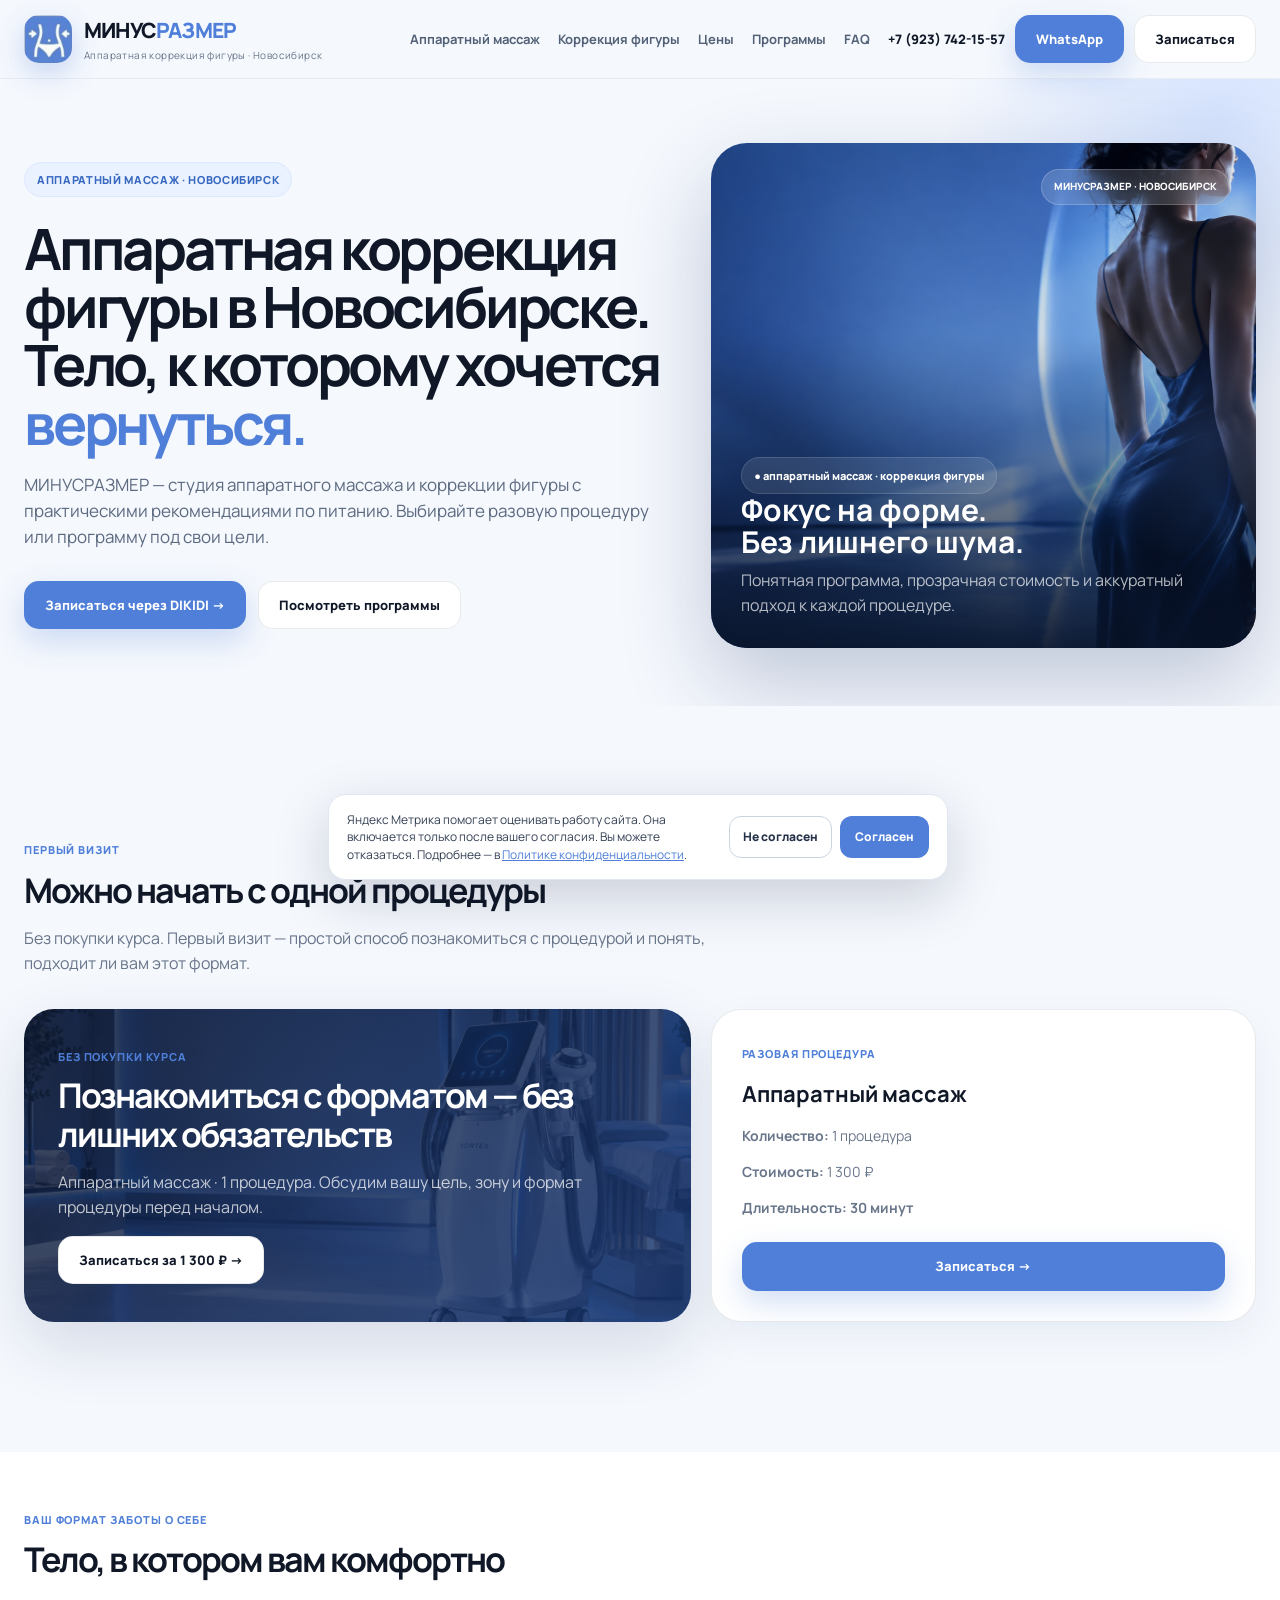
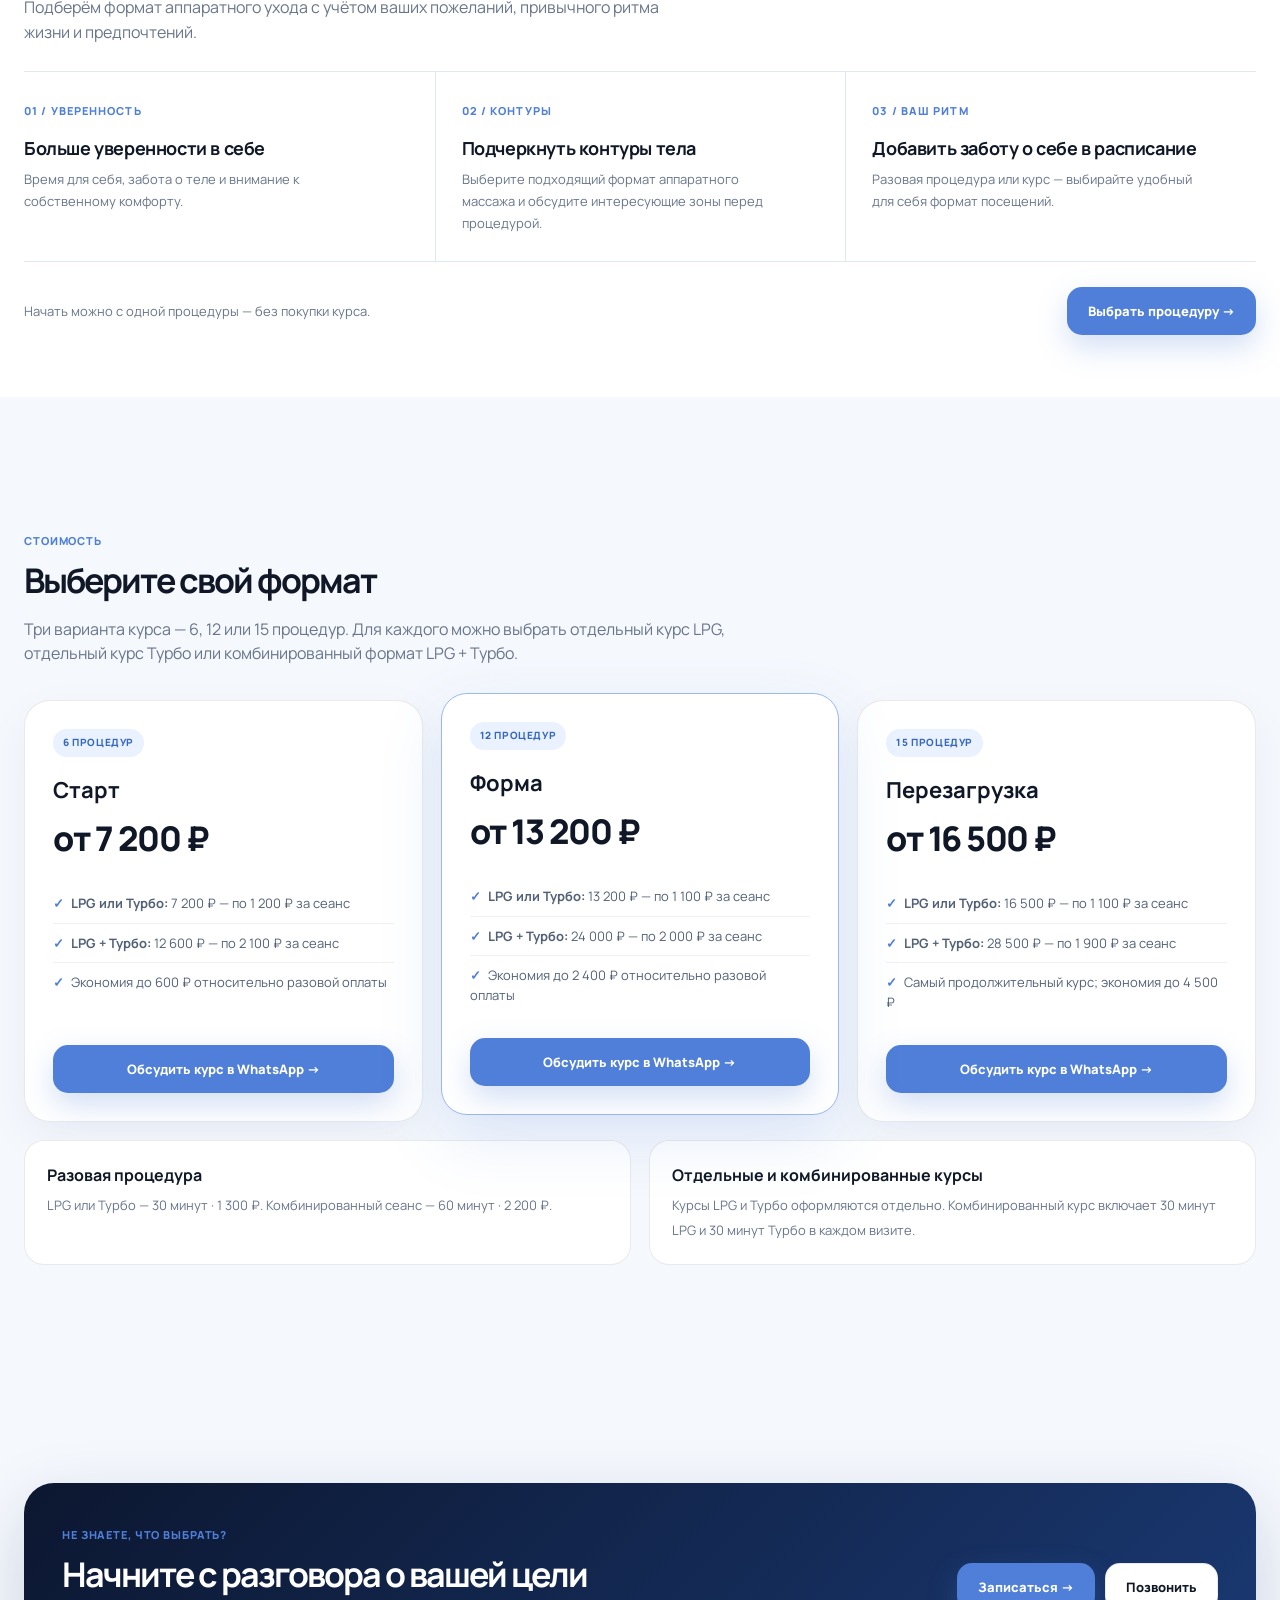
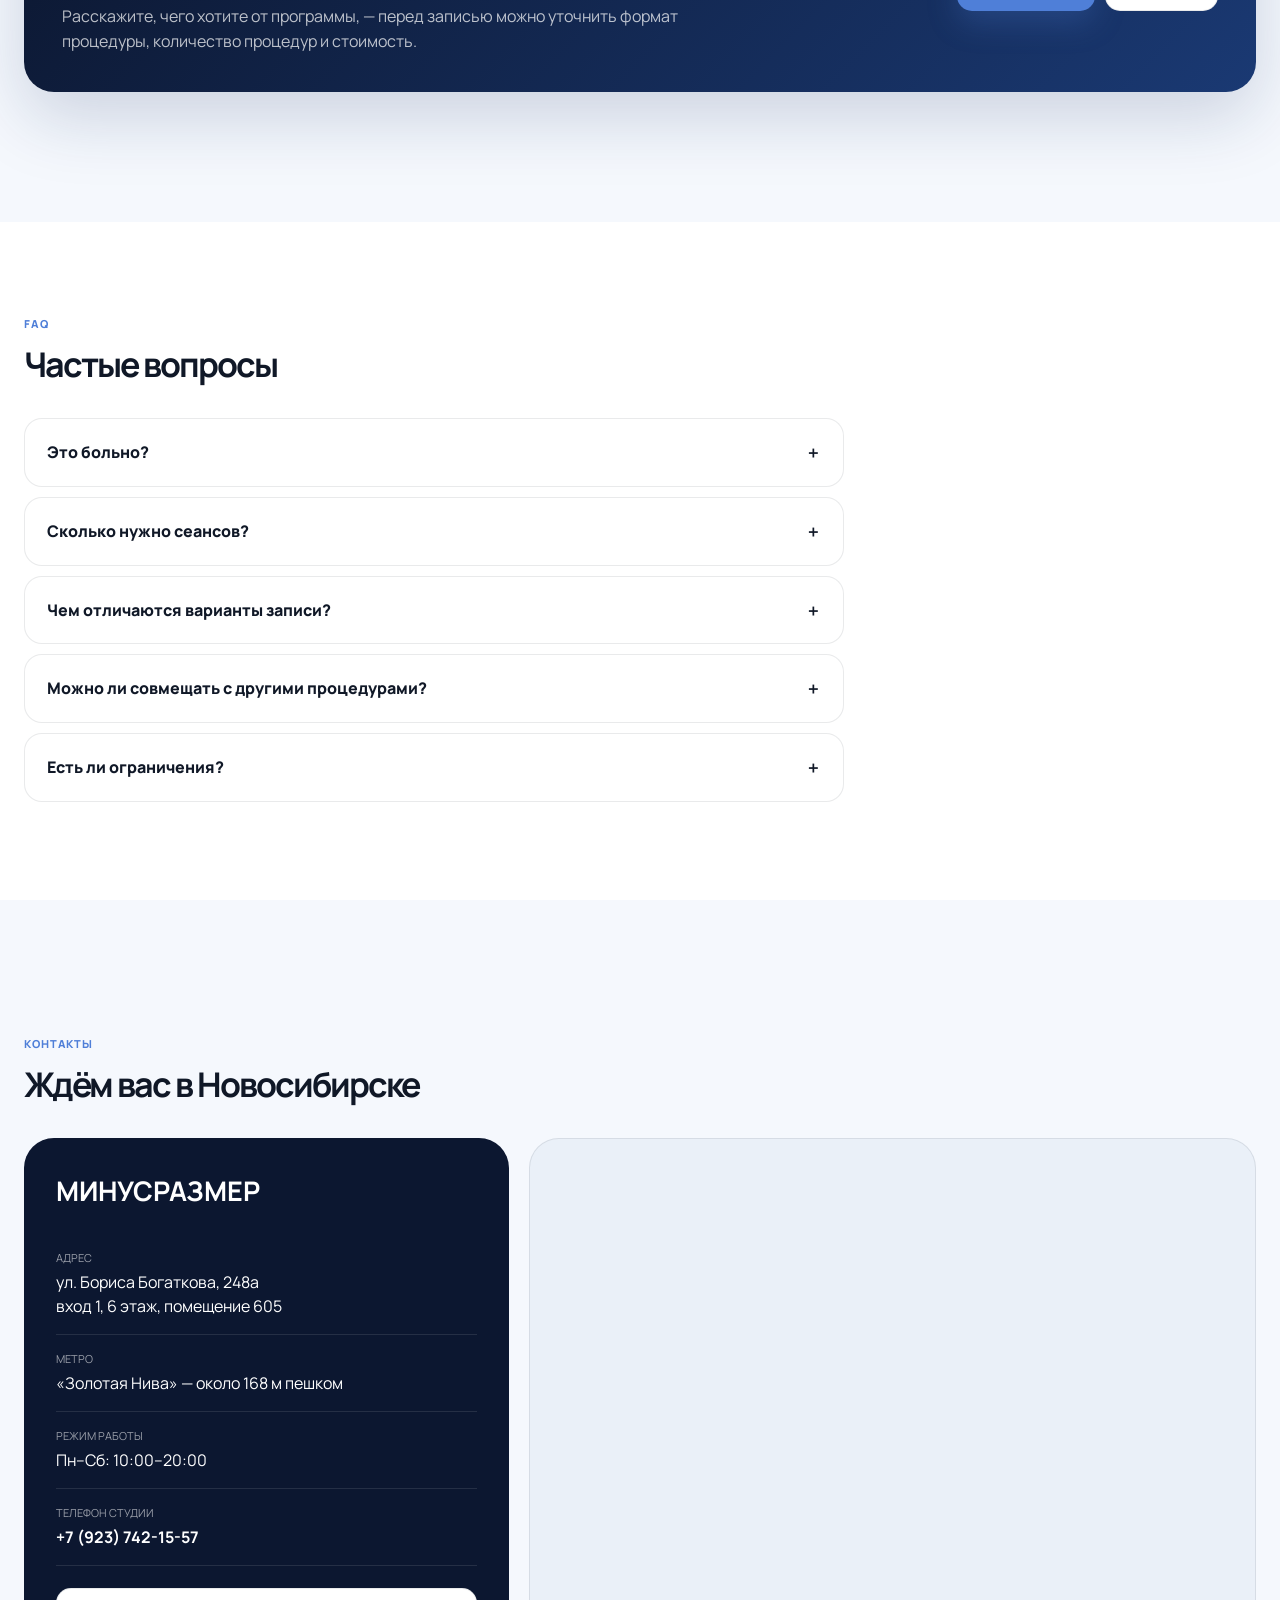
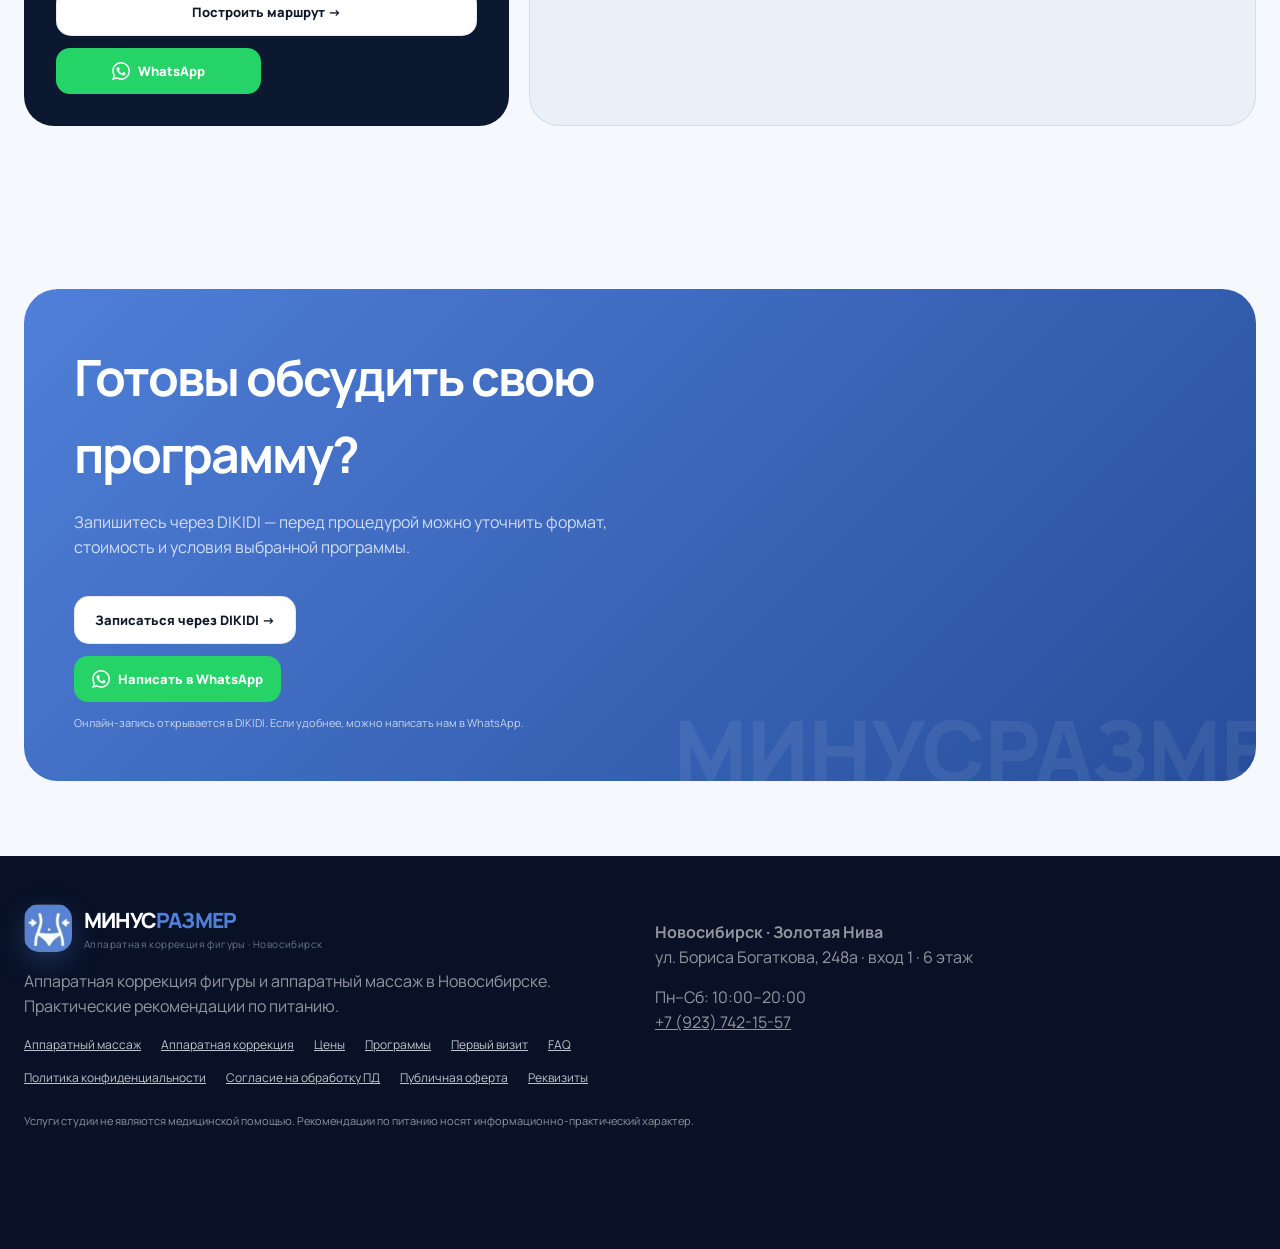
<file: index.html>
<!doctype html>
<html lang="ru">
<head>
<meta charset="utf-8"><meta name="robots" content="index,follow">
<meta name="viewport" content="width=device-width,initial-scale=1,viewport-fit=cover">
<title>МИНУСРАЗМЕР — Аппаратная коррекция фигуры в Новосибирске</title>
<meta name="description" content="МИНУСРАЗМЕР — студия аппаратной коррекции фигуры и аппаратного массажа LPG и Турбо в Новосибирске, у метро Золотая Нива. Разовая процедура от 1 300 ₽, комбинированный сеанс 2 200 ₽, курсы на 6, 12 и 15 посещений.">
<meta name="theme-color" content="#4f7fd8">
<meta property="og:type" content="website">
<meta property="og:locale" content="ru_RU">
<meta property="og:site_name" content="МИНУСРАЗМЕР">
<meta property="og:title" content="МИНУСРАЗМЕР — Аппаратная коррекция фигуры в Новосибирске">
<meta property="og:description" content="Аппаратная коррекция фигуры и аппаратный массаж LPG и Турбо в Новосибирске, рядом с метро Золотая Нива. Процедуры от 1 300 ₽, комбинированный сеанс и курсы на 6, 12 и 15 посещений.">
<meta property="og:image" content="https://xn--80akfctdeyeev.xn--p1ai/assets/hero-visual.png">
<meta property="og:url" content="https://xn--80akfctdeyeev.xn--p1ai/">
<meta name="twitter:card" content="summary_large_image">
<meta name="twitter:title" content="МИНУСРАЗМЕР — Аппаратная коррекция фигуры в Новосибирске">
<meta name="twitter:description" content="Аппаратная коррекция фигуры и аппаратный массаж LPG и Турбо в Новосибирске, рядом с метро Золотая Нива. Процедуры от 1 300 ₽, комбинированный сеанс и курсы на 6, 12 и 15 посещений.">
<meta name="twitter:image" content="https://xn--80akfctdeyeev.xn--p1ai/assets/hero-visual.png">
<link rel="canonical" href="https://xn--80akfctdeyeev.xn--p1ai/">
<link rel="icon" type="image/x-icon" href="/favicon.ico"><link rel="icon" type="image/png" sizes="32x32" href="/favicon-32x32.png"><link rel="apple-touch-icon" sizes="180x180" href="/apple-touch-icon.png"><link rel="manifest" href="/site.webmanifest">
<link rel="preload" as="image" href="/assets/hero-visual.png" fetchpriority="high"><link rel="preconnect" href="https://fonts.googleapis.com">
<link rel="preconnect" href="https://fonts.gstatic.com" crossorigin>
<link href="https://fonts.googleapis.com/css2?family=Manrope:wght@400;500;600;700;800&display=swap" rel="stylesheet">
<style>
:root{
  --blue:#4f7fd8; --blue2:#78a6ff; --navy:#0c1730; --ink:#101827; --muted:#68758a;
  --bg:#f5f8fd; --white:#fff; --line:rgba(16,24,39,.09);
  --shadow:0 24px 70px rgba(20,50,100,.10); --radius:28px;
}
*{box-sizing:border-box}
html{scroll-behavior:smooth;overflow-x:clip}
body{overflow-x:clip}
body{margin:0;background:var(--bg);color:var(--ink);font-family:Manrope,Arial,sans-serif;line-height:1.55}
a{color:inherit}
a:focus-visible{outline:3px solid #78a6ff;outline-offset:3px;border-radius:6px}
button:focus-visible{outline:3px solid #78a6ff;outline-offset:3px}
.container{width:min(1240px,calc(100% - 48px));margin:auto}
.header{position:sticky;top:0;z-index:1000;background:rgba(245,248,253,.84);backdrop-filter:blur(18px);border-bottom:1px solid rgba(16,24,39,.06)}
.header-inner{min-height:78px;display:flex;align-items:center;gap:18px}
.brand{display:flex;align-items:center;gap:12px;text-decoration:none;min-width:max-content}
.logo{width:48px;height:48px;border-radius:15px;object-fit:cover;box-shadow:0 10px 28px rgba(79,127,216,.28)}
.brand-name{font-size:21px;font-weight:800;letter-spacing:-.8px}
.brand-name span{color:var(--blue)}
.brand-sub{display:block;color:var(--muted);font-size:10px;letter-spacing:.04em;margin-top:1px}
.nav{display:flex;gap:18px;margin-left:auto}
.nav a{text-decoration:none;font-size:13px;font-weight:700;color:#536177;transition:.2s}
.nav a:hover{color:var(--blue)}
.header-actions{display:flex;align-items:center;gap:10px}
.phone{font-weight:800;font-size:13px;text-decoration:none;white-space:nowrap}
.btn{display:inline-flex;align-items:center;justify-content:center;gap:9px;min-height:48px;padding:13px 20px;border-radius:15px;border:1px solid transparent;text-decoration:none;font-weight:800;font-size:13px;cursor:pointer;transition:transform .2s,box-shadow .2s,background .2s;white-space:nowrap}
.btn svg{width:17px;height:17px;flex:0 0 auto}.btn span{display:inline-block}
.btn-primary{background:var(--blue);color:#fff !important;box-shadow:0 12px 30px rgba(79,127,216,.25);text-shadow:none}.btn-primary span{color:#fff !important;opacity:1}.outcomes .btn-primary{background:#4f7fd8 !important;color:#fff !important}.outcomes .btn-primary span{color:#fff !important;font-weight:800}
.btn-primary:hover{transform:translateY(-2px);background:#416fc4}
.btn-light{background:#fff;border-color:var(--line);color:var(--ink)}
.btn-light:hover{transform:translateY(-2px);box-shadow:0 12px 30px rgba(20,50,100,.08)}
.hero{padding:64px 0 58px;position:relative;overflow:hidden}
.hero:before{content:"";position:absolute;width:600px;height:600px;right:-240px;top:-260px;background:radial-gradient(circle,rgba(120,166,255,.26),transparent 65%);pointer-events:none}
.hero-grid{display:grid;grid-template-columns:minmax(0,1.08fr) minmax(420px,.92fr);gap:48px;align-items:center}
.eyebrow{display:inline-flex;align-items:center;gap:8px;background:#eaf2ff;color:#3768c0;border:1px solid #dbe8ff;padding:8px 12px;border-radius:999px;font-size:11px;font-weight:800;letter-spacing:.06em;text-transform:uppercase}
.hero h1{font-size:clamp(50px,4.45vw,60px);line-height:1.02;letter-spacing:-3.2px;margin:22px 0 20px;max-width:700px}
.hero h1 em{font-style:normal;color:var(--blue)}
.hero-lead{font-size:17px;color:#5c6a80;max-width:650px}
.hero-actions{display:flex;gap:12px;flex-wrap:wrap;margin-top:30px}
.micro{font-size:11px;color:#7b8798;max-width:520px;margin-top:13px}
.visual{min-height:505px;border-radius:36px;background:#0d1a35 url('/assets/hero-visual.png') center/cover no-repeat;box-shadow:0 35px 90px rgba(16,43,95,.24);padding:30px;position:relative;overflow:hidden;color:#fff}
.visual:before{content:"";position:absolute;inset:0;background:linear-gradient(180deg,rgba(8,18,38,.10) 0%,rgba(8,18,38,.12) 38%,rgba(8,18,38,.92) 100%);pointer-events:none}.visual:after{content:"";position:absolute;inset:auto -80px 80px auto;width:260px;height:260px;border-radius:50%;background:radial-gradient(circle,rgba(120,166,255,.18),transparent 68%);pointer-events:none}
.logo-large{position:relative;z-index:3;width:92px;height:92px;border-radius:26px;object-fit:cover;border:1px solid rgba(255,255,255,.25);box-shadow:0 15px 45px rgba(0,0,0,.18)}
.visual-badge{position:absolute;right:26px;top:26px;z-index:4;padding:9px 12px;border-radius:999px;background:rgba(255,255,255,.14);border:1px solid rgba(255,255,255,.2);font-size:10px;font-weight:800;backdrop-filter:blur(12px)}
.visual-caption{display:inline-flex;margin-top:13px;padding:7px 10px;border-radius:999px;background:rgba(255,255,255,.11);border:1px solid rgba(255,255,255,.13);font-size:10px;color:rgba(255,255,255,.72)}
.visual-bottom{position:absolute;left:30px;right:30px;bottom:30px;z-index:4}
.visual h2{font-size:30px;line-height:1.08;margin:0 0 10px}
.visual p{color:rgba(255,255,255,.7);margin:0;max-width:450px}
.visual-chip{display:inline-flex;gap:8px;align-items:center;margin-top:20px;padding:9px 12px;border-radius:999px;background:rgba(255,255,255,.1);border:1px solid rgba(255,255,255,.13);font-size:11px;font-weight:800}
.section{padding:88px 0}
.section.alt{background:#fff}
.kicker{color:var(--blue);font-size:11px;font-weight:800;letter-spacing:.08em;text-transform:uppercase}
.section h2{font-size:clamp(32px,4vw,52px);line-height:1.08;letter-spacing:-2px;margin:10px 0 14px}
.section-head{max-width:720px;margin-bottom:34px}
.section-head p{color:var(--muted);font-size:16px}
.cards{display:grid;grid-template-columns:repeat(3,1fr);gap:18px}
.card{background:#fff;border:1px solid var(--line);border-radius:24px;padding:28px;box-shadow:0 14px 40px rgba(20,50,100,.05)}
.card .num{width:42px;height:42px;border-radius:14px;background:#edf4ff;color:var(--blue);display:grid;place-items:center;font-weight:800}
.card h3{margin:22px 0 9px;font-size:19px}
.card p{margin:0;color:var(--muted);font-size:14px}
.equipment{display:grid;grid-template-columns:1.15fr .85fr;gap:20px}
.equipment-main{min-height:420px;padding:34px;border-radius:30px;background:linear-gradient(145deg,#0c1730,#193b7a);color:#fff;position:relative;overflow:hidden}
.equipment-photo{position:absolute;inset:0;background:linear-gradient(180deg,rgba(12,23,48,.08),rgba(12,23,48,.86)),url('/assets/equipment-visual.png') center/cover no-repeat;opacity:.72}
.equipment-content{position:relative;z-index:2;max-width:570px}.equipment-main .note{background:rgba(255,255,255,.10);border-color:rgba(255,255,255,.12);color:rgba(255,255,255,.78)}
.equipment-main h3{font-size:30px;margin:20px 0 10px}
.equipment-main p{color:rgba(255,255,255,.72);max-width:580px}
.equipment-icon{width:62px;height:62px;border-radius:20px;background:rgba(255,255,255,.1);display:grid;place-items:center;border:1px solid rgba(255,255,255,.12)}
.note{margin-top:18px;padding:16px 18px;border-radius:17px;background:#eef5ff;color:#4d607c;border:1px solid #dceaff;font-size:13px}
.programs{display:grid;grid-template-columns:repeat(3,1fr);gap:18px;align-items:stretch}
.program{background:#fff;border:1px solid var(--line);border-radius:26px;padding:28px;display:flex;flex-direction:column;box-shadow:0 15px 45px rgba(20,50,100,.05)}
.program.featured{border-color:#9ab9f3;box-shadow:0 24px 65px rgba(79,127,216,.14);transform:translateY(-7px)}
.program-label{display:inline-flex;width:max-content;padding:6px 10px;border-radius:999px;background:#eaf2ff;color:#3768c0;font-size:10px;font-weight:800;text-transform:uppercase;letter-spacing:.06em}
.program h3{font-size:22px;margin:16px 0 5px}.price{font-size:34px;font-weight:800;letter-spacing:-1.5px;margin:0 0 20px}.price small{font-size:13px;color:var(--muted);font-weight:600}
.program ul{list-style:none;padding:0;margin:0 0 24px;flex:1}.program li{padding:9px 0;border-bottom:1px solid #eef1f6;font-size:13px;color:#536177}.program li:last-child{border-bottom:0}.check{color:var(--blue);font-weight:800;margin-right:7px}
.payment{display:grid;grid-template-columns:1fr 1fr;gap:18px;margin-top:18px}
.payment div{padding:22px;border:1px solid var(--line);background:#fff;border-radius:20px}.payment strong{display:block;margin-bottom:4px}.payment span{font-size:13px;color:var(--muted)}
.process{display:grid;grid-template-columns:repeat(4,1fr);gap:15px}
.step{padding:23px;border-radius:22px;background:#f7f9fd;border:1px solid var(--line)}.step strong{font-size:12px;color:var(--blue)}.step h3{font-size:17px;margin:11px 0 6px}.step p{font-size:13px;color:var(--muted);margin:0}
.faq{max-width:820px}.faq details{background:#fff;border:1px solid var(--line);border-radius:18px;margin:10px 0;overflow:hidden}.faq summary{list-style:none;padding:21px 22px;cursor:pointer;font-weight:800;display:flex;justify-content:space-between;align-items:center}.faq summary::-webkit-details-marker{display:none}.answer{padding:0 22px 22px;color:var(--muted);font-size:14px}
.contact-grid{display:grid;grid-template-columns:.8fr 1.2fr;gap:20px}.contact-card{background:#0c1730;color:#fff;border-radius:30px;padding:32px}.contact-card h3{font-size:27px;margin:0 0 22px}.contact-row{padding:15px 0;border-bottom:1px solid rgba(255,255,255,.1)}.contact-row:last-child{border-bottom:0}.contact-row span{display:block;color:rgba(255,255,255,.58);font-size:11px;margin-bottom:4px}.contact-row a{color:#fff;text-decoration:none;font-weight:700}.map{min-height:420px;border-radius:30px;overflow:hidden;border:1px solid var(--line);background:#eaf0f8}.map iframe{width:100%;height:100%;min-height:420px;border:0}
.cta{padding:75px 0}.cta-box{border-radius:34px;padding:50px;background:linear-gradient(135deg,#4f7fd8,#274e9b);color:#fff;position:relative;overflow:hidden}.cta-box:after{content:"МИНУСРАЗМЕР";position:absolute;right:-70px;bottom:-35px;font-size:85px;font-weight:800;color:rgba(255,255,255,.07);white-space:nowrap}.cta-box>*{position:relative;z-index:2}.cta h2{font-size:clamp(30px,4vw,50px);letter-spacing:-2px;max-width:680px;margin:0 0 12px}.cta p{color:rgba(255,255,255,.76);max-width:600px}.cta .btn-light{margin-top:20px}.cta-note{margin-top:12px;font-size:11px;color:rgba(255,255,255,.72)}
.visual-photo-note{font-size:10px;color:rgba(255,255,255,.58);margin-top:9px}.price-note{font-size:11px;color:var(--muted);margin:-10px 0 16px}.first-visit{display:grid;grid-template-columns:1.1fr .9fr;gap:20px;align-items:stretch}.first-visit-main{background:linear-gradient(135deg,rgba(12,23,48,.82),rgba(26,57,115,.84)),url("/assets/equipment-visual.png") center/cover no-repeat;color:#fff;border-radius:30px;padding:34px;box-shadow:0 24px 65px rgba(16,43,95,.14)}.first-visit-main h2{margin-top:8px}.first-visit-main p{color:rgba(255,255,255,.74);max-width:650px}.first-visit-card{background:#fff;border:1px solid var(--line);border-radius:30px;padding:30px;box-shadow:0 14px 40px rgba(20,50,100,.05)}.first-visit-card .mini-label{font-size:11px;color:var(--blue);font-weight:800;text-transform:uppercase;letter-spacing:.08em}.first-visit-card h3{font-size:22px;margin:12px 0 6px}.first-visit-card p{color:var(--muted);font-size:14px}.first-visit-card .btn{width:100%;margin-top:10px}.device-points{display:flex;gap:8px;flex-wrap:wrap;margin-top:18px}.device-points span{padding:8px 10px;border-radius:999px;background:rgba(255,255,255,.10);border:1px solid rgba(255,255,255,.12);font-size:10px;font-weight:800}.program .btn{margin-top:auto}.contact-card .btn{width:100%} .social-actions{display:grid;grid-template-columns:1fr 1fr;gap:10px;margin-top:12px}.social-btn{display:flex;align-items:center;justify-content:center;gap:8px;min-height:46px;border-radius:14px;text-decoration:none;font-weight:800;font-size:13px;transition:transform .2s ease,box-shadow .2s ease}.social-btn:hover{transform:translateY(-2px);box-shadow:0 10px 24px rgba(0,0,0,.14)}.social-wa{background:#25D366;color:#fff}.social-tg{background:#229ED9;color:#fff}.social-btn svg{width:18px;height:18px;flex:none}.cta-social{display:flex;flex-wrap:wrap;gap:10px;margin-top:12px}.cta-social .social-btn{padding:0 18px}.contact-card .social-actions{margin-top:12px}.contact-card .social-btn{width:100%}
.footer{background:#081126;color:#fff;padding:48px 0 120px}.footer-grid{display:grid;grid-template-columns:1fr 1fr;gap:30px}.footer p,.footer small{color:rgba(255,255,255,.56)}.footer-links{display:flex;gap:14px 20px;flex-wrap:wrap;margin-top:18px}.footer-links a{color:rgba(255,255,255,.75);font-size:12px}.legal{font-size:11px;line-height:1.6;color:rgba(255,255,255,.55);margin-top:24px}
.mobile-bar{display:none;position:fixed;z-index:1200;left:10px;right:10px;bottom:10px;width:calc(100% - 20px);background:rgba(255,255,255,.94);backdrop-filter:blur(16px);padding:7px;border:1px solid var(--line);border-radius:16px;box-shadow:0 18px 50px rgba(0,0,0,.16);gap:7px;grid-template-columns:repeat(2,minmax(0,1fr))}.mobile-bar a{width:100%;min-width:0;min-inline-size:0}
.cookie{position:fixed;z-index:1300;left:16px;right:16px;bottom:16px;max-width:940px;margin:auto;background:rgba(255,255,255,.97);border:1px solid var(--line);border-radius:20px;box-shadow:0 20px 70px rgba(0,0,0,.18);padding:17px 18px;display:flex;gap:18px;align-items:center;justify-content:space-between}.cookie p{margin:0;color:#5f6d82;font-size:12px}.cookie button{border:0;background:var(--blue);color:#fff;border-radius:12px;padding:11px 17px;font-weight:800;cursor:pointer;white-space:nowrap}
.reveal{opacity:1;transform:none}


/* Компактный блок целей перед стоимостью */
.comfort-goals{padding-top:54px;padding-bottom:62px}
.comfort-goals .section-head{max-width:780px;margin-bottom:26px}
.comfort-goals .section-head p{max-width:680px}
.comfort-grid{display:grid;grid-template-columns:repeat(3,minmax(0,1fr));gap:0;border-top:1px solid #dfe7f3;border-bottom:1px solid #dfe7f3}
.comfort-item{padding:25px 26px 26px 0;position:relative}
.comfort-item+.comfort-item{border-left:1px solid #dfe7f3;padding-left:26px}
.comfort-index{font-size:11px;font-weight:800;letter-spacing:.1em;color:var(--blue)}
.comfort-item h3{font-size:18px;line-height:1.3;letter-spacing:-.4px;margin:15px 0 8px}
.comfort-item p{font-size:13px;line-height:1.7;color:var(--muted);margin:0;max-width:330px}
.comfort-action{display:flex;align-items:center;justify-content:space-between;gap:20px;margin-top:25px}
.comfort-action p{font-size:13px;color:var(--muted);margin:0}
@media(max-width:980px){.comfort-grid{grid-template-columns:1fr}.comfort-item{padding:20px 0}.comfort-item+.comfort-item{border-left:0;border-top:1px solid #dfe7f3;padding-left:0}.comfort-item h3{margin-top:10px}}
@media(max-width:680px){.comfort-goals{padding-top:38px;padding-bottom:42px}.comfort-action{align-items:stretch;flex-direction:column;gap:14px}.comfort-action .btn{width:100%}}

.goal-grid{grid-template-columns:repeat(4,1fr)}
.goal-card{text-decoration:none;color:inherit;position:relative;transition:transform .2s,box-shadow .2s,border-color .2s}
.goal-card:hover{transform:translateY(-4px);box-shadow:0 20px 48px rgba(20,50,100,.09);border-color:#cbdcff}
.goal-link{display:inline-block;margin-top:18px;color:var(--blue);font-size:12px;font-weight:800}
.outcomes{margin-top:18px;padding:22px 24px;border:1px solid #cbdcf7;background:#fff;border-radius:22px;display:flex;align-items:center;justify-content:space-between;gap:18px;box-shadow:0 12px 35px rgba(20,50,100,.06)}
.outcomes strong,.outcomes span{display:block}.outcomes strong{font-size:15px;color:#172642}.outcomes span{font-size:12px;color:#526681;margin-top:5px}.outcomes .btn{min-height:50px;padding:14px 22px;box-shadow:0 10px 26px rgba(79,127,216,.22)}
.choice-box{display:flex;align-items:center;justify-content:space-between;gap:30px;padding:38px;border-radius:30px;background:linear-gradient(135deg,#0c1730,#1a3973);color:#fff;box-shadow:0 25px 70px rgba(16,43,95,.18)}
.choice-box h2{max-width:650px;margin-bottom:10px}.choice-box p{max-width:680px;color:rgba(255,255,255,.72);margin:0}.choice-actions{display:flex;gap:10px;flex-wrap:wrap;flex:none}.choice-actions .btn-light{background:#fff;color:#101827}

@media(max-width:1120px){.nav{display:none}.phone{font-size:12px}.header-actions .btn{padding-left:16px;padding-right:16px}}
@media(max-width:980px){.hero-grid,.contact-grid{grid-template-columns:1fr}.hero{padding-top:52px}.hero h1{max-width:780px}.visual{min-height:460px}.cards,.programs,.goal-grid{grid-template-columns:1fr 1fr}.process{grid-template-columns:1fr 1fr}.equipment{grid-template-columns:1fr}.program.featured{transform:none}}
@media(max-width:680px){.hero h1 .hero-location-break{display:block}.container{width:min(100% - 28px,1180px)}.header-inner{min-height:68px}.brand-sub,.nav,.phone{display:none}.logo{width:43px;height:43px}.brand-name{font-size:19px}.header-actions{margin-left:auto}.header-actions .btn{padding:11px 14px}.hero{padding:42px 0 48px}.hero h1{font-size:clamp(38px,10.5vw,46px);line-height:1.04;letter-spacing:-2.4px;margin-top:18px}.hero-lead{font-size:16px}.hero-actions{flex-direction:column}.hero-actions .btn{width:100%}.visual{min-height:380px;padding:20px;border-radius:25px}.visual-badge{right:18px;top:18px}.equipment-main{min-height:390px}.logo-large{width:85px;height:85px;border-radius:23px}.visual-bottom{left:22px;right:22px;bottom:22px}.visual h2{font-size:25px;line-height:1.08}.section{padding:58px 0}.cards,.programs,.process,.payment,.goal-grid{grid-template-columns:1fr}.program.featured{transform:none}.contact-grid{gap:14px}.map iframe{min-height:330px}.map{min-height:330px}.cta{padding:50px 0}.cta-box{padding:32px 24px}.footer-grid{grid-template-columns:1fr}.outcomes,.choice-box{align-items:stretch;flex-direction:column}.choice-actions{width:100%}.choice-actions .btn{flex:1}.mobile-bar{display:grid;left:10px;right:10px;bottom:10px;width:calc(100% - 20px);padding:7px;gap:7px;border-radius:16px}.mobile-bar .btn{width:100%;min-width:0;min-height:44px;padding:10px 8px;font-size:12px;border-radius:12px;overflow:hidden}.cookie{left:10px;right:10px;bottom:72px;max-width:none;padding:12px 13px;gap:9px;flex-direction:row;align-items:center;border-radius:15px}.cookie span{font-size:10px;line-height:1.35}.cookie button{width:auto;flex:0 0 auto;padding:9px 12px;font-size:11px;border-radius:10px}.footer{padding-bottom:86px}}
@media(max-width:520px){.brand-name{font-size:17px;letter-spacing:-.6px}.logo{width:40px;height:40px;border-radius:13px}.header-inner{gap:8px}.header-actions{gap:6px}.header-actions .phone,.header-actions .btn-primary{display:none}.header-actions .btn{min-height:42px;padding:10px 13px;font-size:12px;border-radius:13px}.hero-lead{font-size:15px;line-height:1.6}.hero-actions{gap:10px}.visual-badge{font-size:9px;padding:8px 10px}.visual-chip{font-size:9px}.visual p{font-size:13px}.visual-bottom{left:20px;right:20px;bottom:20px}.cta-box{border-radius:26px}}
@media(prefers-reduced-motion:reduce){html{scroll-behavior:auto}.js-ready .reveal{opacity:1;transform:none;transition:none}}
</style>
<script type="application/ld+json">
{
 "@context":"https://schema.org",
 "@type":"BeautySalon",
 "@id":"https://xn--80akfctdeyeev.xn--p1ai/#business",
 "logo":"https://xn--80akfctdeyeev.xn--p1ai/logo.png",
 "image":"https://xn--80akfctdeyeev.xn--p1ai/assets/hero-visual.png",
 "geo":{"@type":"GeoCoordinates","latitude":55.037134,"longitude":82.978497},
 "name":"МИНУСРАЗМЕР",
 "description":"Аппаратная коррекция фигуры и аппаратный массаж в Новосибирске. Практические рекомендации по питанию.",
 "url":"https://xn--80akfctdeyeev.xn--p1ai/",
 "telephone":"+7 923 742-15-57",
 "address":{"@type":"PostalAddress","streetAddress":"ул. Бориса Богаткова, 248а, вход 1, 6 этаж, помещение 605","addressLocality":"Новосибирск","addressCountry":"RU"},
 "openingHoursSpecification":{"@type":"OpeningHoursSpecification","dayOfWeek":["Monday","Tuesday","Wednesday","Thursday","Friday","Saturday"],"opens":"10:00","closes":"20:00"},
 "areaServed":{"@type":"City","name":"Новосибирск"},
 "sameAs":["https://yandex.ru/maps/org/minusrazmer/184194893023/"],
 "hasMap":"https://yandex.ru/maps/org/minusrazmer/184194893023/",
 "priceRange":"₽₽",
 "hasOfferCatalog":{"@type":"OfferCatalog","name":"Услуги МИНУСРАЗМЕР","itemListElement":[{"@type":"Offer","itemOffered":{"@type":"Service","name":"Аппаратный массаж"}},{"@type":"Offer","itemOffered":{"@type":"Service","name":"Аппаратная коррекция фигуры"}}]}
}
</script>
<link rel="stylesheet" href="/assets/page-shell.css"></head>
<body>
<header class="header">
  <div class="container header-inner">
    <a class="brand" href="#top" aria-label="МИНУСРАЗМЕР">
      <img class="logo" src="/logo.png" alt="Логотип МИНУСРАЗМЕР">
      <span><span class="brand-name">МИНУС<span>РАЗМЕР</span></span><span class="brand-sub">Аппаратная коррекция фигуры · Новосибирск</span></span>
    </a>
    <nav class="nav" aria-label="Навигация">
      <a href="/apparatnyy-massazh.html">Аппаратный массаж</a><a href="/apparatnaya-korrekciya-figury.html">Коррекция фигуры</a><a href="/ceny.html">Цены</a><a href="/programmy.html">Программы</a><a href="/faq.html">FAQ</a>
    </nav>
    <div class="header-actions">
      <a class="phone" data-track="booking_phone" href="tel:+79237421557">+7 (923) 742-15-57</a>
      <a class="btn btn-primary" data-track="whatsapp_header" target="_blank" rel="noopener" href="https://wa.me/79237421557?text=%D0%97%D0%B4%D1%80%D0%B0%D0%B2%D1%81%D1%82%D0%B2%D1%83%D0%B9%D1%82%D0%B5!"><span>WhatsApp</span></a>
      <a class="btn btn-light" data-track="booking" href="https://dikidi.ru/#widget=214517"><span>Записаться</span></a>
    </div>
  </div>
</header>

<main id="top">
<section class="hero">
  <div class="container hero-grid">
    <div class="reveal">
      <span class="eyebrow">аппаратный массаж · Новосибирск</span>
      <h1>Аппаратная коррекция фигуры в Новосибирске. Тело, к которому хочется <em>вернуться.</em></h1>
      <p class="hero-lead">МИНУСРАЗМЕР — студия аппаратного массажа и коррекции фигуры с практическими рекомендациями по питанию. Выбирайте разовую процедуру или программу под свои цели.</p>
      <div class="hero-actions">
        <a class="btn btn-primary" data-track="booking" href="https://dikidi.ru/#widget=214517"><span>Записаться через DIKIDI →</span></a>
        <a class="btn btn-light" href="/programmy.html"><span>Посмотреть программы</span></a>
      </div>
      
    </div>
    <div class="visual reveal">
      <div class="visual-badge">МИНУСРАЗМЕР · НОВОСИБИРСК</div>
      <div class="visual-bottom">
        <span class="visual-chip">● аппаратный массаж · коррекция фигуры</span>
        <h2>Фокус на форме.<br>Без лишнего шума.</h2>
        <p>Понятная программа, прозрачная стоимость и аккуратный подход к каждой процедуре.</p>
      </div>
    </div>
  </div>
</section>

<section class="section" id="first-visit">
  <div class="container">
    <div class="section-head reveal">
      <span class="kicker">Первый визит</span>
      <h2>Можно начать с одной процедуры</h2>
      <p>Без покупки курса. Первый визит — простой способ познакомиться с процедурой и понять, подходит ли вам этот формат.</p>
    </div>
    <div class="first-visit">
      <div class="first-visit-main reveal">
        <span class="kicker">Без покупки курса</span>
        <h2>Познакомиться с форматом — без лишних обязательств</h2>
        <p>Аппаратный массаж · 1 процедура. Обсудим вашу цель, зону и формат процедуры перед началом.</p>
        <a class="btn btn-light" data-track="booking_first_visit" href="https://dikidi.ru/#widget=214517"><span>Записаться за 1 300 ₽ →</span></a>
      </div>
      <div class="first-visit-card reveal">
        <span class="mini-label">Разовая процедура</span>
        <h3>Аппаратный массаж</h3>
        <p><strong>Количество:</strong> 1 процедура</p>
        <p><strong>Стоимость:</strong> 1 300 ₽</p>
        <p><strong>Длительность:</strong> <strong>30 минут</strong></p>
        <a class="btn btn-primary" href="https://dikidi.ru/#widget=214517"><span>Записаться →</span></a>
      </div>
    </div>
  </div>
</section>


<section class="section alt comfort-goals" id="comfort-goals">
  <div class="container">
    <div class="section-head reveal">
      <span class="kicker">Ваш формат заботы о себе</span>
      <h2>Тело, в котором вам комфортно</h2>
      <p>Подберём формат аппаратного ухода с учётом ваших пожеланий, привычного ритма жизни и предпочтений.</p>
    </div>
    <div class="comfort-grid">
      <article class="comfort-item reveal">
        <span class="comfort-index">01 / УВЕРЕННОСТЬ</span>
        <h3>Больше уверенности в себе</h3>
        <p>Время для себя, забота о теле и внимание к собственному комфорту.</p>
      </article>
      <article class="comfort-item reveal">
        <span class="comfort-index">02 / КОНТУРЫ</span>
        <h3>Подчеркнуть контуры тела</h3>
        <p>Выберите подходящий формат аппаратного массажа и обсудите интересующие зоны перед процедурой.</p>
      </article>
      <article class="comfort-item reveal">
        <span class="comfort-index">03 / ВАШ РИТМ</span>
        <h3>Добавить заботу о себе в расписание</h3>
        <p>Разовая процедура или курс — выбирайте удобный для себя формат посещений.</p>
      </article>
    </div>
    <div class="comfort-action reveal">
      <p>Начать можно с одной процедуры — без покупки курса.</p>
      <a class="btn btn-primary" href="#program"><span>Выбрать процедуру →</span></a>
    </div>
  </div>
</section>

<section class="section" id="program">
  <div class="container">
    <div class="section-head reveal"><span class="kicker">Стоимость</span><h2>Выберите свой формат</h2><p>Три варианта курса — 6, 12 или 15 процедур. Для каждого можно выбрать отдельный курс LPG, отдельный курс Турбо или комбинированный формат LPG + Турбо.</p></div>
    <div class="programs">
      <article class="program reveal"><span class="program-label">6 процедур</span><h3>Старт</h3><div class="price">от 7 200 ₽</div><ul><li><span class="check">✓</span><strong>LPG или Турбо:</strong> 7 200 ₽ — по 1 200 ₽ за сеанс</li><li><span class="check">✓</span><strong>LPG + Турбо:</strong> 12 600 ₽ — по 2 100 ₽ за сеанс</li><li><span class="check">✓</span>Экономия до 600 ₽ относительно разовой оплаты</li></ul><a class="btn btn-primary" data-track="booking_start" href="https://wa.me/79237421557?text=%D0%97%D0%B4%D1%80%D0%B0%D0%B2%D1%81%D1%82%D0%B2%D1%83%D0%B9%D1%82%D0%B5!%20%D0%A5%D0%BE%D1%87%D1%83%20%D0%B7%D0%B0%D0%BF%D0%B8%D1%81%D0%B0%D1%82%D1%8C%D1%81%D1%8F%20%D0%BD%D0%B0%20%D0%BA%D1%83%D1%80%D1%81%20%C2%AB%D0%A1%D1%82%D0%B0%D1%80%D1%82%C2%BB.%20%D0%9F%D0%BE%D0%BC%D0%BE%D0%B3%D0%B8%D1%82%D0%B5%20%D0%B2%D1%8B%D0%B1%D1%80%D0%B0%D1%82%D1%8C%20%D0%BD%D0%B0%D0%BF%D1%80%D0%B0%D0%B2%D0%BB%D0%B5%D0%BD%D0%B8%D0%B5%3A%20LPG%2C%20Turbo%20%D0%B8%D0%BB%D0%B8%20LPG%20%2B%20Turbo."><span>Обсудить курс в WhatsApp →</span></a></article>
      <article class="program featured reveal"><span class="program-label">12 процедур</span><h3>Форма</h3><div class="price">от 13 200 ₽</div><ul><li><span class="check">✓</span><strong>LPG или Турбо:</strong> 13 200 ₽ — по 1 100 ₽ за сеанс</li><li><span class="check">✓</span><strong>LPG + Турбо:</strong> 24 000 ₽ — по 2 000 ₽ за сеанс</li><li><span class="check">✓</span>Экономия до 2 400 ₽ относительно разовой оплаты</li></ul><a class="btn btn-primary" data-track="booking_form" href="https://wa.me/79237421557?text=%D0%97%D0%B4%D1%80%D0%B0%D0%B2%D1%81%D1%82%D0%B2%D1%83%D0%B9%D1%82%D0%B5!%20%D0%A5%D0%BE%D1%87%D1%83%20%D0%B7%D0%B0%D0%BF%D0%B8%D1%81%D0%B0%D1%82%D1%8C%D1%81%D1%8F%20%D0%BD%D0%B0%20%D0%BA%D1%83%D1%80%D1%81%20%C2%AB%D0%A4%D0%BE%D1%80%D0%BC%D0%B0%C2%BB.%20%D0%9F%D0%BE%D0%BC%D0%BE%D0%B3%D0%B8%D1%82%D0%B5%20%D0%B2%D1%8B%D0%B1%D1%80%D0%B0%D1%82%D1%8C%20%D0%BD%D0%B0%D0%BF%D1%80%D0%B0%D0%B2%D0%BB%D0%B5%D0%BD%D0%B8%D0%B5%3A%20LPG%2C%20Turbo%20%D0%B8%D0%BB%D0%B8%20LPG%20%2B%20Turbo."><span>Обсудить курс в WhatsApp →</span></a></article>
      <article class="program reveal"><span class="program-label">15 процедур</span><h3>Перезагрузка</h3><div class="price">от 16 500 ₽</div><ul><li><span class="check">✓</span><strong>LPG или Турбо:</strong> 16 500 ₽ — по 1 100 ₽ за сеанс</li><li><span class="check">✓</span><strong>LPG + Турбо:</strong> 28 500 ₽ — по 1 900 ₽ за сеанс</li><li><span class="check">✓</span>Самый продолжительный курс; экономия до 4 500 ₽</li></ul><a class="btn btn-primary" data-track="booking_reset" href="https://wa.me/79237421557?text=%D0%97%D0%B4%D1%80%D0%B0%D0%B2%D1%81%D1%82%D0%B2%D1%83%D0%B9%D1%82%D0%B5!%20%D0%A5%D0%BE%D1%87%D1%83%20%D0%B7%D0%B0%D0%BF%D0%B8%D1%81%D0%B0%D1%82%D1%8C%D1%81%D1%8F%20%D0%BD%D0%B0%20%D0%BA%D1%83%D1%80%D1%81%20%C2%AB%D0%9F%D0%B5%D1%80%D0%B5%D0%B7%D0%B0%D0%B3%D1%80%D1%83%D0%B7%D0%BA%D0%B0%C2%BB.%20%D0%9F%D0%BE%D0%BC%D0%BE%D0%B3%D0%B8%D1%82%D0%B5%20%D0%B2%D1%8B%D0%B1%D1%80%D0%B0%D1%82%D1%8C%20%D0%BD%D0%B0%D0%BF%D1%80%D0%B0%D0%B2%D0%BB%D0%B5%D0%BD%D0%B8%D0%B5%3A%20LPG%2C%20Turbo%20%D0%B8%D0%BB%D0%B8%20LPG%20%2B%20Turbo."><span>Обсудить курс в WhatsApp →</span></a></article>
    </div>
    <div class="payment">
      <div class="reveal"><strong>Разовая процедура</strong><span>LPG или Турбо — 30 минут · 1 300 ₽. Комбинированный сеанс — 60 минут · 2 200 ₽.</span></div>
      <div class="reveal"><strong>Отдельные и комбинированные курсы</strong><span>Курсы LPG и Турбо оформляются отдельно. Комбинированный курс включает 30 минут LPG и 30 минут Турбо в каждом визите.</span></div>
    </div>
  </div>
</section>

<section class="section" id="consultation">
  <div class="container">
    <div class="choice-box reveal">
      <div>
        <span class="kicker">Не знаете, что выбрать?</span>
        <h2>Начните с разговора о вашей цели</h2>
        <p>Расскажите, чего хотите от программы, — перед записью можно уточнить формат процедуры, количество процедур и стоимость.</p>
      </div>
      <div class="choice-actions">
        <a class="btn btn-primary" data-track="booking_consultation" href="https://dikidi.ru/#widget=214517"><span>Записаться →</span></a>
        <a class="btn btn-light" href="tel:+79237421557"><span>Позвонить</span></a>
      </div>
    </div>
  </div>
</section>

<section class="section alt" id="faq">
  <div class="container">
    <div class="section-head reveal"><span class="kicker">FAQ</span><h2>Частые вопросы</h2></div>
    <div class="faq">
      <details class="reveal"><summary>Это больно? <span>＋</span></summary><div class="answer">Ощущения зависят от процедуры и индивидуальной чувствительности. Перед началом специалист объясняет, как проходит сеанс и какие ощущения возможны.</div></details>
      <details class="reveal"><summary>Сколько нужно сеансов? <span>＋</span></summary><div class="answer">Можно выбрать отдельный курс LPG или отдельный курс Турбо на 6, 12 или 15 процедур. Также есть комбинированный формат: 30 минут LPG + 30 минут Турбо за визит. Цены и стоимость курса указаны на странице <a href="/ceny.html">цен</a>.</div></details>
      <details class="reveal"><summary>Чем отличаются варианты записи? <span>＋</span></summary><div class="answer">LPG и Турбо можно выбрать как отдельные процедуры и отдельные курсы. Комбинированный сеанс включает обе процедуры по 30 минут — всего 60 минут.</div></details>
      <details class="reveal"><summary>Можно ли совмещать с другими процедурами? <span>＋</span></summary><div class="answer">Совместимость оценивается индивидуально. До начала программы сообщите специалисту о других процедурах, которые вы проходите.</div></details>
      <details class="reveal"><summary>Есть ли ограничения? <span>＋</span></summary><div class="answer">Ограничения зависят от конкретной процедуры и индивидуальных обстоятельств. Перед сеансом сообщите специалисту о важных для вас обстоятельствах и самочувствии.</div></details>
    </div>
  </div>
</section>

<section class="section" id="contacts">
  <div class="container">
    <div class="section-head reveal"><span class="kicker">Контакты</span><h2>Ждём вас в Новосибирске</h2></div>
    <div class="contact-grid">
      <div class="contact-card reveal">
        <h3>МИНУСРАЗМЕР</h3>
        <div class="contact-row"><span>АДРЕС</span>ул. Бориса Богаткова, 248а<br>вход 1, 6 этаж, помещение 605</div>
        <div class="contact-row"><span>МЕТРО</span>«Золотая Нива» — около 168 м пешком</div>
        <div class="contact-row"><span>РЕЖИМ РАБОТЫ</span>Пн–Сб: 10:00–20:00</div>
        <div class="contact-row"><span>ТЕЛЕФОН СТУДИИ</span><a href="tel:+79237421557">+7 (923) 742-15-57</a></div>
        <a class="btn btn-light" style="margin-top:22px" target="_blank" rel="noopener" aria-label="Построить маршрут до МИНУСРАЗМЕР в Яндекс Картах" href="https://yandex.ru/maps/?rtext=~55.037088,82.978411&rtt=auto"><span>Построить маршрут →</span></a>
        <div class="social-actions" aria-label="Связаться с нами в мессенджерах">
          <a class="social-btn social-wa" data-track="booking_whatsapp" target="_blank" rel="noopener" href="https://wa.me/79237421557?text=%D0%97%D0%B4%D1%80%D0%B0%D0%B2%D1%81%D1%82%D0%B2%D1%83%D0%B9%D1%82%D0%B5!%20%D0%A5%D0%BE%D1%87%D1%83%20%D1%83%D1%82%D0%BE%D1%87%D0%BD%D0%B8%D1%82%D1%8C%20%D0%BF%D0%BE%D0%B4%D1%80%D0%BE%D0%B1%D0%BD%D0%BE%D1%81%D1%82%D0%B8%20%D0%BF%D0%BE%20%D0%BF%D1%80%D0%BE%D0%B3%D1%80%D0%B0%D0%BC%D0%BC%D0%B5%20%D0%9C%D0%98%D0%9D%D0%A3%D0%A1%D0%A0%D0%90%D0%97%D0%9c%D0%95%D0%A0."><svg viewBox="0 0 24 24" fill="currentColor" aria-hidden="true"><path d="M20.5 3.5A11.8 11.8 0 0 0 12.1 0C5.6 0 .3 5.3.3 11.8c0 2.1.5 4.2 1.6 6L.2 24l6.3-1.7a11.8 11.8 0 0 0 5.6 1.4h.1c6.5 0 11.8-5.3 11.8-11.8 0-3.1-1.2-6.1-3.5-8.4ZM12.2 21.7h-.1c-1.8 0-3.5-.5-5-1.4l-.4-.2-3.7 1 1-3.6-.2-.4a9.9 9.9 0 0 1-1.5-5.3C2.3 6.4 6.7 2 12.1 2c2.6 0 5.1 1 7 2.9 1.9 1.9 2.9 4.3 2.9 7 0 5.4-4.4 9.8-9.8 9.8Zm5.4-7.3c-.3-.2-1.8-.9-2.1-1-.3-.1-.5-.2-.7.2-.2.3-.8 1-.9 1.2-.2.2-.3.2-.6.1-.3-.2-1.2-.4-2.3-1.4-.8-.7-1.4-1.6-1.6-1.9-.2-.3 0-.5.1-.6l.5-.6c.2-.2.2-.3.3-.5.1-.2 0-.4 0-.6-.1-.2-.7-1.7-1-2.3-.3-.6-.5-.5-.7-.5h-.6c-.2 0-.6.1-.9.4-.3.3-1.1 1.1-1.1 2.6 0 1.5 1.1 3 1.2 3.2.2.2 2.1 3.2 5.1 4.4.7.3 1.3.5 1.7.6.7.2 1.4.2 1.9.1.6-.1 1.8-.7 2-1.3.3-.6.3-1.2.2-1.3-.1-.2-.3-.2-.5-.3Z"/></svg><span>WhatsApp</span></a>
          
        </div>
      </div>
      <div class="map reveal"><iframe src="https://yandex.ru/map-widget/v1/?ll=82.978411%2C55.037088&z=17&pt=82.978411%2C55.037088%2Cpm2rdl" loading="lazy" allowfullscreen title="Карта МИНУСРАЗМЕР"></iframe></div>
    </div>
  </div>
</section>

<section class="cta">
  <div class="container">
    <div class="cta-box reveal">
      <h2>Готовы обсудить свою программу?</h2>
      <p>Запишитесь через DIKIDI — перед процедурой можно уточнить формат, стоимость и условия выбранной программы.</p>
      <a class="btn btn-light" data-track="booking_cta" href="https://dikidi.ru/#widget=214517"><span>Записаться через DIKIDI →</span></a>
      <div class="cta-social" aria-label="Связаться с нами">
        <a class="social-btn social-wa" data-track="booking_whatsapp" target="_blank" rel="noopener" href="https://wa.me/79237421557?text=%D0%97%D0%B4%D1%80%D0%B0%D0%B2%D1%81%D1%82%D0%B2%D1%83%D0%B9%D1%82%D0%B5!%20%D0%A5%D0%BE%D1%87%D1%83%20%D1%83%D1%82%D0%BE%D1%87%D0%BD%D0%B8%D1%82%D1%8C%20%D0%BF%D0%BE%D0%B4%D1%80%D0%BE%D0%B1%D0%BD%D0%BE%D1%81%D1%82%D0%B8%20%D0%BF%D0%BE%20%D0%BF%D1%80%D0%BE%D0%B3%D1%80%D0%B0%D0%BC%D0%BC%D0%B5%20%D0%9c%D0%98%D0%9d%D0%A3%D0%A1%D0%A0%D0%90%D0%97%D0%9c%D0%95%D0%A0."><svg viewBox="0 0 24 24" fill="currentColor" aria-hidden="true"><path d="M20.5 3.5A11.8 11.8 0 0 0 12.1 0C5.6 0 .3 5.3.3 11.8c0 2.1.5 4.2 1.6 6L.2 24l6.3-1.7a11.8 11.8 0 0 0 5.6 1.4h.1c6.5 0 11.8-5.3 11.8-11.8 0-3.1-1.2-6.1-3.5-8.4ZM12.2 21.7h-.1c-1.8 0-3.5-.5-5-1.4l-.4-.2-3.7 1 1-3.6-.2-.4a9.9 9.9 0 0 1-1.5-5.3C2.3 6.4 6.7 2 12.1 2c2.6 0 5.1 1 7 2.9 1.9 1.9 2.9 4.3 2.9 7 0 5.4-4.4 9.8-9.8 9.8Zm5.4-7.3c-.3-.2-1.8-.9-2.1-1-.3-.1-.5-.2-.7.2-.2.3-.8 1-.9 1.2-.2.2-.3.2-.6.1-.3-.2-1.2-.4-2.3-1.4-.8-.7-1.4-1.6-1.6-1.9-.2-.3 0-.5.1-.6l.5-.6c.2-.2.2-.3.3-.5.1-.2 0-.4 0-.6-.1-.2-.7-1.7-1-2.3-.3-.6-.5-.5-.7-.5h-.6c-.2 0-.6.1-.9.4-.3.3-1.1 1.1-1.1 2.6 0 1.5 1.1 3 1.2 3.2.2.2 2.1 3.2 5.1 4.4.7.3 1.3.5 1.7.6.7.2 1.4.2 1.9.1.6-.1 1.8-.7 2-1.3.3-.6.3-1.2.2-1.3-.1-.2-.3-.2-.5-.3Z"/></svg><span>Написать в WhatsApp</span></a>
        
      </div>
      <div class="cta-note">Онлайн-запись открывается в DIKIDI. Если удобнее, можно написать нам в WhatsApp.</div>
    </div>
  </div>
</section>
</main>

<footer class="footer">
  <div class="container footer-grid">
    <div>
      <a class="brand" href="#top"><img class="logo" src="/logo.png" alt="МИНУСРАЗМЕР"><span><span class="brand-name" style="color:#fff">МИНУС<span>РАЗМЕР</span></span><span class="brand-sub">Аппаратная коррекция фигуры · Новосибирск</span></span></a>
      <p>Аппаратная коррекция фигуры и аппаратный массаж в Новосибирске. Практические рекомендации по питанию.</p>
      <div class="footer-links"><a href="/apparatnyy-massazh.html">Аппаратный массаж</a><a href="/apparatnaya-korrekciya-figury.html">Аппаратная коррекция</a><a href="/ceny.html">Цены</a><a href="/programmy.html">Программы</a><a href="/pervyy-vizit.html">Первый визит</a><a href="/faq.html">FAQ</a><a href="/privacy.html">Политика конфиденциальности</a><a href="/consent.html">Согласие на обработку ПД</a><a href="/offer.html">Публичная оферта</a><a href="/requisites.html">Реквизиты</a></div>
    </div>
    <div>
      <p><strong>Новосибирск · Золотая Нива</strong><br>ул. Бориса Богаткова, 248а · вход 1 · 6 этаж</p>
      <p>Пн–Сб: 10:00–20:00<br><a href="tel:+79237421557">+7 (923) 742-15-57</a></p>
    </div>
  </div>
  <div class="container legal">Услуги студии не являются медицинской помощью. Рекомендации по питанию носят информационно-практический характер.</div>
</footer>

<div class="mobile-bar"><a class="btn btn-light" href="https://wa.me/79237421557?text=%D0%97%D0%B4%D1%80%D0%B0%D0%B2%D1%81%D1%82%D0%B2%D1%83%D0%B9%D1%82%D0%B5!%20%D0%A5%D0%BE%D1%87%D1%83%20%D1%83%D1%82%D0%BE%D1%87%D0%BD%D0%B8%D1%82%D1%8C%20%D0%BF%D0%BE%D0%B4%D1%80%D0%BE%D0%B1%D0%BD%D0%BE%D1%81%D1%82%D0%B8."><span>WhatsApp</span></a><a class="btn btn-primary" data-track="booking_mobile" href="https://dikidi.ru/#widget=214517"><span>Записаться</span></a></div>
<script>
(function(){
  if(!('IntersectionObserver' in window)) return;
  const io=new IntersectionObserver(function(es){
    es.forEach(function(e){
      if(e.isIntersecting){e.target.classList.add('show');io.unobserve(e.target);}
    });
  },{threshold:.08});
  document.querySelectorAll('.reveal').forEach(function(e){io.observe(e);});
})();
</script>
<script src="/analytics.js" defer></script>
</body>
</html>
</file>
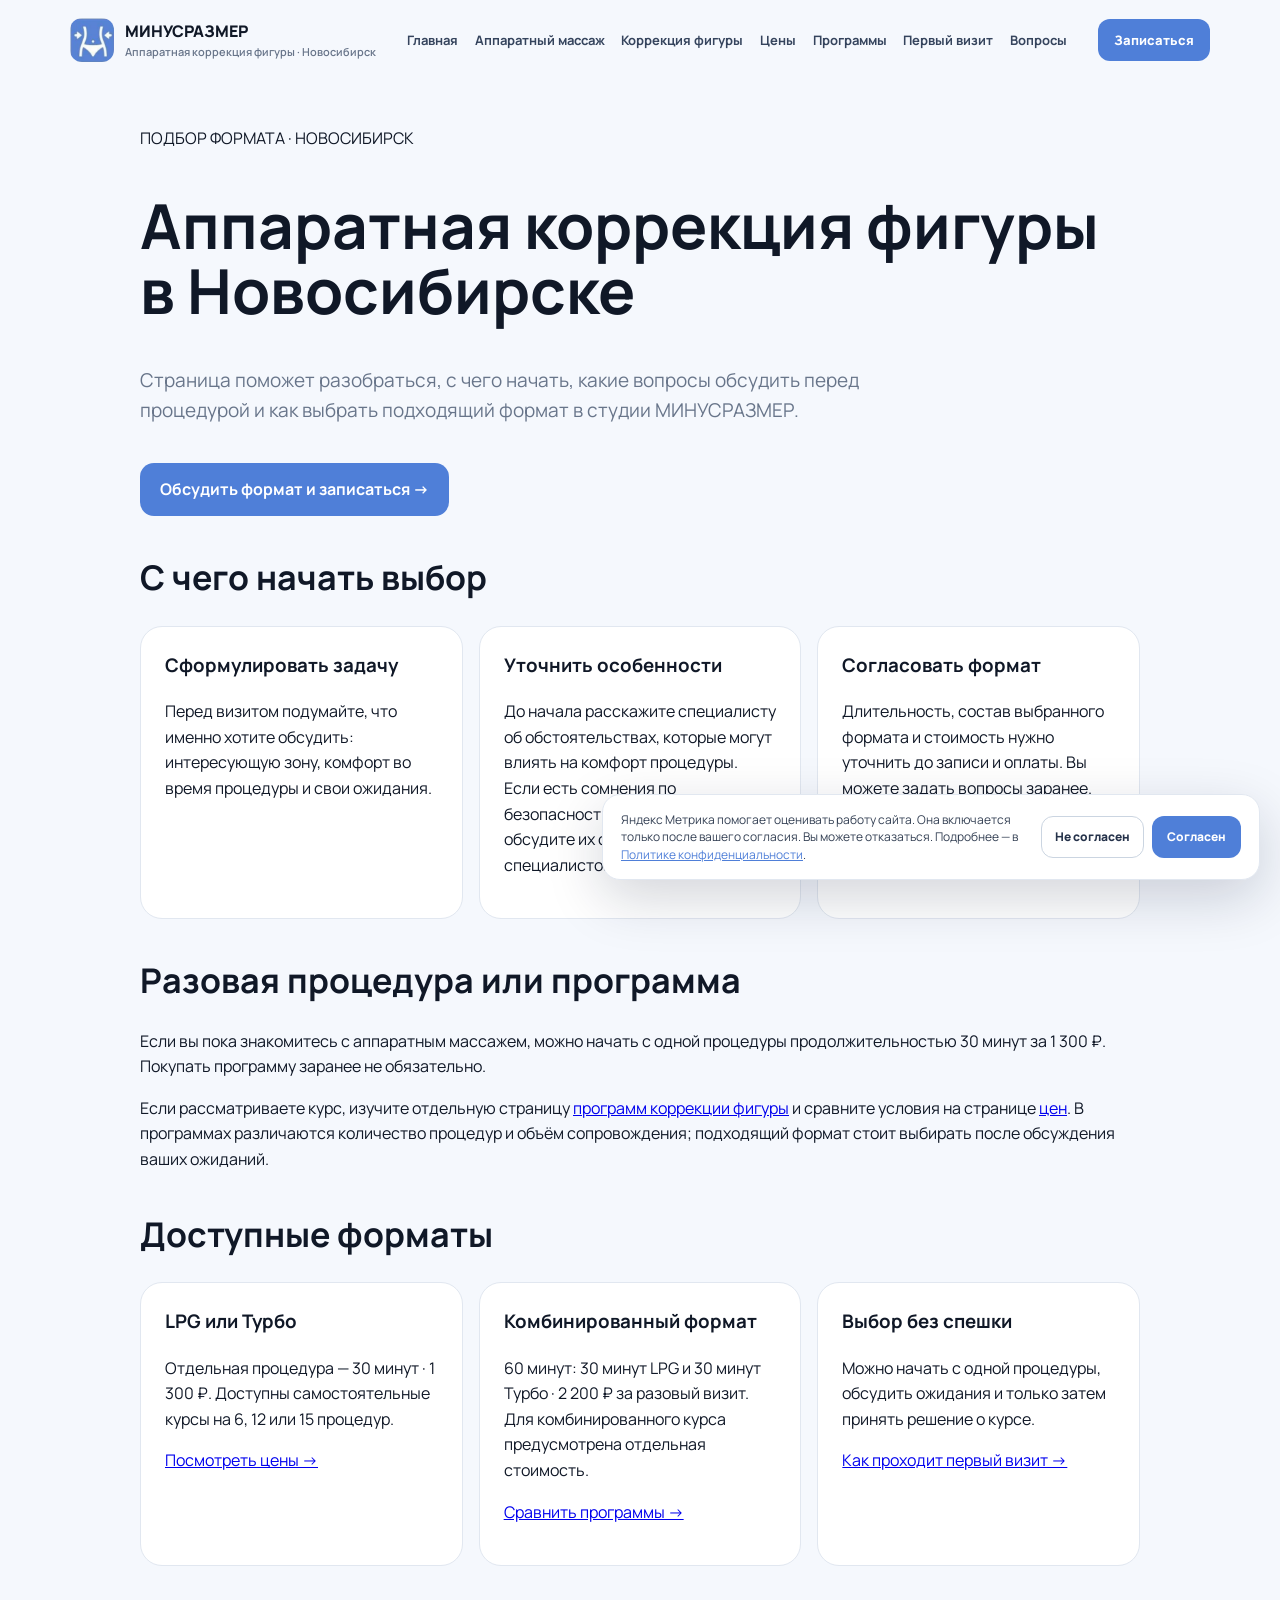
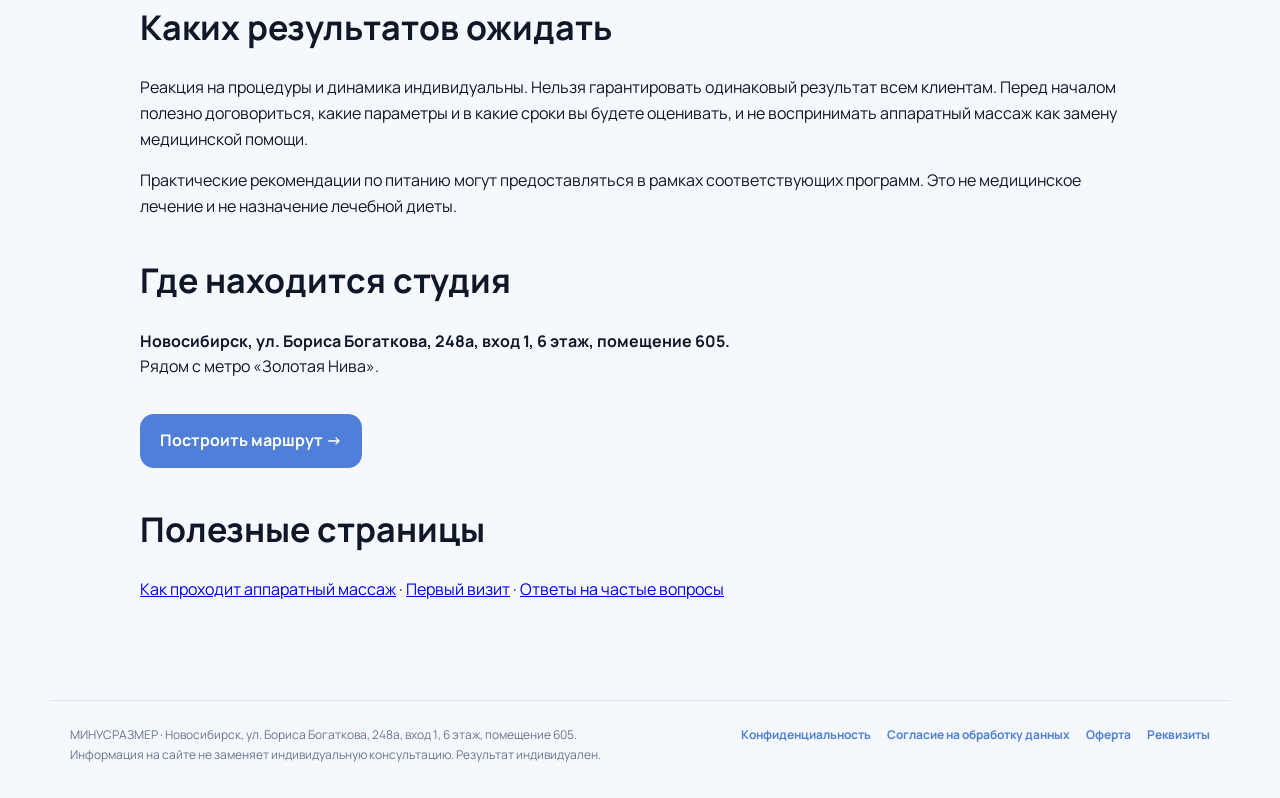
<file: apparatnaya-korrekciya-figury.html>
<!doctype html><html lang="ru"><head><meta charset="utf-8"><meta name="viewport" content="width=device-width,initial-scale=1"><meta name="robots" content="index,follow"><link rel="canonical" href="https://xn--80akfctdeyeev.xn--p1ai/apparatnaya-korrekciya-figury.html">
<meta name="theme-color" content="#4f7fd8">
<link rel="icon" href="/favicon.ico" sizes="any">
<link rel="icon" type="image/png" sizes="32x32" href="/favicon-32x32.png">
<link rel="apple-touch-icon" href="/apple-touch-icon.png">
<link rel="manifest" href="/site.webmanifest">
<meta property="og:type" content="website">
<meta property="og:locale" content="ru_RU">
<meta property="og:site_name" content="МИНУСРАЗМЕР">
<meta property="og:title" content="Аппаратная коррекция фигуры в Новосибирске — МИНУСРАЗМЕР">
<meta property="og:description" content="Аппаратная коррекция фигуры в Новосибирске: аппаратный массаж, разовая процедура 30 минут и программы на 6, 12 и 15 процедур.">
<meta property="og:url" content="https://xn--80akfctdeyeev.xn--p1ai/apparatnaya-korrekciya-figury.html">
<meta property="og:image" content="https://xn--80akfctdeyeev.xn--p1ai/assets/hero-visual.png">
<meta name="twitter:card" content="summary_large_image">
<meta name="twitter:title" content="Аппаратная коррекция фигуры в Новосибирске — МИНУСРАЗМЕР">
<meta name="twitter:description" content="Аппаратная коррекция фигуры в Новосибирске: аппаратный массаж, разовая процедура 30 минут и программы на 6, 12 и 15 процедур.">
<meta name="twitter:image" content="https://xn--80akfctdeyeev.xn--p1ai/assets/hero-visual.png">
<title>Аппаратная коррекция фигуры в Новосибирске — МИНУСРАЗМЕР</title><meta name="description" content="Аппаратная коррекция фигуры в Новосибирске: аппаратный массаж, разовая процедура 30 минут и программы на 6, 12 и 15 процедур."><style>body{margin:0;background:#f5f8fd;color:#101827;font-family:Arial,sans-serif;line-height:1.6}.w{max-width:1000px;margin:auto;padding:30px 20px}h1{font-size:clamp(38px,6vw,62px);line-height:1.05}h2{font-size:34px}.lead{font-size:19px;color:#68758a;max-width:760px}.grid{display:grid;grid-template-columns:repeat(3,1fr);gap:16px}.card{background:#fff;border:1px solid #e1e7f0;border-radius:22px;padding:24px}.btn{display:inline-block;margin-top:18px;padding:14px 20px;background:#4f7fd8;color:#fff;text-decoration:none;border-radius:14px;font-weight:700}@media(max-width:700px){.grid{grid-template-columns:1fr}}</style>
<script type="application/ld+json">
{
  "@context": "https://schema.org",
  "@type": "Service",
  "name": "Аппаратная коррекция фигуры",
  "serviceType": "Аппаратная коррекция фигуры",
  "description": "Аппаратная коррекция фигуры в студии МИНУСРАЗМЕР в Новосибирске. Информация об услуге и записи на сайте.",
  "url": "https://xn--80akfctdeyeev.xn--p1ai/apparatnaya-korrekciya-figury.html",
  "provider": {
    "@type": "BeautySalon",
      "@id": "https://xn--80akfctdeyeev.xn--p1ai/#business",
    "name": "МИНУСРАЗМЕР",
    "url": "https://xn--80akfctdeyeev.xn--p1ai/",
    "telephone": "+7 923 742-15-57",
    "address": {
      "@type": "PostalAddress",
      "streetAddress": "ул. Бориса Богаткова, 248а, вход 1, 6 этаж, помещение 605",
      "addressLocality": "Новосибирск",
      "addressCountry": "RU"
    }
  },
  "areaServed": {
    "@type": "City",
    "name": "Новосибирск"
  },
  "offers": {
    "@type": "Offer",
    "price": "1300",
    "priceCurrency": "RUB",
    "url": "https://xn--80akfctdeyeev.xn--p1ai/ceny.html"
  }
}
</script>
<script type="application/ld+json">
{
  "@context": "https://schema.org",
  "@type": "BreadcrumbList",
  "itemListElement": [
    {
      "@type": "ListItem",
      "position": 1,
      "name": "Главная",
      "item": "https://xn--80akfctdeyeev.xn--p1ai/"
    },
    {
      "@type": "ListItem",
      "position": 2,
      "name": "Аппаратная коррекция фигуры в Новосибирске",
      "item": "https://xn--80akfctdeyeev.xn--p1ai/apparatnaya-korrekciya-figury.html"
    }
  ]
}
</script>
<link rel="preconnect" href="https://fonts.googleapis.com"><link rel="preconnect" href="https://fonts.gstatic.com" crossorigin><link href="https://fonts.googleapis.com/css2?family=Manrope:wght@400;500;600;700;800&display=swap" rel="stylesheet"><link rel="stylesheet" href="/assets/page-shell.css"></head><body><header class="site-header"><a class="site-brand" href="/"><img src="/logo.png" alt="" width="44" height="44" decoding="async"><span>МИНУСРАЗМЕР<small>Аппаратная коррекция фигуры · Новосибирск</small></span></a><nav class="site-nav" aria-label="Основная навигация"><a href="/">Главная</a><a href="/apparatnyy-massazh.html">Аппаратный массаж</a><a href="/apparatnaya-korrekciya-figury.html">Коррекция фигуры</a><a href="/ceny.html">Цены</a><a href="/programmy.html">Программы</a><a href="/pervyy-vizit.html">Первый визит</a><a href="/faq.html">Вопросы</a></nav><a class="site-book" href="https://dikidi.ru/#widget=214517" data-track="booking_dikidi">Записаться</a></header><main class="w"><p>ПОДБОР ФОРМАТА · НОВОСИБИРСК</p><h1>Аппаратная коррекция фигуры в Новосибирске</h1><p class="lead">Страница поможет разобраться, с чего начать, какие вопросы обсудить перед процедурой и как выбрать подходящий формат в студии МИНУСРАЗМЕР.</p><a class="btn" href="https://dikidi.ru/#widget=214517" data-track="booking_figure_correction">Обсудить формат и записаться →</a><section class="section"><h2>С чего начать выбор</h2><div class="grid"><div class="card"><h3>Сформулировать задачу</h3><p>Перед визитом подумайте, что именно хотите обсудить: интересующую зону, комфорт во время процедуры и свои ожидания.</p></div><div class="card"><h3>Уточнить особенности</h3><p>До начала расскажите специалисту об обстоятельствах, которые могут влиять на комфорт процедуры. Если есть сомнения по безопасности, предварительно обсудите их с медицинским специалистом.</p></div><div class="card"><h3>Согласовать формат</h3><p>Длительность, состав выбранного формата и стоимость нужно уточнить до записи и оплаты. Вы можете задать вопросы заранее.</p></div></div></section><section class="section"><h2>Разовая процедура или программа</h2><p>Если вы пока знакомитесь с аппаратным массажем, можно начать с одной процедуры продолжительностью 30 минут за 1 300 ₽. Покупать программу заранее не обязательно.</p><p>Если рассматриваете курс, изучите отдельную страницу <a href="/programmy.html">программ коррекции фигуры</a> и сравните условия на странице <a href="/ceny.html">цен</a>. В программах различаются количество процедур и объём сопровождения; подходящий формат стоит выбирать после обсуждения ваших ожиданий.</p></section><section class="section"><h2>Доступные форматы</h2><div class="grid"><div class="card"><h3>LPG или Турбо</h3><p>Отдельная процедура — 30 минут · 1 300 ₽. Доступны самостоятельные курсы на 6, 12 или 15 процедур.</p><p><a href="/ceny.html">Посмотреть цены →</a></p></div><div class="card"><h3>Комбинированный формат</h3><p>60 минут: 30 минут LPG и 30 минут Турбо · 2 200 ₽ за разовый визит. Для комбинированного курса предусмотрена отдельная стоимость.</p><p><a href="/programmy.html">Сравнить программы →</a></p></div><div class="card"><h3>Выбор без спешки</h3><p>Можно начать с одной процедуры, обсудить ожидания и только затем принять решение о курсе.</p><p><a href="/pervyy-vizit.html">Как проходит первый визит →</a></p></div></div></section><section class="section"><h2>Каких результатов ожидать</h2><p>Реакция на процедуры и динамика индивидуальны. Нельзя гарантировать одинаковый результат всем клиентам. Перед началом полезно договориться, какие параметры и в какие сроки вы будете оценивать, и не воспринимать аппаратный массаж как замену медицинской помощи.</p><p>Практические рекомендации по питанию могут предоставляться в рамках соответствующих программ. Это не медицинское лечение и не назначение лечебной диеты.</p></section><section class="section"><h2>Где находится студия</h2><p><strong>Новосибирск, ул. Бориса Богаткова, 248а, вход 1, 6 этаж, помещение 605.</strong><br>Рядом с метро «Золотая Нива».</p><p><a class="btn" href="https://yandex.ru/maps/?rtext=~55.037088,82.978411&rtt=auto">Построить маршрут →</a></p></section><section class="section"><h2>Полезные страницы</h2><p><a href="/apparatnyy-massazh.html">Как проходит аппаратный массаж</a> · <a href="/pervyy-vizit.html">Первый визит</a> · <a href="/faq.html">Ответы на частые вопросы</a></p></section></main><footer class="site-footer"><p>МИНУСРАЗМЕР · Новосибирск, ул. Бориса Богаткова, 248а, вход 1, 6 этаж, помещение 605.<br>Информация на сайте не заменяет индивидуальную консультацию. Результат индивидуален.</p><nav aria-label="Юридическая информация"><a href="/privacy.html">Конфиденциальность</a><a href="/consent.html">Согласие на обработку данных</a><a href="/offer.html">Оферта</a><a href="/requisites.html">Реквизиты</a></nav></footer><script src="/analytics.js" defer></script></body></html>
</file>
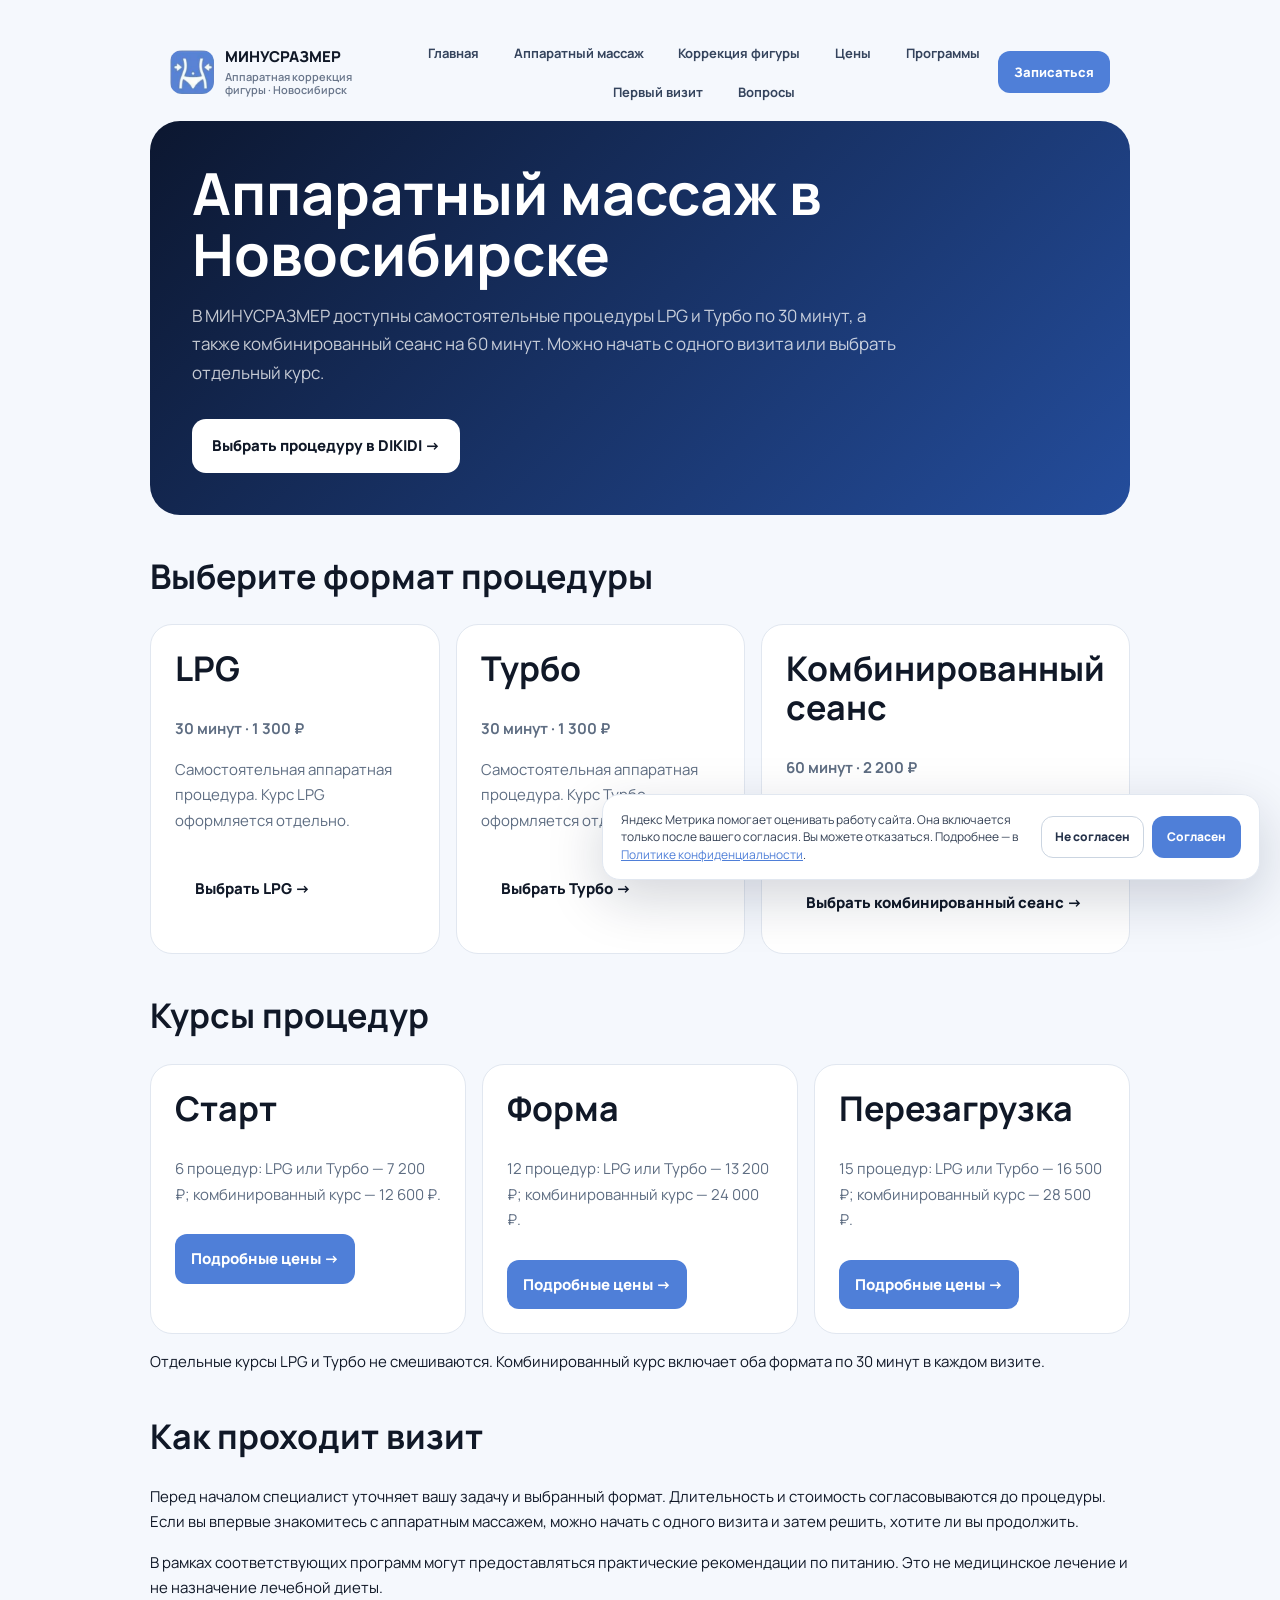
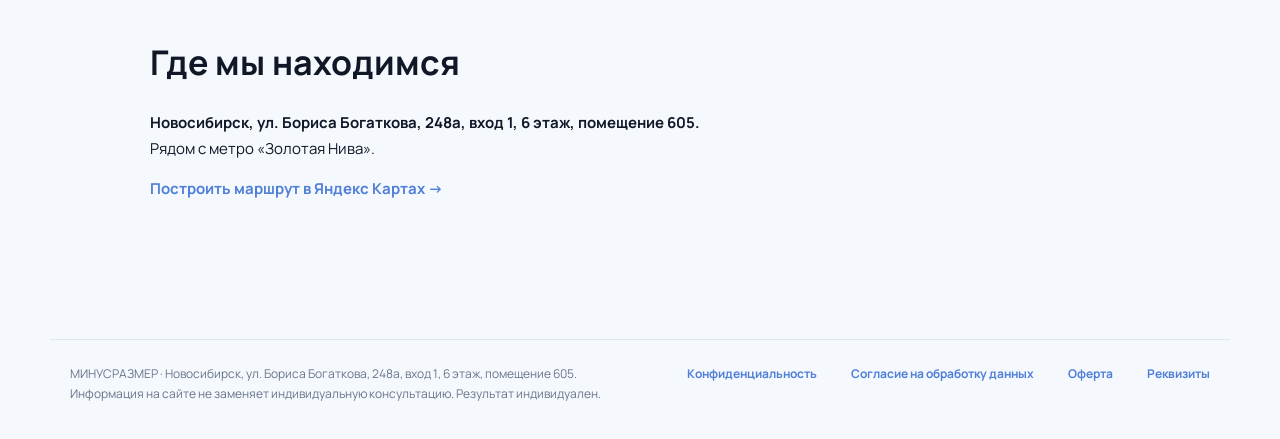
<file: apparatnyy-massazh.html>
<!doctype html><html lang="ru"><head><meta charset="utf-8"><meta name="viewport" content="width=device-width,initial-scale=1"><meta name="robots" content="index,follow"><meta name="description" content="Аппаратный массаж в Новосибирске в студии МИНУСРАЗМЕР. Разовая процедура 30 минут — 1 300 ₽, программы на 6, 12 и 15 процедур."><link rel="canonical" href="https://xn--80akfctdeyeev.xn--p1ai/apparatnyy-massazh.html">
<meta name="theme-color" content="#4f7fd8">
<link rel="icon" href="/favicon.ico" sizes="any">
<link rel="icon" type="image/png" sizes="32x32" href="/favicon-32x32.png">
<link rel="apple-touch-icon" href="/apple-touch-icon.png">
<link rel="manifest" href="/site.webmanifest">
<meta property="og:type" content="website">
<meta property="og:locale" content="ru_RU">
<meta property="og:site_name" content="МИНУСРАЗМЕР">
<meta property="og:title" content="Аппаратный массаж в Новосибирске — МИНУСРАЗМЕР">
<meta property="og:description" content="Аппаратный массаж в Новосибирске в студии МИНУСРАЗМЕР. Разовая процедура 30 минут — 1 300 ₽, программы на 6, 12 и 15 процедур.">
<meta property="og:url" content="https://xn--80akfctdeyeev.xn--p1ai/apparatnyy-massazh.html">
<meta property="og:image" content="https://xn--80akfctdeyeev.xn--p1ai/assets/hero-visual.png">
<meta name="twitter:card" content="summary_large_image">
<meta name="twitter:title" content="Аппаратный массаж в Новосибирске — МИНУСРАЗМЕР">
<meta name="twitter:description" content="Аппаратный массаж в Новосибирске в студии МИНУСРАЗМЕР. Разовая процедура 30 минут — 1 300 ₽, программы на 6, 12 и 15 процедур.">
<meta name="twitter:image" content="https://xn--80akfctdeyeev.xn--p1ai/assets/hero-visual.png">
<title>Аппаратный массаж в Новосибирске — МИНУСРАЗМЕР</title><style>body{margin:0;background:#f5f8fd;color:#101827;font:15px/1.7 Arial,sans-serif}.wrap{max-width:980px;margin:0 auto;padding:24px 20px 70px}.top{display:flex;justify-content:space-between;align-items:center;padding:12px 0 30px}.logo{width:52px;height:52px;border-radius:15px}.brand{display:flex;gap:12px;align-items:center;text-decoration:none;color:#101827;font-weight:800}.brand small{display:block;color:#68758a;font-weight:500}nav a{margin-left:18px;color:#4f7fd8;text-decoration:none;font-weight:700}.hero{background:linear-gradient(135deg,#0c1730,#244d9c);color:#fff;border-radius:30px;padding:42px}.hero h1{font-size:clamp(34px,5vw,58px);line-height:1.05;margin:0 0 16px}.hero p{color:rgba(255,255,255,.76);max-width:720px;font-size:17px}.btn{display:inline-block;margin-top:14px;padding:14px 20px;border-radius:14px;background:#fff;color:#101827;text-decoration:none;font-weight:800}.grid{display:grid;grid-template-columns:repeat(3,1fr);gap:16px;margin-top:20px}.card{background:#fff;border:1px solid #e1e7f0;border-radius:22px;padding:24px}.card h2{font-size:20px;margin-top:0}.card p,.card li{color:#5e6d82}.section{margin-top:56px}.section h2{font-size:34px;line-height:1.1}.back{color:#4f7fd8;font-weight:700;text-decoration:none}
.card .back{display:inline-flex;align-items:center;justify-content:center;margin-top:12px;padding:12px 16px;border-radius:12px;background:#4f7fd8;color:#fff;text-decoration:none;font-weight:800;transition:transform .2s,background .2s}.card .back:hover{background:#416fc4;transform:translateY(-1px)}@media(max-width:700px){.top{align-items:flex-start}.top nav{display:none}.hero{padding:28px 22px}.grid{grid-template-columns:1fr}}</style>
<script type="application/ld+json">
{
  "@context": "https://schema.org",
  "@type": "Service",
  "name": "Аппаратный массаж",
  "serviceType": "Аппаратный массаж",
  "description": "Аппаратный массаж в студии МИНУСРАЗМЕР в Новосибирске. Информация об услуге и записи на сайте.",
  "url": "https://xn--80akfctdeyeev.xn--p1ai/apparatnyy-massazh.html",
  "provider": {
    "@type": "BeautySalon",
      "@id": "https://xn--80akfctdeyeev.xn--p1ai/#business",
    "name": "МИНУСРАЗМЕР",
    "url": "https://xn--80akfctdeyeev.xn--p1ai/",
    "telephone": "+7 923 742-15-57",
    "address": {
      "@type": "PostalAddress",
      "streetAddress": "ул. Бориса Богаткова, 248а, вход 1, 6 этаж, помещение 605",
      "addressLocality": "Новосибирск",
      "addressCountry": "RU"
    }
  },
  "areaServed": {
    "@type": "City",
    "name": "Новосибирск"
  },
  "offers": {
    "@type": "Offer",
    "price": "1300",
    "priceCurrency": "RUB",
    "url": "https://xn--80akfctdeyeev.xn--p1ai/ceny.html"
  }
}
</script>
<script type="application/ld+json">
{
  "@context": "https://schema.org",
  "@type": "BreadcrumbList",
  "itemListElement": [
    {
      "@type": "ListItem",
      "position": 1,
      "name": "Главная",
      "item": "https://xn--80akfctdeyeev.xn--p1ai/"
    },
    {
      "@type": "ListItem",
      "position": 2,
      "name": "Аппаратный массаж в Новосибирске",
      "item": "https://xn--80akfctdeyeev.xn--p1ai/apparatnyy-massazh.html"
    }
  ]
}
</script>
<link rel="preconnect" href="https://fonts.googleapis.com"><link rel="preconnect" href="https://fonts.gstatic.com" crossorigin><link href="https://fonts.googleapis.com/css2?family=Manrope:wght@400;500;600;700;800&display=swap" rel="stylesheet"><link rel="stylesheet" href="/assets/page-shell.css"></head><body><div class="wrap"><header class="site-header"><a class="site-brand" href="/"><img src="/logo.png" alt="" width="44" height="44" decoding="async"><span>МИНУСРАЗМЕР<small>Аппаратная коррекция фигуры · Новосибирск</small></span></a><nav class="site-nav" aria-label="Основная навигация"><a href="/">Главная</a><a href="/apparatnyy-massazh.html">Аппаратный массаж</a><a href="/apparatnaya-korrekciya-figury.html">Коррекция фигуры</a><a href="/ceny.html">Цены</a><a href="/programmy.html">Программы</a><a href="/pervyy-vizit.html">Первый визит</a><a href="/faq.html">Вопросы</a></nav><a class="site-book" href="https://dikidi.ru/#widget=214517" data-track="booking_dikidi">Записаться</a></header><main><section class="hero"><h1>Аппаратный массаж в Новосибирске</h1><p>В МИНУСРАЗМЕР доступны самостоятельные процедуры LPG и Турбо по 30 минут, а также комбинированный сеанс на 60 минут. Можно начать с одного визита или выбрать отдельный курс.</p><a class="btn" href="https://dikidi.ru/#widget=214517" data-track="booking_massage">Выбрать процедуру в DIKIDI →</a></section><section class="section"><h2>Выберите формат процедуры</h2><div class="grid"><article class="card"><h2>LPG</h2><p><strong>30 минут · 1 300 ₽</strong></p><p>Самостоятельная аппаратная процедура. Курс LPG оформляется отдельно.</p><a class="btn" data-track="booking_lpg" href="https://dkd.su/2118658/s/22987636">Выбрать LPG →</a></article><article class="card"><h2>Турбо</h2><p><strong>30 минут · 1 300 ₽</strong></p><p>Самостоятельная аппаратная процедура. Курс Турбо оформляется отдельно от LPG.</p><a class="btn" data-track="booking_turbo" href="https://dkd.su/2118658/s/23739931">Выбрать Турбо →</a></article><article class="card"><h2>Комбинированный сеанс</h2><p><strong>60 минут · 2 200 ₽</strong></p><p>30 минут LPG + 30 минут Турбо в рамках одного визита.</p><a class="btn" data-track="booking_combo" href="https://dkd.su/2118658/s/23740210">Выбрать комбинированный сеанс →</a></article></div></section><section class="section"><h2>Курсы процедур</h2><div class="grid"><article class="card"><h2>Старт</h2><p>6 процедур: LPG или Турбо — 7 200 ₽; комбинированный курс — 12 600 ₽.</p><a class="back" href="/ceny.html">Подробные цены →</a></article><article class="card"><h2>Форма</h2><p>12 процедур: LPG или Турбо — 13 200 ₽; комбинированный курс — 24 000 ₽.</p><a class="back" href="/ceny.html">Подробные цены →</a></article><article class="card"><h2>Перезагрузка</h2><p>15 процедур: LPG или Турбо — 16 500 ₽; комбинированный курс — 28 500 ₽.</p><a class="back" href="/ceny.html">Подробные цены →</a></article></div><p>Отдельные курсы LPG и Турбо не смешиваются. Комбинированный курс включает оба формата по 30 минут в каждом визите.</p></section><section class="section"><h2>Как проходит визит</h2><p>Перед началом специалист уточняет вашу задачу и выбранный формат. Длительность и стоимость согласовываются до процедуры. Если вы впервые знакомитесь с аппаратным массажем, можно начать с одного визита и затем решить, хотите ли вы продолжить.</p><p>В рамках соответствующих программ могут предоставляться практические рекомендации по питанию. Это не медицинское лечение и не назначение лечебной диеты.</p></section><section class="section"><h2>Где мы находимся</h2><p><strong>Новосибирск, ул. Бориса Богаткова, 248а, вход 1, 6 этаж, помещение 605.</strong><br>Рядом с метро «Золотая Нива».</p><p><a class="back" href="https://yandex.ru/maps/?rtext=~55.037088,82.978411&rtt=auto">Построить маршрут в Яндекс Картах →</a></p></section></main></div><footer class="site-footer"><p>МИНУСРАЗМЕР · Новосибирск, ул. Бориса Богаткова, 248а, вход 1, 6 этаж, помещение 605.<br>Информация на сайте не заменяет индивидуальную консультацию. Результат индивидуален.</p><nav aria-label="Юридическая информация"><a href="/privacy.html">Конфиденциальность</a><a href="/consent.html">Согласие на обработку данных</a><a href="/offer.html">Оферта</a><a href="/requisites.html">Реквизиты</a></nav></footer><script src="/analytics.js" defer></script></body></html>
</file>
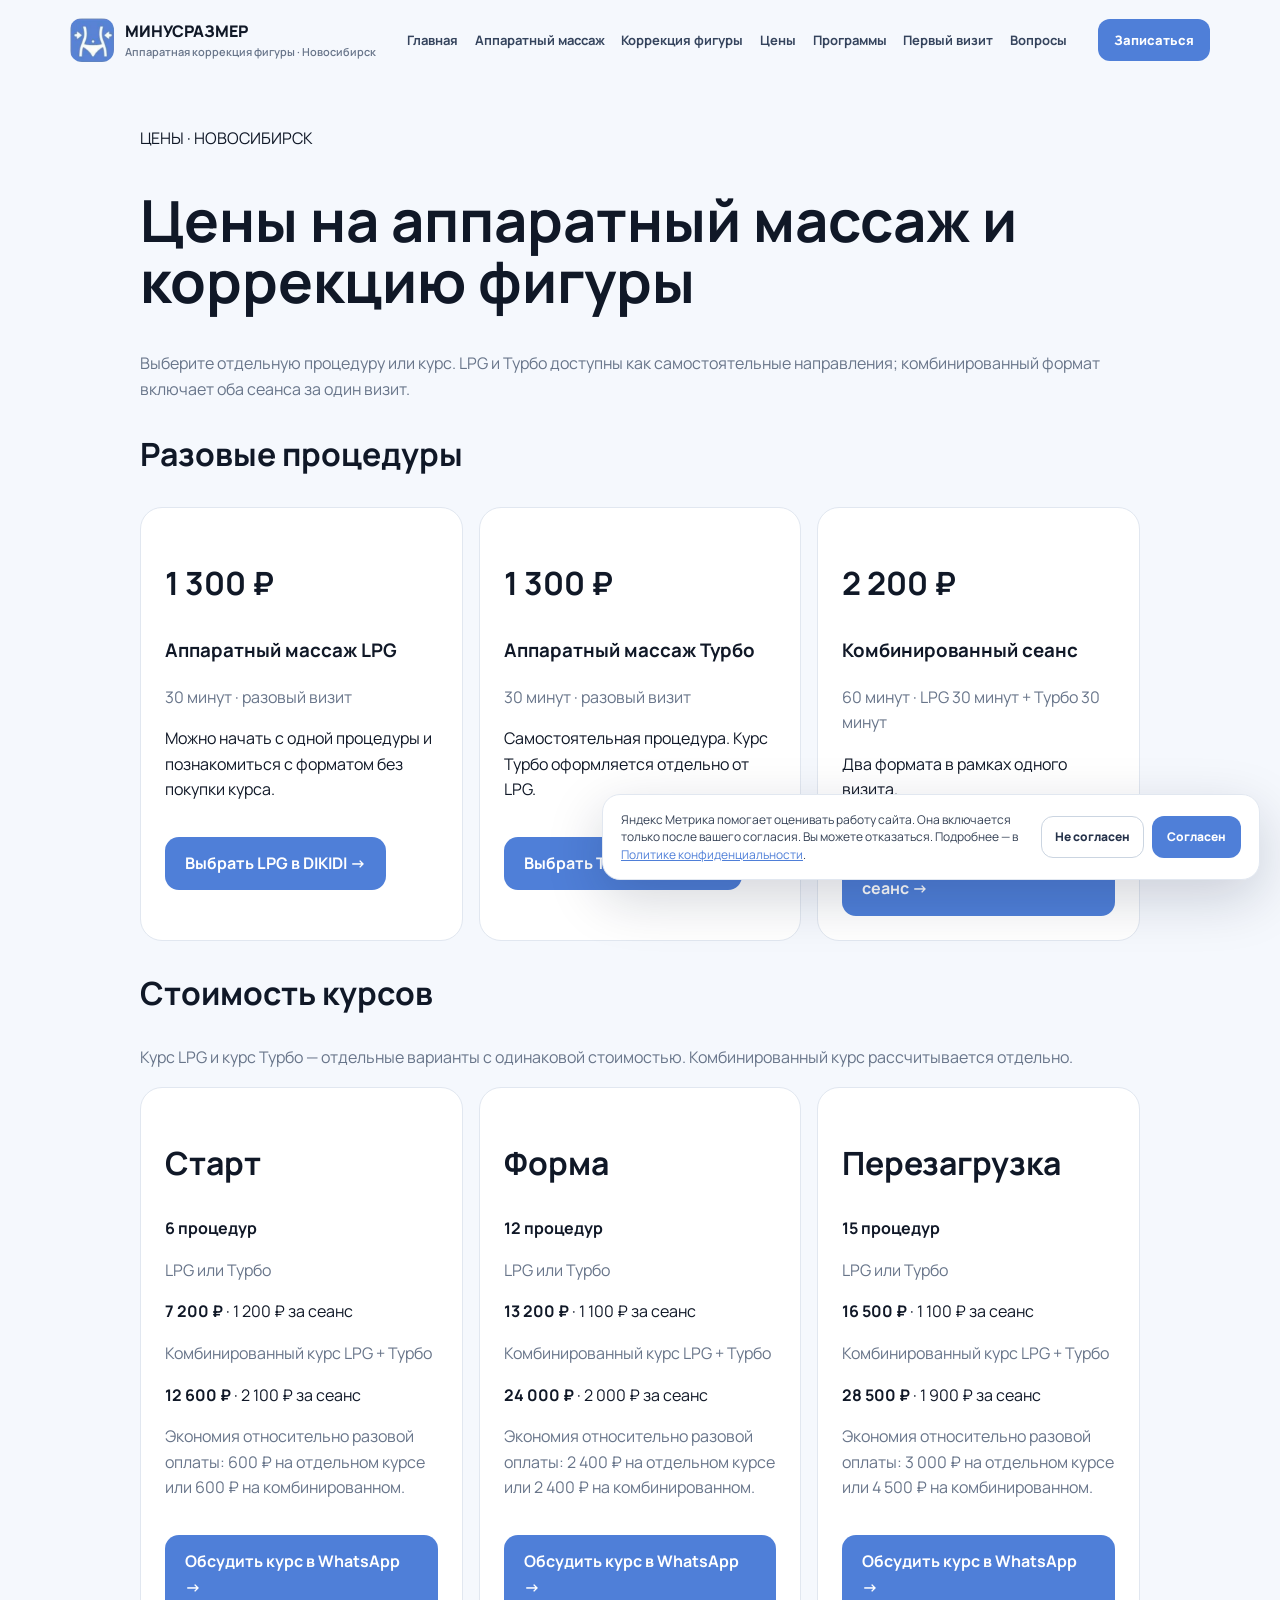
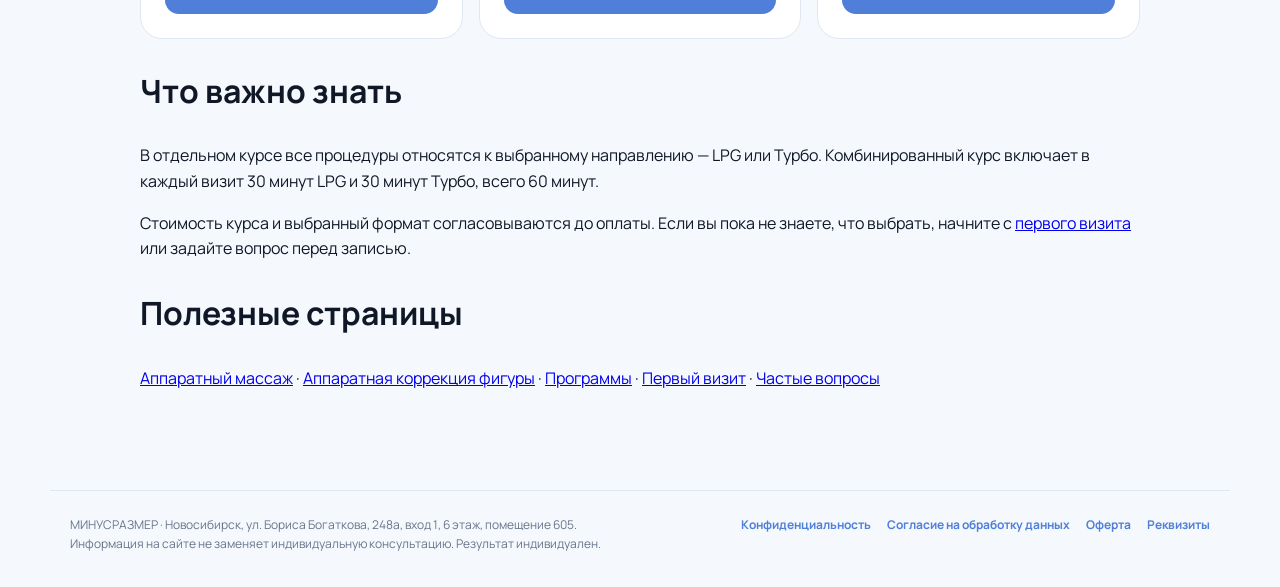
<file: ceny.html>
<!doctype html><html lang="ru"><head><meta charset="utf-8"><meta name="viewport" content="width=device-width,initial-scale=1"><meta name="robots" content="index,follow"><link rel="canonical" href="https://xn--80akfctdeyeev.xn--p1ai/ceny.html">
<meta name="theme-color" content="#4f7fd8">
<link rel="icon" href="/favicon.ico" sizes="any">
<link rel="icon" type="image/png" sizes="32x32" href="/favicon-32x32.png">
<link rel="apple-touch-icon" href="/apple-touch-icon.png">
<link rel="manifest" href="/site.webmanifest">
<meta property="og:type" content="website">
<meta property="og:locale" content="ru_RU">
<meta property="og:site_name" content="МИНУСРАЗМЕР">
<meta property="og:title" content="Цены на аппаратный массаж в Новосибирске — МИНУСРАЗМЕР">
<meta property="og:description" content="Цены МИНУСРАЗМЕР: аппаратный массаж 1 300 ₽ за 30 минут и программы на 6, 12 и 15 процедур.">
<meta property="og:url" content="https://xn--80akfctdeyeev.xn--p1ai/ceny.html">
<meta property="og:image" content="https://xn--80akfctdeyeev.xn--p1ai/assets/hero-visual.png">
<meta name="twitter:card" content="summary_large_image">
<meta name="twitter:title" content="Цены на аппаратный массаж в Новосибирске — МИНУСРАЗМЕР">
<meta name="twitter:description" content="Цены МИНУСРАЗМЕР: аппаратный массаж 1 300 ₽ за 30 минут и программы на 6, 12 и 15 процедур.">
<meta name="twitter:image" content="https://xn--80akfctdeyeev.xn--p1ai/assets/hero-visual.png">
<title>Цены на аппаратный массаж в Новосибирске — МИНУСРАЗМЕР</title><meta name="description" content="Цены МИНУСРАЗМЕР: аппаратный массаж 1 300 ₽ за 30 минут и программы на 6, 12 и 15 процедур."><style>body{margin:0;background:#f5f8fd;color:#101827;font-family:Arial,sans-serif;line-height:1.6}.w{max-width:1000px;margin:auto;padding:30px 20px}h1{font-size:clamp(38px,6vw,58px);line-height:1.05}h2{font-size:32px}.lead,.muted{color:#68758a}.grid{display:grid;grid-template-columns:repeat(3,1fr);gap:16px}.card{background:#fff;border:1px solid #e1e7f0;border-radius:22px;padding:24px}.btn{display:inline-block;margin-top:18px;padding:14px 20px;background:#4f7fd8;color:#fff;text-decoration:none;border-radius:14px;font-weight:700}@media(max-width:700px){.grid{grid-template-columns:1fr}}</style><script type="application/ld+json">
{
  "@context": "https://schema.org",
  "@type": "BreadcrumbList",
  "itemListElement": [
    {
      "@type": "ListItem",
      "position": 1,
      "name": "Главная",
      "item": "https://xn--80akfctdeyeev.xn--p1ai/"
    },
    {
      "@type": "ListItem",
      "position": 2,
      "name": "Цены на аппаратный массаж и коррекцию фигуры",
      "item": "https://xn--80akfctdeyeev.xn--p1ai/ceny.html"
    }
  ]
}
</script>
<script type="application/ld+json">
{
  "@context": "https://schema.org",
  "@type": "OfferCatalog",
  "name": "Цены на услуги МИНУСРАЗМЕР",
  "itemListElement": [
    {
      "@type": "Offer",
      "name": "Разовая процедура аппаратного массажа",
      "priceCurrency": "RUB",
      "price": "1300",
      "description": "1 процедура, 30 минут",
      "itemOffered": {
        "@type": "Service",
        "name": "Разовая процедура аппаратного массажа",
        "provider": {
          "@type": "BeautySalon",
          "name": "МИНУСРАЗМЕР",
          "url": "https://xn--80akfctdeyeev.xn--p1ai/"
        }
      }
    },
    {
      "@type": "Offer",
      "name": "Курс Старт — LPG или Турбо",
      "priceCurrency": "RUB",
      "price": "7200",
      "description": "6 процедур; отдельный курс LPG или Турбо — 7 200 ₽; комбинированный LPG + Турбо — 12 600 ₽",
      "itemOffered": {
        "@type": "Service",
        "name": "Курс Старт — LPG или Турбо",
        "provider": {
          "@type": "BeautySalon",
          "name": "МИНУСРАЗМЕР",
          "url": "https://xn--80akfctdeyeev.xn--p1ai/"
        }
      }
    },
    {
      "@type": "Offer",
      "name": "Курс Форма — LPG или Турбо",
      "priceCurrency": "RUB",
      "price": "13200",
      "description": "12 процедур; отдельный курс LPG или Турбо — 13 200 ₽; комбинированный LPG + Турбо — 24 000 ₽",
      "itemOffered": {
        "@type": "Service",
        "name": "Курс Форма — LPG или Турбо",
        "provider": {
          "@type": "BeautySalon",
          "name": "МИНУСРАЗМЕР",
          "url": "https://xn--80akfctdeyeev.xn--p1ai/"
        }
      }
    },
    {
      "@type": "Offer",
      "name": "Курс Перезагрузка — LPG или Турбо",
      "priceCurrency": "RUB",
      "price": "16500",
      "description": "15 процедур; отдельный курс LPG или Турбо — 16 500 ₽; комбинированный LPG + Турбо — 28 500 ₽",
      "itemOffered": {
        "@type": "Service",
        "name": "Курс Перезагрузка — LPG или Турбо",
        "provider": {
          "@type": "BeautySalon",
          "name": "МИНУСРАЗМЕР",
          "url": "https://xn--80akfctdeyeev.xn--p1ai/"
        }
      }
    }
  ]
}
</script>
<link rel="preconnect" href="https://fonts.googleapis.com"><link rel="preconnect" href="https://fonts.gstatic.com" crossorigin><link href="https://fonts.googleapis.com/css2?family=Manrope:wght@400;500;600;700;800&display=swap" rel="stylesheet"><link rel="stylesheet" href="/assets/page-shell.css"></head><body><header class="site-header"><a class="site-brand" href="/"><img src="/logo.png" alt="" width="44" height="44" decoding="async"><span>МИНУСРАЗМЕР<small>Аппаратная коррекция фигуры · Новосибирск</small></span></a><nav class="site-nav" aria-label="Основная навигация"><a href="/">Главная</a><a href="/apparatnyy-massazh.html">Аппаратный массаж</a><a href="/apparatnaya-korrekciya-figury.html">Коррекция фигуры</a><a href="/ceny.html">Цены</a><a href="/programmy.html">Программы</a><a href="/pervyy-vizit.html">Первый визит</a><a href="/faq.html">Вопросы</a></nav><a class="site-book" href="https://dikidi.ru/#widget=214517" data-track="booking_dikidi">Записаться</a></header><main class="w"><p>ЦЕНЫ · НОВОСИБИРСК</p><h1>Цены на аппаратный массаж и коррекцию фигуры</h1><p class="lead">Выберите отдельную процедуру или курс. LPG и Турбо доступны как самостоятельные направления; комбинированный формат включает оба сеанса за один визит.</p>
<section aria-labelledby="single-services"><h2 id="single-services">Разовые процедуры</h2><div class="grid">
<div class="card"><h2>1 300 ₽</h2><h3>Аппаратный массаж LPG</h3><p class="muted">30 минут · разовый визит</p><p>Можно начать с одной процедуры и познакомиться с форматом без покупки курса.</p><a class="btn" data-track="booking_lpg_single" href="https://dkd.su/2118658/s/22987636">Выбрать LPG в DIKIDI →</a></div>
<div class="card"><h2>1 300 ₽</h2><h3>Аппаратный массаж Турбо</h3><p class="muted">30 минут · разовый визит</p><p>Самостоятельная процедура. Курс Турбо оформляется отдельно от LPG.</p><a class="btn" data-track="booking_turbo_single" href="https://dkd.su/2118658/s/23739931">Выбрать Турбо в DIKIDI →</a></div>
<div class="card"><h2>2 200 ₽</h2><h3>Комбинированный сеанс</h3><p class="muted">60 минут · LPG 30 минут + Турбо 30 минут</p><p>Два формата в рамках одного визита.</p><a class="btn" data-track="booking_combo_single" href="https://dkd.su/2118658/s/23740210">Выбрать комбинированный сеанс →</a></div>
</div></section>
<section aria-labelledby="course-prices"><h2 id="course-prices">Стоимость курсов</h2><p class="lead">Курс LPG и курс Турбо — отдельные варианты с одинаковой стоимостью. Комбинированный курс рассчитывается отдельно.</p><div class="grid">
<div class="card"><h2>Старт</h2><p><strong>6 процедур</strong></p><p class="muted">LPG или Турбо</p><p><strong>7 200 ₽</strong> · 1 200 ₽ за сеанс</p><p class="muted">Комбинированный курс LPG + Турбо</p><p><strong>12 600 ₽</strong> · 2 100 ₽ за сеанс</p><p class="muted">Экономия относительно разовой оплаты: 600 ₽ на отдельном курсе или 600 ₽ на комбинированном.</p><a class="btn" data-track="booking_course_start" href="https://wa.me/79237421557?text=%D0%97%D0%B4%D1%80%D0%B0%D0%B2%D1%81%D1%82%D0%B2%D1%83%D0%B9%D1%82%D0%B5!%20%D0%A5%D0%BE%D1%87%D1%83%20%D1%83%D0%B7%D0%BD%D0%B0%D1%82%D1%8C%20%D0%B8%20%D0%B7%D0%B0%D0%BF%D0%B8%D1%81%D0%B0%D1%82%D1%8C%D1%81%D1%8F%20%D0%BD%D0%B0%20%D0%BA%D1%83%D1%80%D1%81%20%C2%AB%D0%A1%D1%82%D0%B0%D1%80%D1%82%C2%BB.%20%D0%98%D0%BD%D1%82%D0%B5%D1%80%D0%B5%D1%81%D1%83%D0%B5%D1%82%20LPG%2C%20Turbo%20%D0%B8%D0%BB%D0%B8%20LPG%20%2B%20Turbo.">Обсудить курс в WhatsApp →</a></div>
<div class="card"><h2>Форма</h2><p><strong>12 процедур</strong></p><p class="muted">LPG или Турбо</p><p><strong>13 200 ₽</strong> · 1 100 ₽ за сеанс</p><p class="muted">Комбинированный курс LPG + Турбо</p><p><strong>24 000 ₽</strong> · 2 000 ₽ за сеанс</p><p class="muted">Экономия относительно разовой оплаты: 2 400 ₽ на отдельном курсе или 2 400 ₽ на комбинированном.</p><a class="btn" data-track="booking_course_form" href="https://wa.me/79237421557?text=%D0%97%D0%B4%D1%80%D0%B0%D0%B2%D1%81%D1%82%D0%B2%D1%83%D0%B9%D1%82%D0%B5!%20%D0%A5%D0%BE%D1%87%D1%83%20%D1%83%D0%B7%D0%BD%D0%B0%D1%82%D1%8C%20%D0%B8%20%D0%B7%D0%B0%D0%BF%D0%B8%D1%81%D0%B0%D1%82%D1%8C%D1%81%D1%8F%20%D0%BD%D0%B0%20%D0%BA%D1%83%D1%80%D1%81%20%C2%AB%D0%A4%D0%BE%D1%80%D0%BC%D0%B0%C2%BB.%20%D0%98%D0%BD%D1%82%D0%B5%D1%80%D0%B5%D1%81%D1%83%D0%B5%D1%82%20LPG%2C%20Turbo%20%D0%B8%D0%BB%D0%B8%20LPG%20%2B%20Turbo.">Обсудить курс в WhatsApp →</a></div>
<div class="card"><h2>Перезагрузка</h2><p><strong>15 процедур</strong></p><p class="muted">LPG или Турбо</p><p><strong>16 500 ₽</strong> · 1 100 ₽ за сеанс</p><p class="muted">Комбинированный курс LPG + Турбо</p><p><strong>28 500 ₽</strong> · 1 900 ₽ за сеанс</p><p class="muted">Экономия относительно разовой оплаты: 3 000 ₽ на отдельном курсе или 4 500 ₽ на комбинированном.</p><a class="btn" data-track="booking_course_reset" href="https://wa.me/79237421557?text=%D0%97%D0%B4%D1%80%D0%B0%D0%B2%D1%81%D1%82%D0%B2%D1%83%D0%B9%D1%82%D0%B5!%20%D0%A5%D0%BE%D1%87%D1%83%20%D1%83%D0%B7%D0%BD%D0%B0%D1%82%D1%8C%20%D0%B8%20%D0%B7%D0%B0%D0%BF%D0%B8%D1%81%D0%B0%D1%82%D1%8C%D1%81%D1%8F%20%D0%BD%D0%B0%20%D0%BA%D1%83%D1%80%D1%81%20%C2%AB%D0%9F%D0%B5%D1%80%D0%B5%D0%B7%D0%B0%D0%B3%D1%80%D1%83%D0%B7%D0%BA%D0%B0%C2%BB.%20%D0%98%D0%BD%D1%82%D0%B5%D1%80%D0%B5%D1%81%D1%83%D0%B5%D1%82%20LPG%2C%20Turbo%20%D0%B8%D0%BB%D0%B8%20LPG%20%2B%20Turbo.">Обсудить курс в WhatsApp →</a></div>
</div></section>
<section><h2>Что важно знать</h2><p>В отдельном курсе все процедуры относятся к выбранному направлению — LPG или Турбо. Комбинированный курс включает в каждый визит 30 минут LPG и 30 минут Турбо, всего 60 минут.</p><p>Стоимость курса и выбранный формат согласовываются до оплаты. Если вы пока не знаете, что выбрать, начните с <a href="/pervyy-vizit.html">первого визита</a> или задайте вопрос перед записью.</p></section>
<section aria-label="Полезные страницы"><h2>Полезные страницы</h2><p><a href="/apparatnyy-massazh.html">Аппаратный массаж</a> · <a href="/apparatnaya-korrekciya-figury.html">Аппаратная коррекция фигуры</a> · <a href="/programmy.html">Программы</a> · <a href="/pervyy-vizit.html">Первый визит</a> · <a href="/faq.html">Частые вопросы</a></p></section></main><footer class="site-footer"><p>МИНУСРАЗМЕР · Новосибирск, ул. Бориса Богаткова, 248а, вход 1, 6 этаж, помещение 605.<br>Информация на сайте не заменяет индивидуальную консультацию. Результат индивидуален.</p><nav aria-label="Юридическая информация"><a href="/privacy.html">Конфиденциальность</a><a href="/consent.html">Согласие на обработку данных</a><a href="/offer.html">Оферта</a><a href="/requisites.html">Реквизиты</a></nav></footer><script src="/analytics.js" defer></script></body></html>
</file>
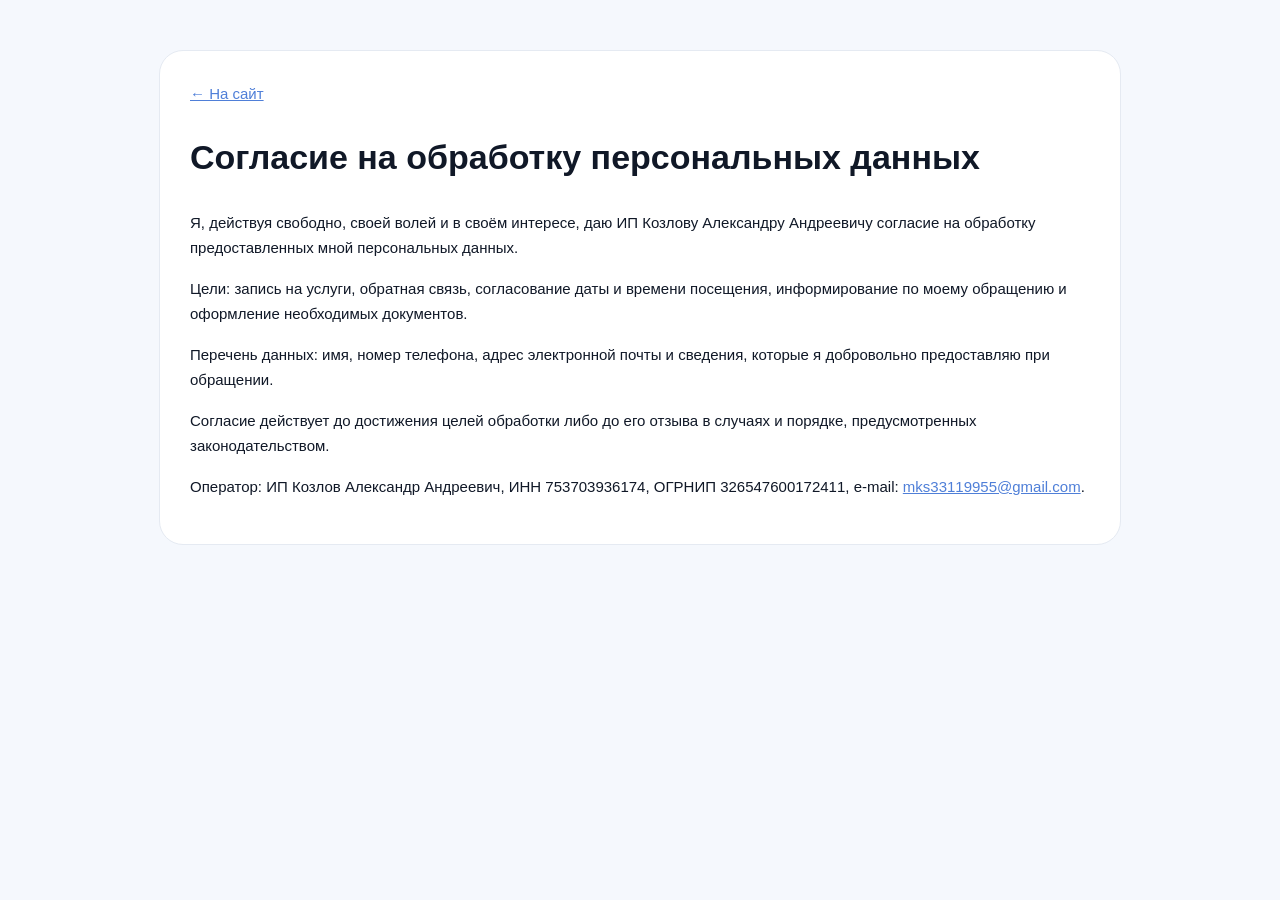
<file: consent.html>
<!doctype html><html lang="ru"><head><meta charset="utf-8"><meta name="robots" content="noindex,follow"><meta name="viewport" content="width=device-width,initial-scale=1"><title>Согласие на обработку персональных данных — МИНУСРАЗМЕР</title><style>body{margin:0;background:#f5f8fd;color:#101827;font:15px/1.7 Arial,sans-serif}.wrap{max-width:900px;margin:50px auto;padding:30px;background:#fff;border:1px solid #e5eaf2;border-radius:24px}h1{font-size:34px}a{color:#4f7fd8}</style></head><body><main class="wrap"><a href="/">← На сайт</a><h1>Согласие на обработку персональных данных</h1><p>Я, действуя свободно, своей волей и в своём интересе, даю ИП Козлову Александру Андреевичу согласие на обработку предоставленных мной персональных данных.</p><p>Цели: запись на услуги, обратная связь, согласование даты и времени посещения, информирование по моему обращению и оформление необходимых документов.</p><p>Перечень данных: имя, номер телефона, адрес электронной почты и сведения, которые я добровольно предоставляю при обращении.</p><p>Согласие действует до достижения целей обработки либо до его отзыва в случаях и порядке, предусмотренных законодательством.</p><p>Оператор: ИП Козлов Александр Андреевич, ИНН 753703936174, ОГРНИП 326547600172411, e-mail: <a href="mailto:mks33119955@gmail.com">mks33119955@gmail.com</a>.</p></main></body></html>
</file>
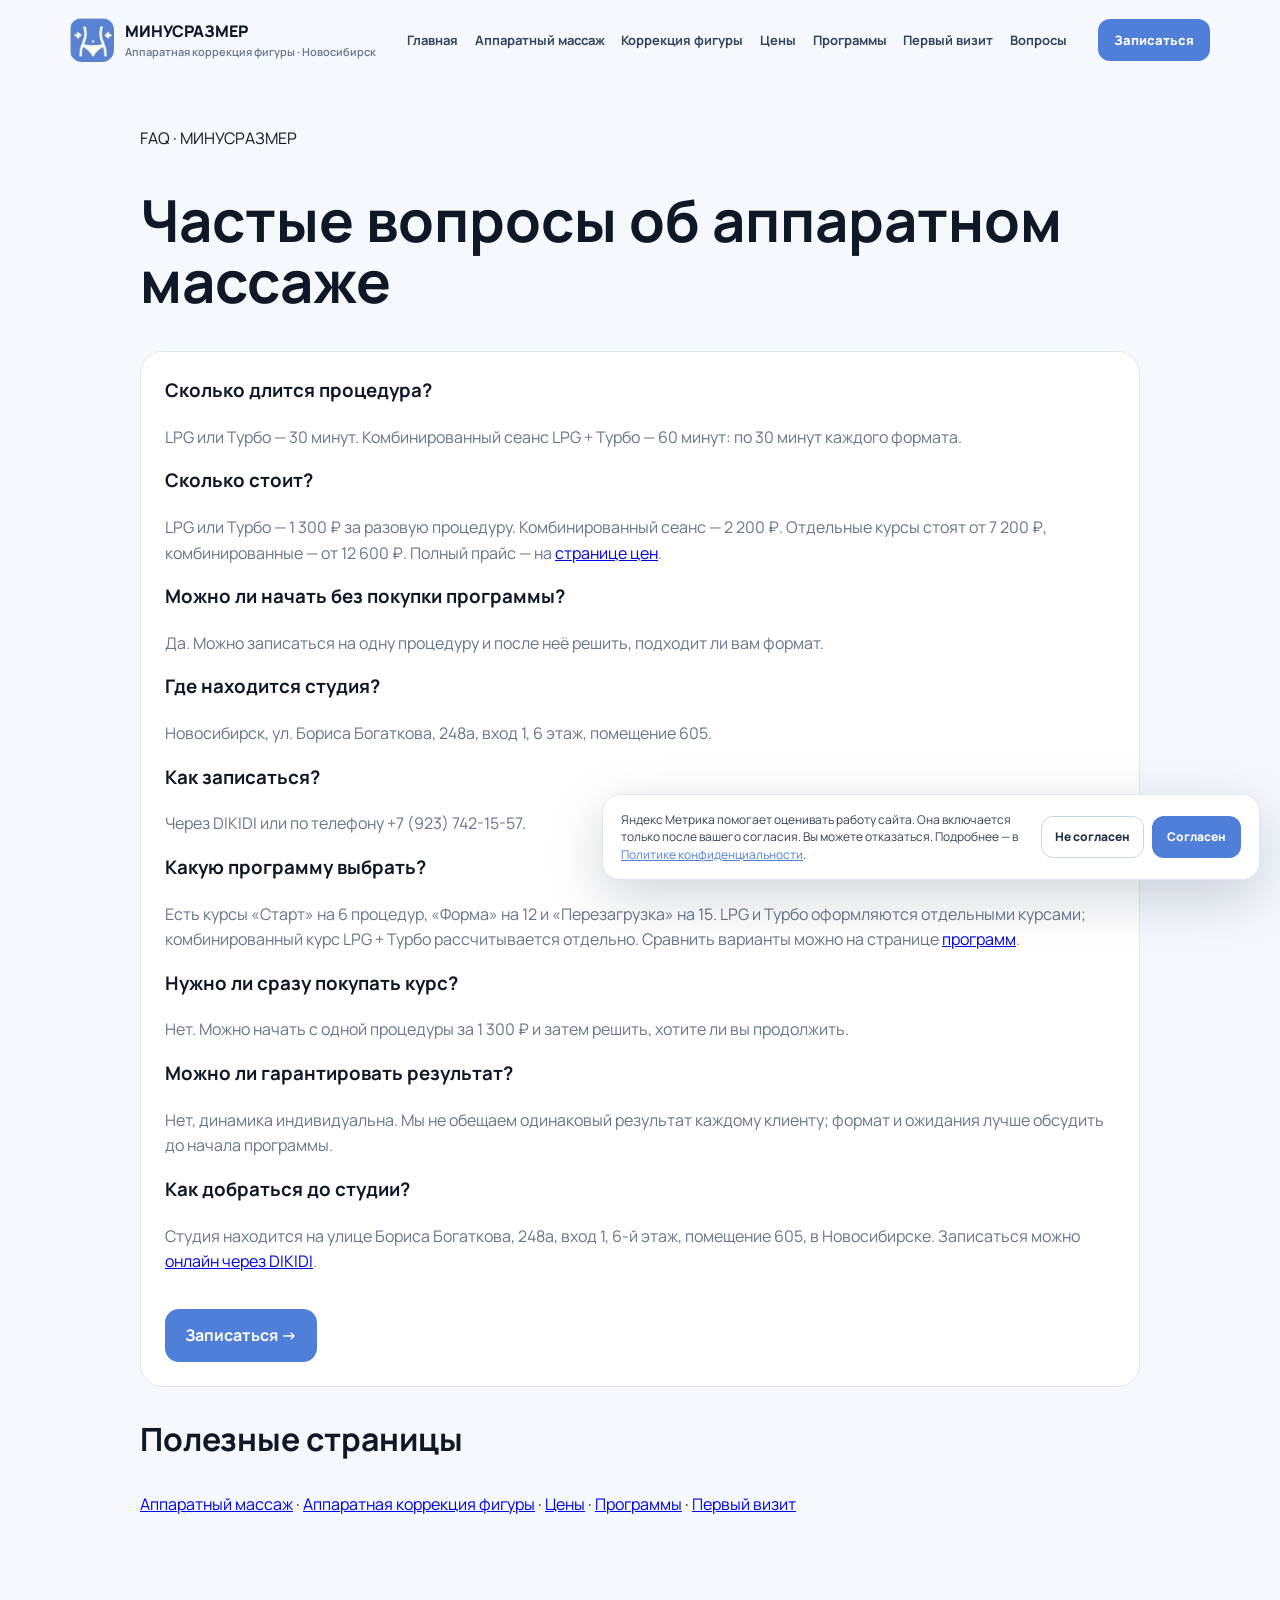
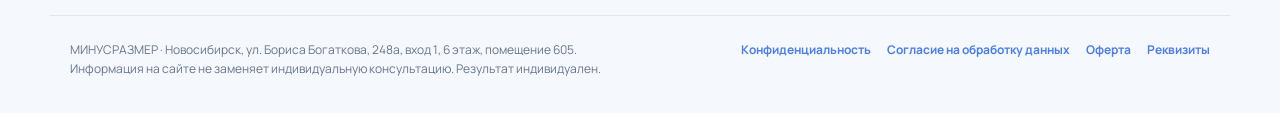
<file: faq.html>
<!doctype html><html lang="ru"><head><meta charset="utf-8"><meta name="viewport" content="width=device-width,initial-scale=1"><meta name="robots" content="index,follow"><link rel="canonical" href="https://xn--80akfctdeyeev.xn--p1ai/faq.html">
<meta name="theme-color" content="#4f7fd8">
<link rel="icon" href="/favicon.ico" sizes="any">
<link rel="icon" type="image/png" sizes="32x32" href="/favicon-32x32.png">
<link rel="apple-touch-icon" href="/apple-touch-icon.png">
<link rel="manifest" href="/site.webmanifest">
<meta property="og:type" content="website">
<meta property="og:locale" content="ru_RU">
<meta property="og:site_name" content="МИНУСРАЗМЕР">
<meta property="og:title" content="FAQ — аппаратный массаж и коррекция фигуры в Новосибирске | МИНУСРАЗМЕР">
<meta property="og:description" content="Ответы на частые вопросы об аппаратном массаже, первом визите, стоимости, программах и записи.">
<meta property="og:url" content="https://xn--80akfctdeyeev.xn--p1ai/faq.html">
<meta property="og:image" content="https://xn--80akfctdeyeev.xn--p1ai/assets/hero-visual.png">
<meta name="twitter:card" content="summary_large_image">
<meta name="twitter:title" content="FAQ — аппаратный массаж и коррекция фигуры в Новосибирске | МИНУСРАЗМЕР">
<meta name="twitter:description" content="Ответы на частые вопросы об аппаратном массаже, первом визите, стоимости, программах и записи.">
<meta name="twitter:image" content="https://xn--80akfctdeyeev.xn--p1ai/assets/hero-visual.png">
<title>FAQ — аппаратный массаж и коррекция фигуры в Новосибирске | МИНУСРАЗМЕР</title><meta name="description" content="Ответы на частые вопросы об аппаратном массаже, первом визите, стоимости, программах и записи."><style>body{margin:0;background:#f5f8fd;color:#101827;font-family:Arial,sans-serif;line-height:1.6}.w{max-width:1000px;margin:auto;padding:30px 20px}h1{font-size:clamp(38px,6vw,58px);line-height:1.05}h2{font-size:32px}.lead,.muted{color:#68758a}.grid{display:grid;grid-template-columns:repeat(3,1fr);gap:16px}.card{background:#fff;border:1px solid #e1e7f0;border-radius:22px;padding:24px}.btn{display:inline-block;margin-top:18px;padding:14px 20px;background:#4f7fd8;color:#fff;text-decoration:none;border-radius:14px;font-weight:700}@media(max-width:700px){.grid{grid-template-columns:1fr}}</style><script type="application/ld+json">
{
  "@context": "https://schema.org",
  "@type": "BreadcrumbList",
  "itemListElement": [
    {
      "@type": "ListItem",
      "position": 1,
      "name": "Главная",
      "item": "https://xn--80akfctdeyeev.xn--p1ai/"
    },
    {
      "@type": "ListItem",
      "position": 2,
      "name": "Частые вопросы об аппаратном массаже",
      "item": "https://xn--80akfctdeyeev.xn--p1ai/faq.html"
    }
  ]
}
</script>
<link rel="preconnect" href="https://fonts.googleapis.com"><link rel="preconnect" href="https://fonts.gstatic.com" crossorigin><link href="https://fonts.googleapis.com/css2?family=Manrope:wght@400;500;600;700;800&display=swap" rel="stylesheet"><link rel="stylesheet" href="/assets/page-shell.css"></head><body><header class="site-header"><a class="site-brand" href="/"><img src="/logo.png" alt="" width="44" height="44" decoding="async"><span>МИНУСРАЗМЕР<small>Аппаратная коррекция фигуры · Новосибирск</small></span></a><nav class="site-nav" aria-label="Основная навигация"><a href="/">Главная</a><a href="/apparatnyy-massazh.html">Аппаратный массаж</a><a href="/apparatnaya-korrekciya-figury.html">Коррекция фигуры</a><a href="/ceny.html">Цены</a><a href="/programmy.html">Программы</a><a href="/pervyy-vizit.html">Первый визит</a><a href="/faq.html">Вопросы</a></nav><a class="site-book" href="https://dikidi.ru/#widget=214517" data-track="booking_dikidi">Записаться</a></header><main class="w"><p>FAQ · МИНУСРАЗМЕР</p><h1>Частые вопросы об аппаратном массаже</h1><div class="card"><h3>Сколько длится процедура?</h3><p class="muted">LPG или Турбо — 30 минут. Комбинированный сеанс LPG + Турбо — 60 минут: по 30 минут каждого формата.</p><h3>Сколько стоит?</h3><p class="muted">LPG или Турбо — 1 300 ₽ за разовую процедуру. Комбинированный сеанс — 2 200 ₽. Отдельные курсы стоят от 7 200 ₽, комбинированные — от 12 600 ₽. Полный прайс — на <a href="/ceny.html">странице цен</a>.</p><h3>Можно ли начать без покупки программы?</h3><p class="muted">Да. Можно записаться на одну процедуру и после неё решить, подходит ли вам формат.</p><h3>Где находится студия?</h3><p class="muted">Новосибирск, ул. Бориса Богаткова, 248а, вход 1, 6 этаж, помещение 605.</p><h3>Как записаться?</h3><p class="muted">Через DIKIDI или по телефону +7 (923) 742-15-57.</p><h3>Какую программу выбрать?</h3><p class="muted">Есть курсы «Старт» на 6 процедур, «Форма» на 12 и «Перезагрузка» на 15. LPG и Турбо оформляются отдельными курсами; комбинированный курс LPG + Турбо рассчитывается отдельно. Сравнить варианты можно на странице <a href="/programmy.html">программ</a>.</p><h3>Нужно ли сразу покупать курс?</h3><p class="muted">Нет. Можно начать с одной процедуры за 1 300 ₽ и затем решить, хотите ли вы продолжить.</p><h3>Можно ли гарантировать результат?</h3><p class="muted">Нет, динамика индивидуальна. Мы не обещаем одинаковый результат каждому клиенту; формат и ожидания лучше обсудить до начала программы.</p><h3>Как добраться до студии?</h3><p class="muted">Студия находится на улице Бориса Богаткова, 248а, вход 1, 6-й этаж, помещение 605, в Новосибирске. Записаться можно <a href="https://dikidi.ru/#widget=214517">онлайн через DIKIDI</a>.</p><a class="btn" href="https://dikidi.ru/#widget=214517">Записаться →</a></div><section aria-label="Полезные страницы"><h2>Полезные страницы</h2><p><a href="/apparatnyy-massazh.html">Аппаратный массаж</a> · <a href="/apparatnaya-korrekciya-figury.html">Аппаратная коррекция фигуры</a> · <a href="/ceny.html">Цены</a> · <a href="/programmy.html">Программы</a> · <a href="/pervyy-vizit.html">Первый визит</a></p></section></main><footer class="site-footer"><p>МИНУСРАЗМЕР · Новосибирск, ул. Бориса Богаткова, 248а, вход 1, 6 этаж, помещение 605.<br>Информация на сайте не заменяет индивидуальную консультацию. Результат индивидуален.</p><nav aria-label="Юридическая информация"><a href="/privacy.html">Конфиденциальность</a><a href="/consent.html">Согласие на обработку данных</a><a href="/offer.html">Оферта</a><a href="/requisites.html">Реквизиты</a></nav></footer><script src="/analytics.js" defer></script></body></html>
</file>
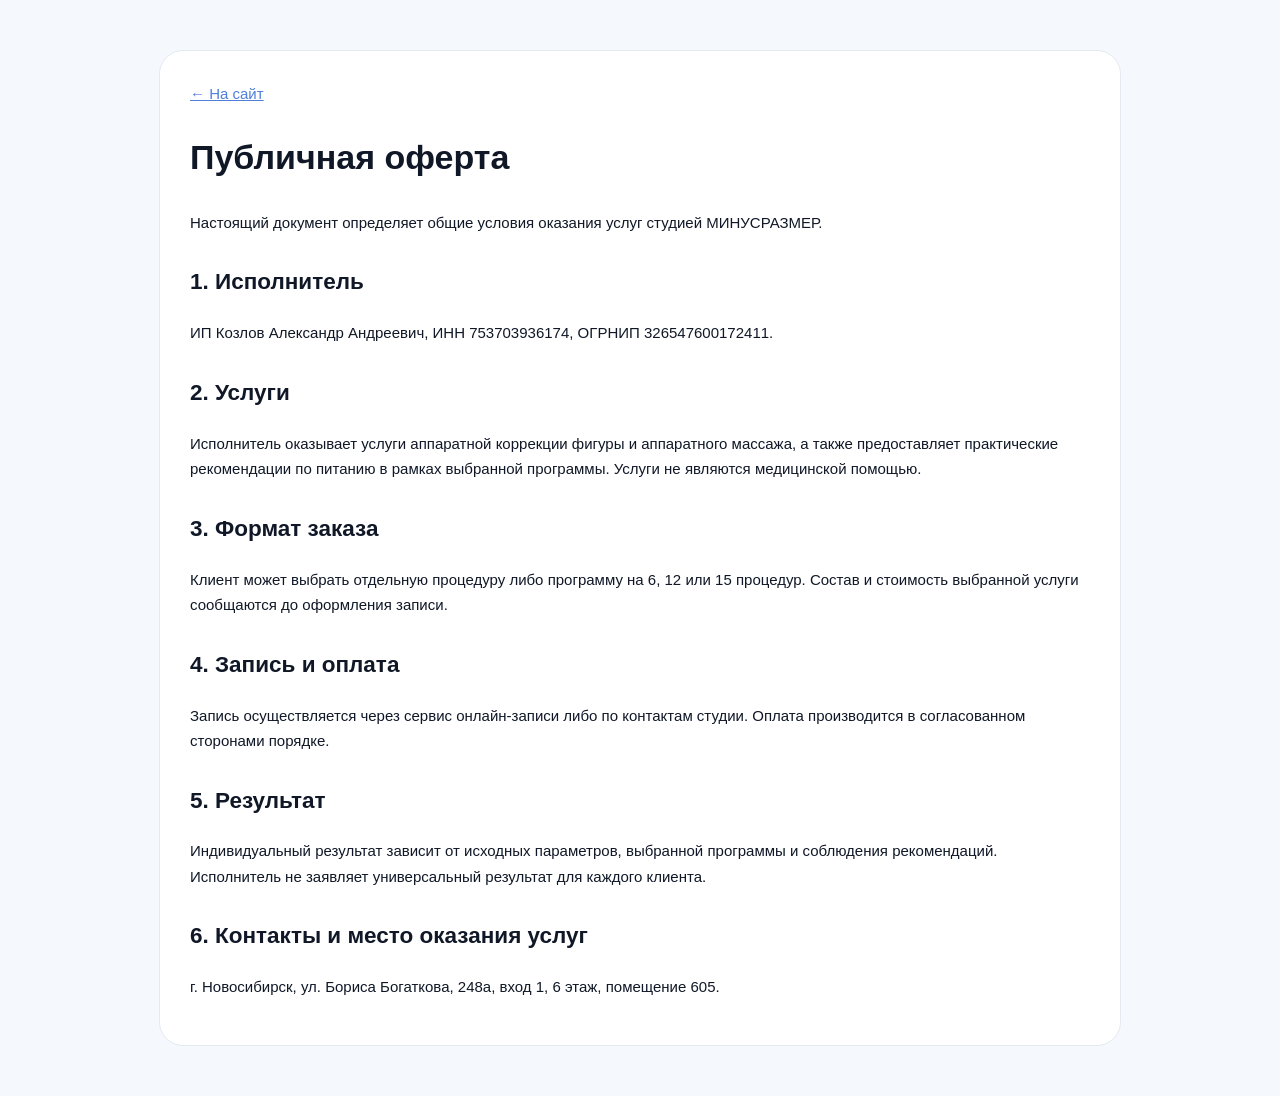
<file: offer.html>
<!doctype html><html lang="ru"><head><meta charset="utf-8"><meta name="robots" content="noindex,follow"><meta name="viewport" content="width=device-width,initial-scale=1"><title>Публичная оферта — МИНУСРАЗМЕР</title><style>body{margin:0;background:#f5f8fd;color:#101827;font:15px/1.7 Arial,sans-serif}.wrap{max-width:900px;margin:50px auto;padding:30px;background:#fff;border:1px solid #e5eaf2;border-radius:24px}h1{font-size:34px}h2{margin-top:28px}a{color:#4f7fd8}</style></head><body><main class="wrap"><a href="/">← На сайт</a><h1>Публичная оферта</h1><p>Настоящий документ определяет общие условия оказания услуг студией МИНУСРАЗМЕР.</p><h2>1. Исполнитель</h2><p>ИП Козлов Александр Андреевич, ИНН 753703936174, ОГРНИП 326547600172411.</p><h2>2. Услуги</h2><p>Исполнитель оказывает услуги аппаратной коррекции фигуры и аппаратного массажа, а также предоставляет практические рекомендации по питанию в рамках выбранной программы. Услуги не являются медицинской помощью.</p><h2>3. Формат заказа</h2><p>Клиент может выбрать отдельную процедуру либо программу на 6, 12 или 15 процедур. Состав и стоимость выбранной услуги сообщаются до оформления записи.</p><h2>4. Запись и оплата</h2><p>Запись осуществляется через сервис онлайн-записи либо по контактам студии. Оплата производится в согласованном сторонами порядке.</p><h2>5. Результат</h2><p>Индивидуальный результат зависит от исходных параметров, выбранной программы и соблюдения рекомендаций. Исполнитель не заявляет универсальный результат для каждого клиента.</p><h2>6. Контакты и место оказания услуг</h2><p>г. Новосибирск, ул. Бориса Богаткова, 248а, вход 1, 6 этаж, помещение 605.</p></main></body></html>
</file>
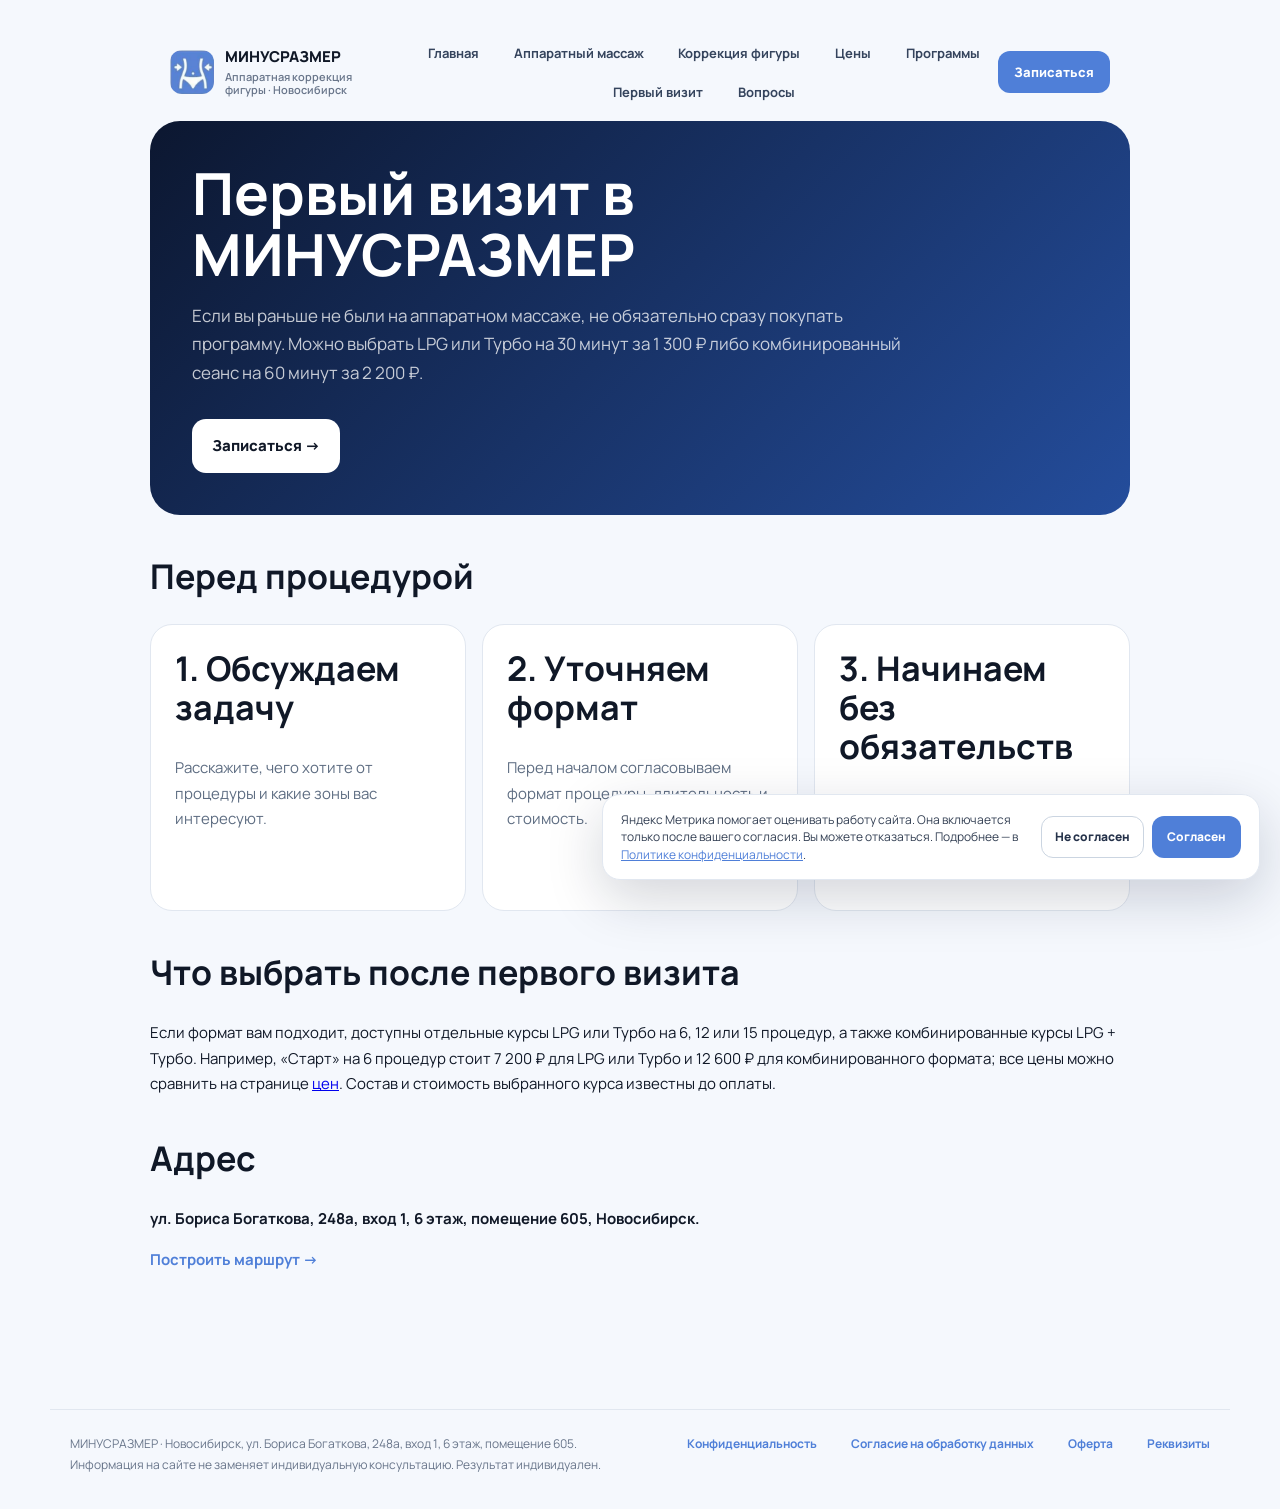
<file: pervyy-vizit.html>
<!doctype html><html lang="ru"><head><meta charset="utf-8"><meta name="viewport" content="width=device-width,initial-scale=1"><meta name="robots" content="index,follow"><meta name="description" content="Первый визит на аппаратный массаж в Новосибирске: как проходит знакомство, что уточнить до процедуры и как выбрать формат в МИНУСРАЗМЕР."><link rel="canonical" href="https://xn--80akfctdeyeev.xn--p1ai/pervyy-vizit.html">
<meta name="theme-color" content="#4f7fd8">
<link rel="icon" href="/favicon.ico" sizes="any">
<link rel="icon" type="image/png" sizes="32x32" href="/favicon-32x32.png">
<link rel="apple-touch-icon" href="/apple-touch-icon.png">
<link rel="manifest" href="/site.webmanifest">
<meta property="og:type" content="website">
<meta property="og:locale" content="ru_RU">
<meta property="og:site_name" content="МИНУСРАЗМЕР">
<meta property="og:title" content="Первый визит на аппаратный массаж — МИНУСРАЗМЕР, Новосибирск">
<meta property="og:description" content="Первый визит на аппаратный массаж в Новосибирске: как проходит знакомство, что уточнить до процедуры и как выбрать формат в МИНУСРАЗМЕР.">
<meta property="og:url" content="https://xn--80akfctdeyeev.xn--p1ai/pervyy-vizit.html">
<meta property="og:image" content="https://xn--80akfctdeyeev.xn--p1ai/assets/hero-visual.png">
<meta name="twitter:card" content="summary_large_image">
<meta name="twitter:title" content="Первый визит на аппаратный массаж — МИНУСРАЗМЕР, Новосибирск">
<meta name="twitter:description" content="Первый визит на аппаратный массаж в Новосибирске: как проходит знакомство, что уточнить до процедуры и как выбрать формат в МИНУСРАЗМЕР.">
<meta name="twitter:image" content="https://xn--80akfctdeyeev.xn--p1ai/assets/hero-visual.png">
<title>Первый визит на аппаратный массаж — МИНУСРАЗМЕР, Новосибирск</title><style>body{margin:0;background:#f5f8fd;color:#101827;font:15px/1.7 Arial,sans-serif}.wrap{max-width:980px;margin:0 auto;padding:24px 20px 70px}.top{display:flex;justify-content:space-between;align-items:center;padding:12px 0 30px}.logo{width:52px;height:52px;border-radius:15px}.brand{display:flex;gap:12px;align-items:center;text-decoration:none;color:#101827;font-weight:800}.brand small{display:block;color:#68758a;font-weight:500}nav a{margin-left:18px;color:#4f7fd8;text-decoration:none;font-weight:700}.hero{background:linear-gradient(135deg,#0c1730,#244d9c);color:#fff;border-radius:30px;padding:42px}.hero h1{font-size:clamp(34px,5vw,58px);line-height:1.05;margin:0 0 16px}.hero p{color:rgba(255,255,255,.76);max-width:720px;font-size:17px}.btn{display:inline-block;margin-top:14px;padding:14px 20px;border-radius:14px;background:#fff;color:#101827;text-decoration:none;font-weight:800}.grid{display:grid;grid-template-columns:repeat(3,1fr);gap:16px;margin-top:20px}.card{background:#fff;border:1px solid #e1e7f0;border-radius:22px;padding:24px}.card h2{font-size:20px;margin-top:0}.card p,.card li{color:#5e6d82}.section{margin-top:56px}.section h2{font-size:34px;line-height:1.1}.back{color:#4f7fd8;font-weight:700;text-decoration:none}@media(max-width:700px){.top{align-items:flex-start}.top nav{display:none}.hero{padding:28px 22px}.grid{grid-template-columns:1fr}}</style><script type="application/ld+json">
{
  "@context": "https://schema.org",
  "@type": "BreadcrumbList",
  "itemListElement": [
    {
      "@type": "ListItem",
      "position": 1,
      "name": "Главная",
      "item": "https://xn--80akfctdeyeev.xn--p1ai/"
    },
    {
      "@type": "ListItem",
      "position": 2,
      "name": "Первый визит в МИНУСРАЗМЕР",
      "item": "https://xn--80akfctdeyeev.xn--p1ai/pervyy-vizit.html"
    }
  ]
}
</script>
<link rel="preconnect" href="https://fonts.googleapis.com"><link rel="preconnect" href="https://fonts.gstatic.com" crossorigin><link href="https://fonts.googleapis.com/css2?family=Manrope:wght@400;500;600;700;800&display=swap" rel="stylesheet"><link rel="stylesheet" href="/assets/page-shell.css"></head><body><div class="wrap"><header class="site-header"><a class="site-brand" href="/"><img src="/logo.png" alt="" width="44" height="44" decoding="async"><span>МИНУСРАЗМЕР<small>Аппаратная коррекция фигуры · Новосибирск</small></span></a><nav class="site-nav" aria-label="Основная навигация"><a href="/">Главная</a><a href="/apparatnyy-massazh.html">Аппаратный массаж</a><a href="/apparatnaya-korrekciya-figury.html">Коррекция фигуры</a><a href="/ceny.html">Цены</a><a href="/programmy.html">Программы</a><a href="/pervyy-vizit.html">Первый визит</a><a href="/faq.html">Вопросы</a></nav><a class="site-book" href="https://dikidi.ru/#widget=214517" data-track="booking_dikidi">Записаться</a></header><main><section class="hero"><h1>Первый визит в МИНУСРАЗМЕР</h1><p>Если вы раньше не были на аппаратном массаже, не обязательно сразу покупать программу. Можно выбрать LPG или Турбо на 30 минут за 1 300 ₽ либо комбинированный сеанс на 60 минут за 2 200 ₽.</p><a class="btn" href="https://dikidi.ru/#widget=214517">Записаться →</a></section><section class="section"><h2>Перед процедурой</h2><div class="grid"><article class="card"><h2>1. Обсуждаем задачу</h2><p>Расскажите, чего хотите от процедуры и какие зоны вас интересуют.</p></article><article class="card"><h2>2. Уточняем формат</h2><p>Перед началом согласовываем формат процедуры, длительность и стоимость.</p></article><article class="card"><h2>3. Начинаем без обязательств</h2><p>Можно выбрать разовую процедуру и уже после неё решить, нужен ли вам курс.</p></article></div></section><section class="section"><h2>Что выбрать после первого визита</h2><p>Если формат вам подходит, доступны отдельные курсы LPG или Турбо на 6, 12 или 15 процедур, а также комбинированные курсы LPG + Турбо. Например, «Старт» на 6 процедур стоит 7 200 ₽ для LPG или Турбо и 12 600 ₽ для комбинированного формата; все цены можно сравнить на странице <a href="/ceny.html">цен</a>. Состав и стоимость выбранного курса известны до оплаты.</p></section><section class="section"><h2>Адрес</h2><p><strong>ул. Бориса Богаткова, 248а, вход 1, 6 этаж, помещение 605, Новосибирск.</strong></p><p><a class="back" href="https://yandex.ru/maps/?rtext=~55.037088,82.978411&rtt=auto">Построить маршрут →</a></p></section></main></div><footer class="site-footer"><p>МИНУСРАЗМЕР · Новосибирск, ул. Бориса Богаткова, 248а, вход 1, 6 этаж, помещение 605.<br>Информация на сайте не заменяет индивидуальную консультацию. Результат индивидуален.</p><nav aria-label="Юридическая информация"><a href="/privacy.html">Конфиденциальность</a><a href="/consent.html">Согласие на обработку данных</a><a href="/offer.html">Оферта</a><a href="/requisites.html">Реквизиты</a></nav></footer><script src="/analytics.js" defer></script></body></html>
</file>
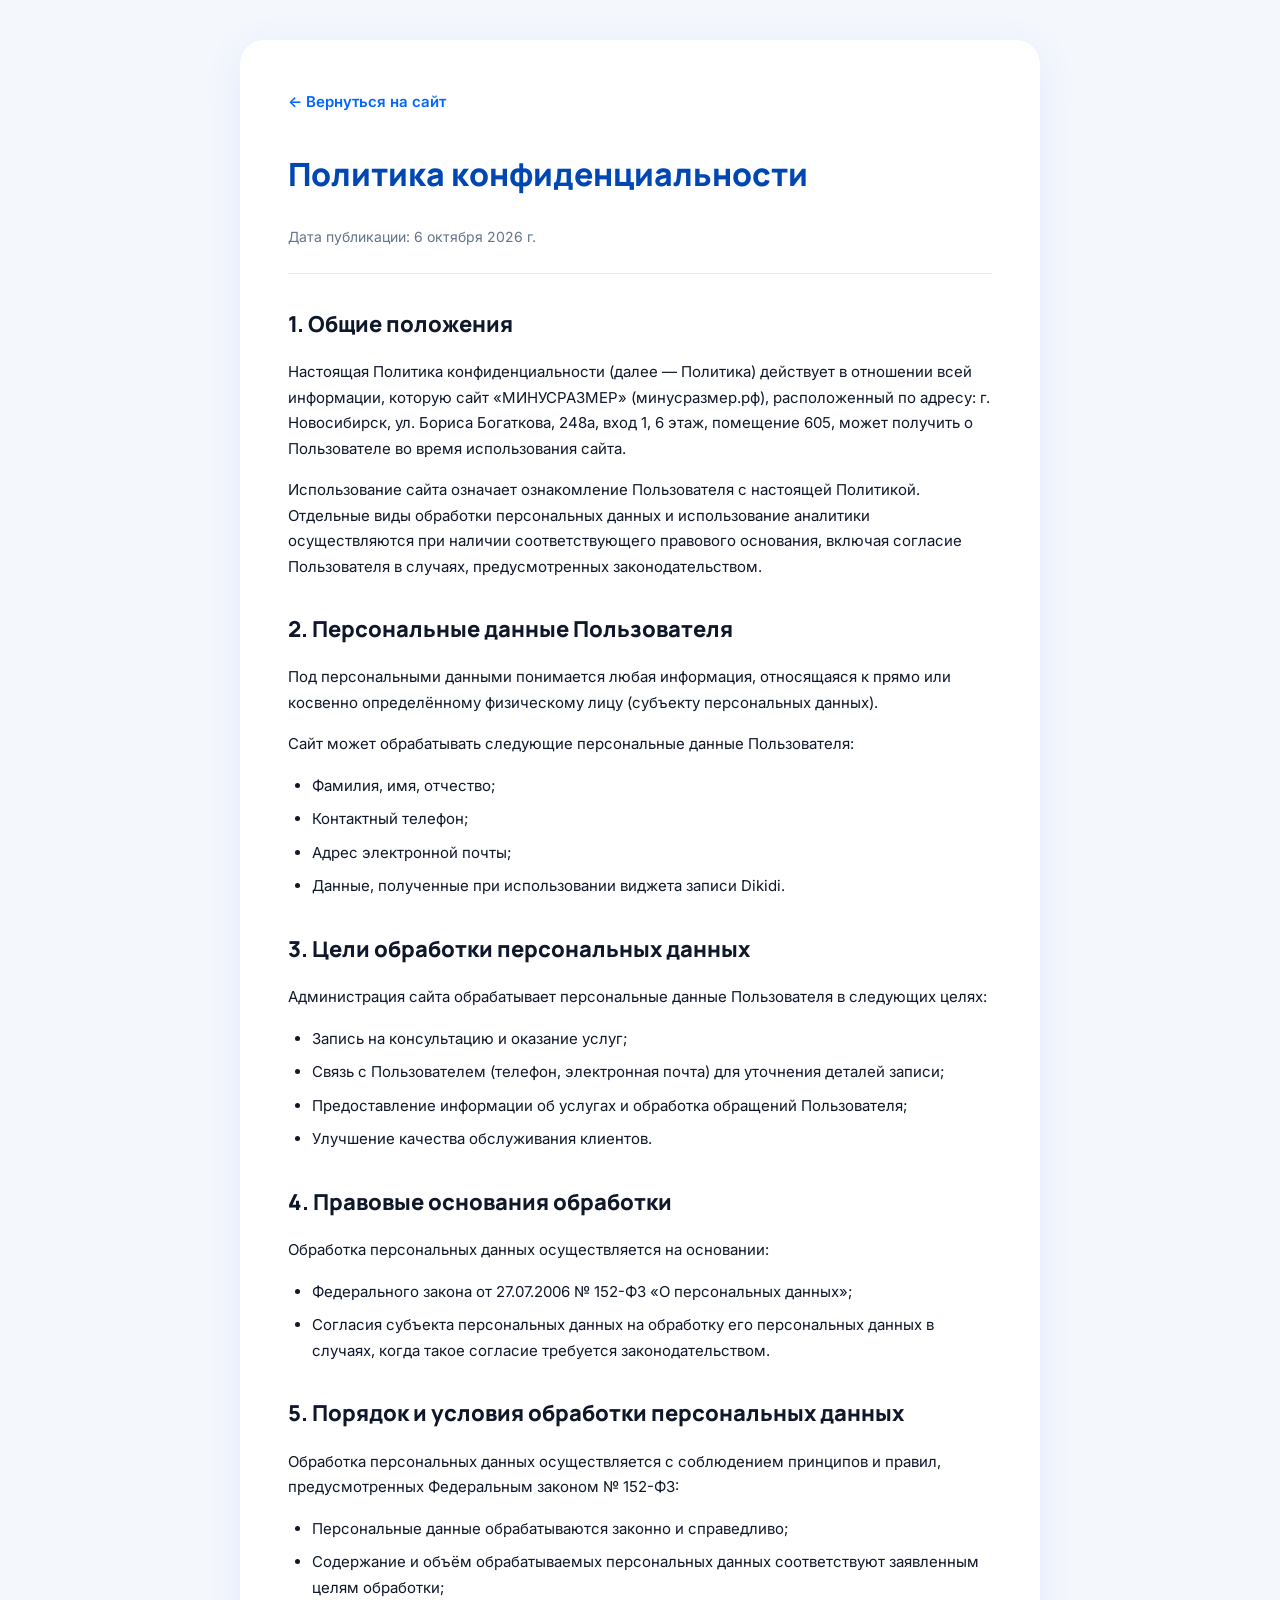
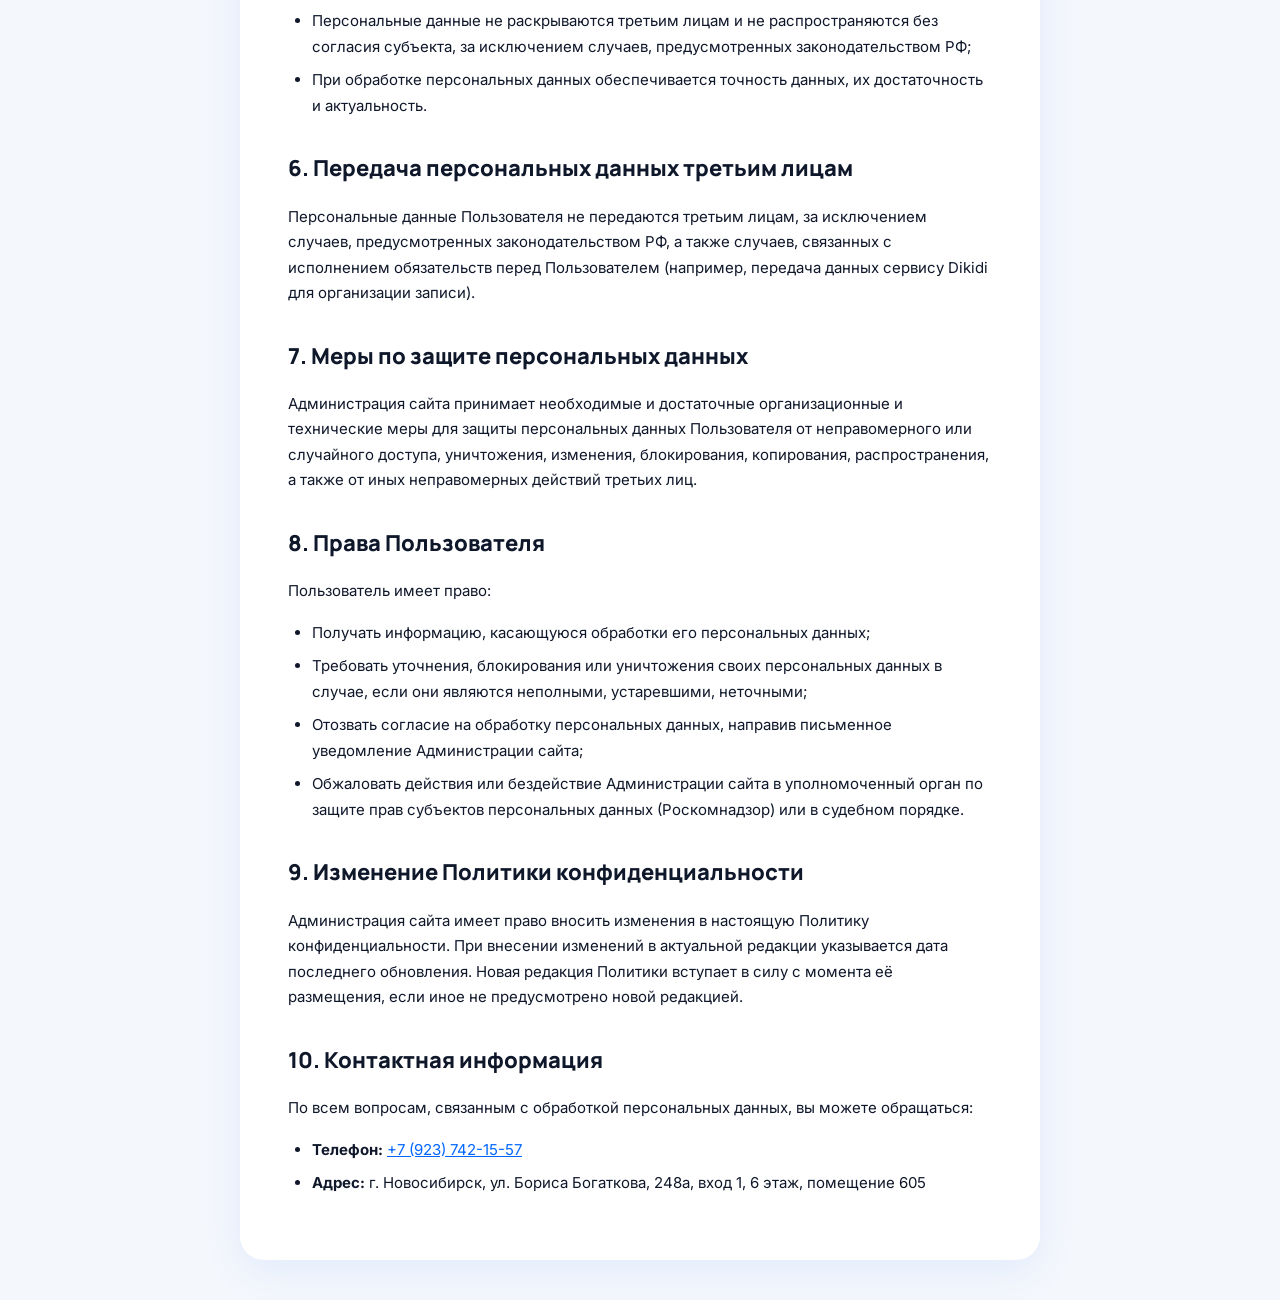
<file: privacy.html>
<!DOCTYPE html>
<html lang="ru">
<head>
    <meta charset="UTF-8" />
    <meta name="viewport" content="width=device-width, initial-scale=1.0" />
    <title>Политика конфиденциальности — МИНУСРАЗМЕР Новосибирск</title>
    <meta name="robots" content="noindex, nofollow" />
    <link href="https://fonts.googleapis.com/css2?family=Inter:wght@300;400;500;600&family=Manrope:wght@600;700;800;900&display=swap" rel="stylesheet" />
    <style>
        * { margin: 0; padding: 0; box-sizing: border-box; }
        body {
            font-family: 'Inter', sans-serif;
            background: #F4F7FC;
            color: #0F172A;
            line-height: 1.7;
            padding: 40px 20px;
        }
        .container {
            max-width: 800px;
            margin: 0 auto;
            background: #fff;
            padding: 48px;
            border-radius: 24px;
            box-shadow: 0 10px 40px rgba(0, 102, 255, 0.08);
        }
        h1 {
            font-family: 'Manrope', sans-serif;
            font-size: 32px;
            font-weight: 900;
            margin-bottom: 24px;
            color: #0047B3;
        }
        h2 {
            font-family: 'Manrope', sans-serif;
            font-size: 22px;
            font-weight: 800;
            margin: 32px 0 16px;
            color: #0F172A;
        }
        p { margin-bottom: 16px; font-size: 15px; }
        ul { margin: 16px 0 16px 24px; }
        li { margin-bottom: 8px; font-size: 15px; }
        .back-link {
            display: inline-block;
            margin-bottom: 32px;
            color: #0066FF;
            text-decoration: none;
            font-weight: 600;
            font-size: 15px;
        }
        .back-link:hover { text-decoration: underline; }
        .date {
            color: #64748B;
            font-size: 14px;
            margin-bottom: 32px;
            padding-bottom: 24px;
            border-bottom: 1px solid #E2E8F0;
        }
        @media (max-width: 600px) {
            .container { padding: 24px; }
            h1 { font-size: 24px; }
            h2 { font-size: 18px; }
        }
    </style>
</head>
<body>
    <div class="container">
        <a href="/" class="back-link">← Вернуться на сайт</a>
        <h1>Политика конфиденциальности</h1>
        <div class="date">Дата публикации: 6 октября 2026 г.</div>

        <h2>1. Общие положения</h2>
        <p>Настоящая Политика конфиденциальности (далее — Политика) действует в отношении всей информации, которую сайт «МИНУСРАЗМЕР» (минусразмер.рф), расположенный по адресу: г. Новосибирск, ул. Бориса Богаткова, 248а, вход 1, 6 этаж, помещение 605, может получить о Пользователе во время использования сайта.</p>
        <p>Использование сайта означает ознакомление Пользователя с настоящей Политикой. Отдельные виды обработки персональных данных и использование аналитики осуществляются при наличии соответствующего правового основания, включая согласие Пользователя в случаях, предусмотренных законодательством.</p>

        <h2>2. Персональные данные Пользователя</h2>
        <p>Под персональными данными понимается любая информация, относящаяся к прямо или косвенно определённому физическому лицу (субъекту персональных данных).</p>
        <p>Сайт может обрабатывать следующие персональные данные Пользователя:</p>
        <ul>
            <li>Фамилия, имя, отчество;</li>
            <li>Контактный телефон;</li>
            <li>Адрес электронной почты;</li>
            <li>Данные, полученные при использовании виджета записи Dikidi.</li>
        </ul>

        <h2>3. Цели обработки персональных данных</h2>
        <p>Администрация сайта обрабатывает персональные данные Пользователя в следующих целях:</p>
        <ul>
            <li>Запись на консультацию и оказание услуг;</li>
            <li>Связь с Пользователем (телефон, электронная почта) для уточнения деталей записи;</li>
            <li>Предоставление информации об услугах и обработка обращений Пользователя;</li>
            <li>Улучшение качества обслуживания клиентов.</li>
        </ul>

        <h2>4. Правовые основания обработки</h2>
        <p>Обработка персональных данных осуществляется на основании:</p>
        <ul>
            <li>Федерального закона от 27.07.2006 № 152-ФЗ «О персональных данных»;</li>
            <li>Согласия субъекта персональных данных на обработку его персональных данных в случаях, когда такое согласие требуется законодательством.</li>
        </ul>

        <h2>5. Порядок и условия обработки персональных данных</h2>
        <p>Обработка персональных данных осуществляется с соблюдением принципов и правил, предусмотренных Федеральным законом № 152-ФЗ:</p>
        <ul>
            <li>Персональные данные обрабатываются законно и справедливо;</li>
            <li>Содержание и объём обрабатываемых персональных данных соответствуют заявленным целям обработки;</li>
            <li>Персональные данные не раскрываются третьим лицам и не распространяются без согласия субъекта, за исключением случаев, предусмотренных законодательством РФ;</li>
            <li>При обработке персональных данных обеспечивается точность данных, их достаточность и актуальность.</li>
        </ul>

        <h2>6. Передача персональных данных третьим лицам</h2>
        <p>Персональные данные Пользователя не передаются третьим лицам, за исключением случаев, предусмотренных законодательством РФ, а также случаев, связанных с исполнением обязательств перед Пользователем (например, передача данных сервису Dikidi для организации записи).</p>

        <h2>7. Меры по защите персональных данных</h2>
        <p>Администрация сайта принимает необходимые и достаточные организационные и технические меры для защиты персональных данных Пользователя от неправомерного или случайного доступа, уничтожения, изменения, блокирования, копирования, распространения, а также от иных неправомерных действий третьих лиц.</p>

        <h2>8. Права Пользователя</h2>
        <p>Пользователь имеет право:</p>
        <ul>
            <li>Получать информацию, касающуюся обработки его персональных данных;</li>
            <li>Требовать уточнения, блокирования или уничтожения своих персональных данных в случае, если они являются неполными, устаревшими, неточными;</li>
            <li>Отозвать согласие на обработку персональных данных, направив письменное уведомление Администрации сайта;</li>
            <li>Обжаловать действия или бездействие Администрации сайта в уполномоченный орган по защите прав субъектов персональных данных (Роскомнадзор) или в судебном порядке.</li>
        </ul>

        <h2>9. Изменение Политики конфиденциальности</h2>
        <p>Администрация сайта имеет право вносить изменения в настоящую Политику конфиденциальности. При внесении изменений в актуальной редакции указывается дата последнего обновления. Новая редакция Политики вступает в силу с момента её размещения, если иное не предусмотрено новой редакцией.</p>

        <h2>10. Контактная информация</h2>
        <p>По всем вопросам, связанным с обработкой персональных данных, вы можете обращаться:</p>
        <ul>
            <li><strong>Телефон:</strong> <a href="tel:+79237421557" style="color: #0066FF;">+7 (923) 742-15-57</a></li>
            <li><strong>Адрес:</strong> г. Новосибирск, ул. Бориса Богаткова, 248а, вход 1, 6 этаж, помещение 605</li>
        </ul>
    </div>
</body>
</html>
</file>
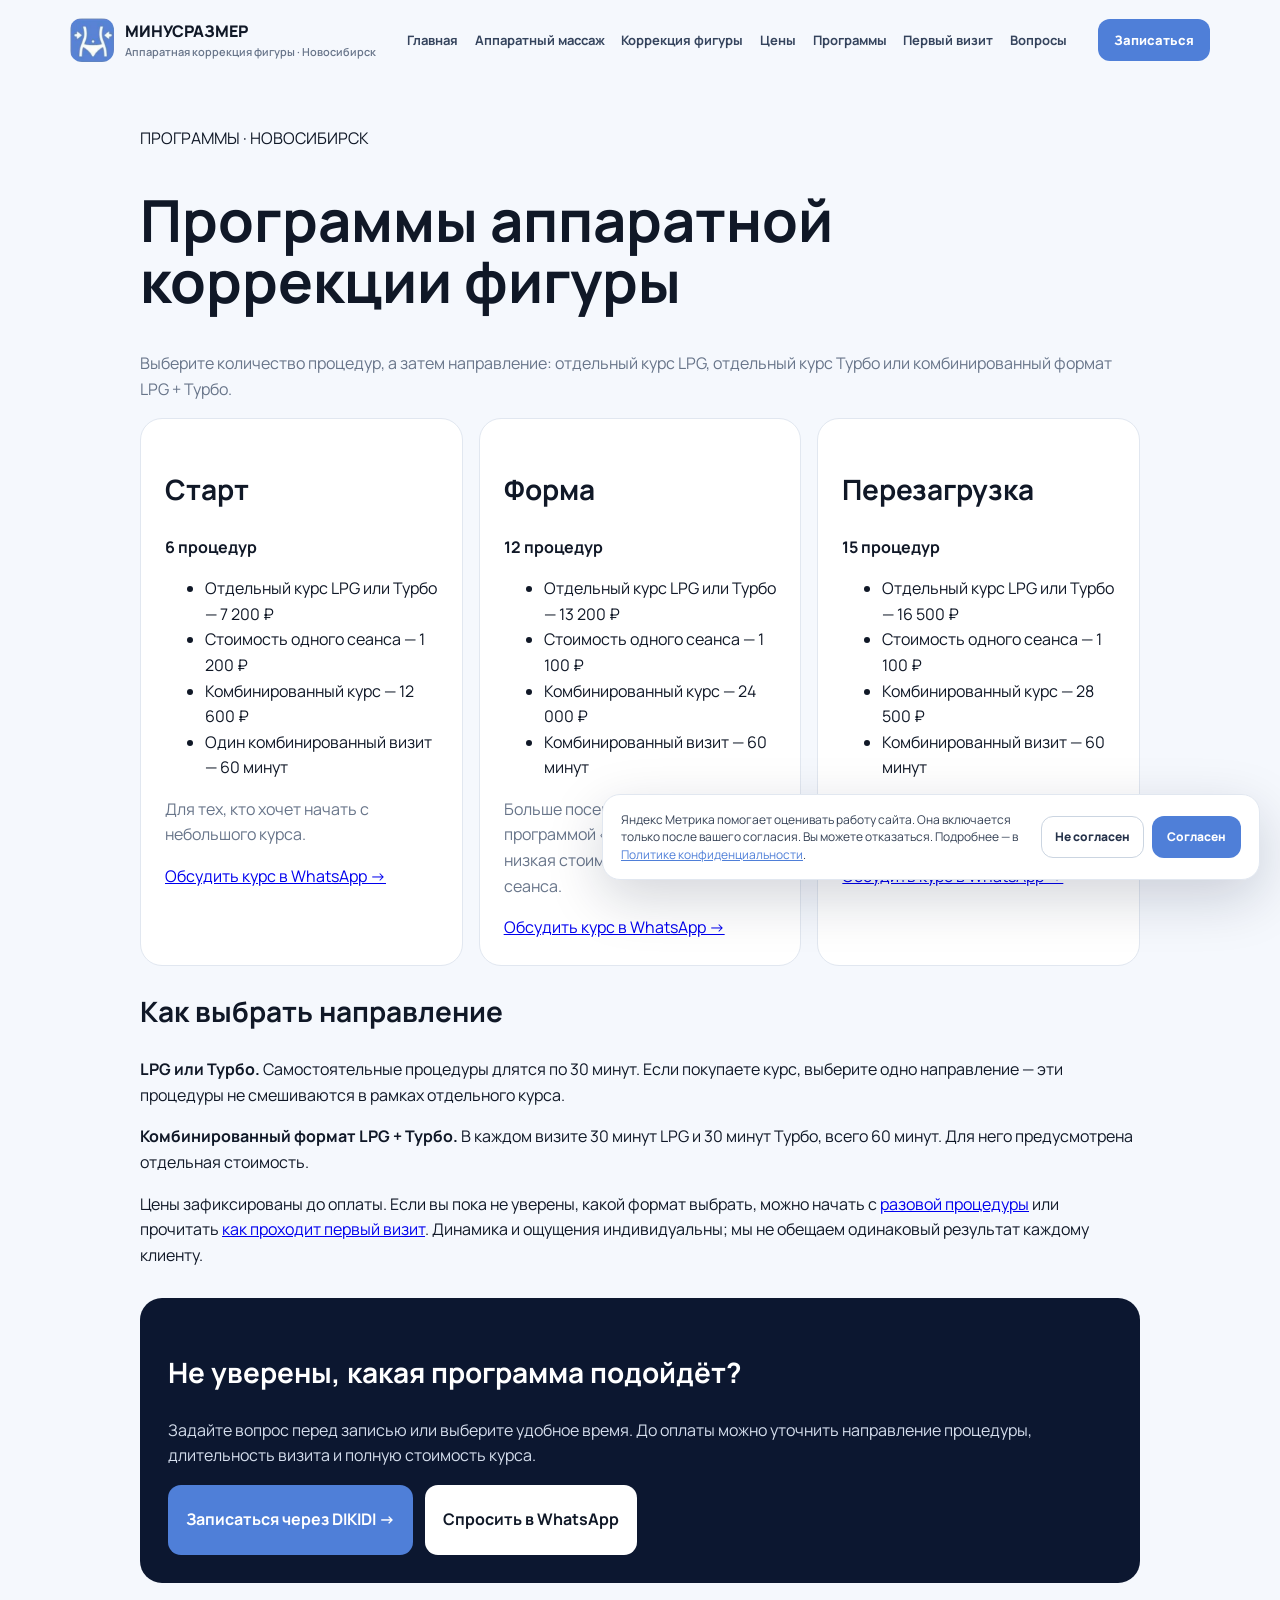
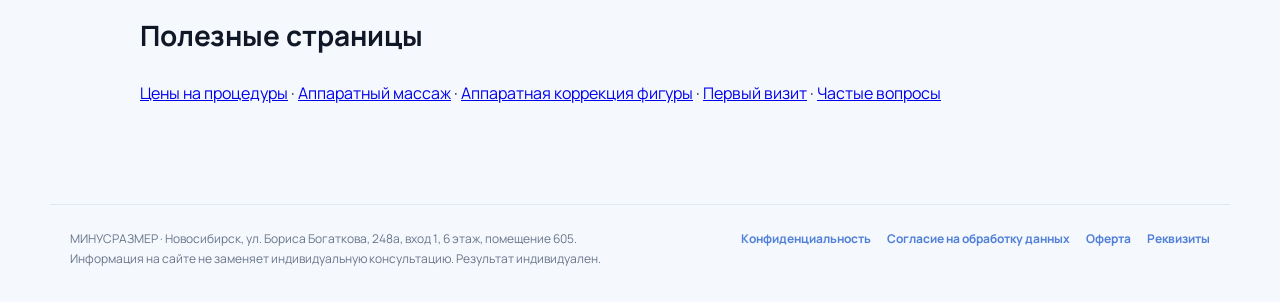
<file: programmy.html>
<!doctype html><html lang="ru"><head><meta charset="utf-8"><meta name="viewport" content="width=device-width,initial-scale=1"><meta name="robots" content="index,follow"><link rel="canonical" href="https://xn--80akfctdeyeev.xn--p1ai/programmy.html">
<meta name="theme-color" content="#4f7fd8">
<link rel="icon" href="/favicon.ico" sizes="any">
<link rel="icon" type="image/png" sizes="32x32" href="/favicon-32x32.png">
<link rel="apple-touch-icon" href="/apple-touch-icon.png">
<link rel="manifest" href="/site.webmanifest">
<meta property="og:type" content="website">
<meta property="og:locale" content="ru_RU">
<meta property="og:site_name" content="МИНУСРАЗМЕР">
<meta property="og:title" content="Программы коррекции фигуры в Новосибирске — МИНУСРАЗМЕР">
<meta property="og:description" content="Программы МИНУСРАЗМЕР: 6, 12 и 15 процедур аппаратного массажа в Новосибирске с разным объёмом сопровождения.">
<meta property="og:url" content="https://xn--80akfctdeyeev.xn--p1ai/programmy.html">
<meta property="og:image" content="https://xn--80akfctdeyeev.xn--p1ai/assets/hero-visual.png">
<meta name="twitter:card" content="summary_large_image">
<meta name="twitter:title" content="Программы коррекции фигуры в Новосибирске — МИНУСРАЗМЕР">
<meta name="twitter:description" content="Программы МИНУСРАЗМЕР: 6, 12 и 15 процедур аппаратного массажа в Новосибирске с разным объёмом сопровождения.">
<meta name="twitter:image" content="https://xn--80akfctdeyeev.xn--p1ai/assets/hero-visual.png">
<title>Программы коррекции фигуры в Новосибирске — МИНУСРАЗМЕР</title><meta name="description" content="Программы МИНУСРАЗМЕР: 6, 12 и 15 процедур аппаратного массажа в Новосибирске с разным объёмом сопровождения."><style>body{margin:0;background:#f5f8fd;color:#101827;font-family:Arial,sans-serif;line-height:1.6}.w{max-width:1000px;margin:auto;padding:30px 20px}h1{font-size:clamp(38px,6vw,58px);line-height:1.05}h2{font-size:28px}.lead,.muted{color:#68758a}.grid{display:grid;grid-template-columns:repeat(3,1fr);gap:16px}.card{background:#fff;border:1px solid #e1e7f0;border-radius:22px;padding:24px}.cta{margin:30px 0;padding:28px;border-radius:22px;background:#0c1730;color:#fff}.cta p{color:#d5deed}.cta-actions{display:flex;flex-wrap:wrap;gap:12px}.cta a{display:inline-flex;align-items:center;justify-content:center;min-height:46px;padding:12px 18px;border-radius:13px;background:#4f7fd8;color:#fff;text-decoration:none;font-weight:700}.cta a.secondary{background:#fff;color:#101827}@media(max-width:700px){.grid{grid-template-columns:1fr}.cta-actions a{width:100%}}</style><script type="application/ld+json">
{
  "@context": "https://schema.org",
  "@type": "BreadcrumbList",
  "itemListElement": [
    {
      "@type": "ListItem",
      "position": 1,
      "name": "Главная",
      "item": "https://xn--80akfctdeyeev.xn--p1ai/"
    },
    {
      "@type": "ListItem",
      "position": 2,
      "name": "Программы коррекции фигуры",
      "item": "https://xn--80akfctdeyeev.xn--p1ai/programmy.html"
    }
  ]
}
</script>
<script type="application/ld+json">
{
  "@context": "https://schema.org",
  "@type": "OfferCatalog",
  "name": "Программы коррекции фигуры МИНУСРАЗМЕР",
  "itemListElement": [
    {
      "@type": "Offer",
      "name": "Курс Старт — LPG или Турбо",
      "priceCurrency": "RUB",
      "price": "7200",
      "description": "6 процедур; отдельный курс LPG или Турбо — 7 200 ₽; комбинированный LPG + Турбо — 12 600 ₽",
      "itemOffered": {
        "@type": "Service",
        "name": "Курс Старт — LPG или Турбо",
        "provider": {
          "@type": "BeautySalon",
          "name": "МИНУСРАЗМЕР",
          "url": "https://xn--80akfctdeyeev.xn--p1ai/"
        }
      }
    },
    {
      "@type": "Offer",
      "name": "Курс Форма — LPG или Турбо",
      "priceCurrency": "RUB",
      "price": "13200",
      "description": "12 процедур; отдельный курс LPG или Турбо — 13 200 ₽; комбинированный LPG + Турбо — 24 000 ₽",
      "itemOffered": {
        "@type": "Service",
        "name": "Курс Форма — LPG или Турбо",
        "provider": {
          "@type": "BeautySalon",
          "name": "МИНУСРАЗМЕР",
          "url": "https://xn--80akfctdeyeev.xn--p1ai/"
        }
      }
    },
    {
      "@type": "Offer",
      "name": "Курс Перезагрузка — LPG или Турбо",
      "priceCurrency": "RUB",
      "price": "16500",
      "description": "15 процедур; отдельный курс LPG или Турбо — 16 500 ₽; комбинированный LPG + Турбо — 28 500 ₽",
      "itemOffered": {
        "@type": "Service",
        "name": "Курс Перезагрузка — LPG или Турбо",
        "provider": {
          "@type": "BeautySalon",
          "name": "МИНУСРАЗМЕР",
          "url": "https://xn--80akfctdeyeev.xn--p1ai/"
        }
      }
    }
  ]
}
</script>
<link rel="preconnect" href="https://fonts.googleapis.com"><link rel="preconnect" href="https://fonts.gstatic.com" crossorigin><link href="https://fonts.googleapis.com/css2?family=Manrope:wght@400;500;600;700;800&display=swap" rel="stylesheet"><link rel="stylesheet" href="/assets/page-shell.css"></head><body><header class="site-header"><a class="site-brand" href="/"><img src="/logo.png" alt="" width="44" height="44" decoding="async"><span>МИНУСРАЗМЕР<small>Аппаратная коррекция фигуры · Новосибирск</small></span></a><nav class="site-nav" aria-label="Основная навигация"><a href="/">Главная</a><a href="/apparatnyy-massazh.html">Аппаратный массаж</a><a href="/apparatnaya-korrekciya-figury.html">Коррекция фигуры</a><a href="/ceny.html">Цены</a><a href="/programmy.html">Программы</a><a href="/pervyy-vizit.html">Первый визит</a><a href="/faq.html">Вопросы</a></nav><a class="site-book" href="https://dikidi.ru/#widget=214517" data-track="booking_dikidi">Записаться</a></header><main class="w"><p>ПРОГРАММЫ · НОВОСИБИРСК</p><h1>Программы аппаратной коррекции фигуры</h1><p class="lead">Выберите количество процедур, а затем направление: отдельный курс LPG, отдельный курс Турбо или комбинированный формат LPG + Турбо.</p><div class="grid">
<div class="card"><h2>Старт</h2><p><strong>6 процедур</strong></p><ul><li>Отдельный курс LPG или Турбо — 7 200 ₽</li><li>Стоимость одного сеанса — 1 200 ₽</li><li>Комбинированный курс — 12 600 ₽</li><li>Один комбинированный визит — 60 минут</li></ul><p class="muted">Для тех, кто хочет начать с небольшого курса.</p><a class="btn" data-track="booking_program_start" href="https://wa.me/79237421557?text=%D0%97%D0%B4%D1%80%D0%B0%D0%B2%D1%81%D1%82%D0%B2%D1%83%D0%B9%D1%82%D0%B5!%20%D0%A5%D0%BE%D1%87%D1%83%20%D0%B7%D0%B0%D0%BF%D0%B8%D1%81%D0%B0%D1%82%D1%8C%D1%81%D1%8F%20%D0%BD%D0%B0%20%D0%BF%D1%80%D0%BE%D0%B3%D1%80%D0%B0%D0%BC%D0%BC%D1%83%20%C2%AB%D0%A1%D1%82%D0%B0%D1%80%D1%82%C2%BB.%20%D0%9F%D0%BE%D0%BC%D0%BE%D0%B3%D0%B8%D1%82%D0%B5%20%D0%B2%D1%8B%D0%B1%D1%80%D0%B0%D1%82%D1%8C%20%D0%BD%D0%B0%D0%BF%D1%80%D0%B0%D0%B2%D0%BB%D0%B5%D0%BD%D0%B8%D0%B5%3A%20LPG%2C%20Turbo%20%D0%B8%D0%BB%D0%B8%20LPG%20%2B%20Turbo.">Обсудить курс в WhatsApp →</a></div>
<div class="card"><h2>Форма</h2><p><strong>12 процедур</strong></p><ul><li>Отдельный курс LPG или Турбо — 13 200 ₽</li><li>Стоимость одного сеанса — 1 100 ₽</li><li>Комбинированный курс — 24 000 ₽</li><li>Комбинированный визит — 60 минут</li></ul><p class="muted">Больше посещений по сравнению с программой «Старт» и более низкая стоимость отдельного сеанса.</p><a class="btn" data-track="booking_program_form" href="https://wa.me/79237421557?text=%D0%97%D0%B4%D1%80%D0%B0%D0%B2%D1%81%D1%82%D0%B2%D1%83%D0%B9%D1%82%D0%B5!%20%D0%A5%D0%BE%D1%87%D1%83%20%D0%B7%D0%B0%D0%BF%D0%B8%D1%81%D0%B0%D1%82%D1%8C%D1%81%D1%8F%20%D0%BD%D0%B0%20%D0%BF%D1%80%D0%BE%D0%B3%D1%80%D0%B0%D0%BC%D0%BC%D1%83%20%C2%AB%D0%A4%D0%BE%D1%80%D0%BC%D0%B0%C2%BB.%20%D0%9F%D0%BE%D0%BC%D0%BE%D0%B3%D0%B8%D1%82%D0%B5%20%D0%B2%D1%8B%D0%B1%D1%80%D0%B0%D1%82%D1%8C%20%D0%BD%D0%B0%D0%BF%D1%80%D0%B0%D0%B2%D0%BB%D0%B5%D0%BD%D0%B8%D0%B5%3A%20LPG%2C%20Turbo%20%D0%B8%D0%BB%D0%B8%20LPG%20%2B%20Turbo.">Обсудить курс в WhatsApp →</a></div>
<div class="card"><h2>Перезагрузка</h2><p><strong>15 процедур</strong></p><ul><li>Отдельный курс LPG или Турбо — 16 500 ₽</li><li>Стоимость одного сеанса — 1 100 ₽</li><li>Комбинированный курс — 28 500 ₽</li><li>Комбинированный визит — 60 минут</li></ul><p class="muted">Самый продолжительный курс по количеству посещений.</p><a class="btn" data-track="booking_program_reset" href="https://wa.me/79237421557?text=%D0%97%D0%B4%D1%80%D0%B0%D0%B2%D1%81%D1%82%D0%B2%D1%83%D0%B9%D1%82%D0%B5!%20%D0%A5%D0%BE%D1%87%D1%83%20%D0%B7%D0%B0%D0%BF%D0%B8%D1%81%D0%B0%D1%82%D1%8C%D1%81%D1%8F%20%D0%BD%D0%B0%20%D0%BF%D1%80%D0%BE%D0%B3%D1%80%D0%B0%D0%BC%D0%BC%D1%83%20%C2%AB%D0%9F%D0%B5%D1%80%D0%B5%D0%B7%D0%B0%D0%B3%D1%80%D1%83%D0%B7%D0%BA%D0%B0%C2%BB.%20%D0%9F%D0%BE%D0%BC%D0%BE%D0%B3%D0%B8%D1%82%D0%B5%20%D0%B2%D1%8B%D0%B1%D1%80%D0%B0%D1%82%D1%8C%20%D0%BD%D0%B0%D0%BF%D1%80%D0%B0%D0%B2%D0%BB%D0%B5%D0%BD%D0%B8%D0%B5%3A%20LPG%2C%20Turbo%20%D0%B8%D0%BB%D0%B8%20LPG%20%2B%20Turbo.">Обсудить курс в WhatsApp →</a></div>
</div><section><h2>Как выбрать направление</h2><p><strong>LPG или Турбо.</strong> Самостоятельные процедуры длятся по 30 минут. Если покупаете курс, выберите одно направление — эти процедуры не смешиваются в рамках отдельного курса.</p><p><strong>Комбинированный формат LPG + Турбо.</strong> В каждом визите 30 минут LPG и 30 минут Турбо, всего 60 минут. Для него предусмотрена отдельная стоимость.</p><p>Цены зафиксированы до оплаты. Если вы пока не уверены, какой формат выбрать, можно начать с <a href="/ceny.html">разовой процедуры</a> или прочитать <a href="/pervyy-vizit.html">как проходит первый визит</a>. Динамика и ощущения индивидуальны; мы не обещаем одинаковый результат каждому клиенту.</p></section><section class="cta" aria-label="Запись на программу"><h2>Не уверены, какая программа подойдёт?</h2><p>Задайте вопрос перед записью или выберите удобное время. До оплаты можно уточнить направление процедуры, длительность визита и полную стоимость курса.</p><div class="cta-actions"><a href="https://dikidi.ru/#widget=214517" data-track="booking_programs">Записаться через DIKIDI →</a><a class="secondary" href="https://wa.me/79237421557?text=%D0%97%D0%B4%D1%80%D0%B0%D0%B2%D1%81%D1%82%D0%B2%D1%83%D0%B9%D1%82%D0%B5!%20%D0%A5%D0%BE%D1%87%D1%83%20%D1%83%D1%82%D0%BE%D1%87%D0%BD%D0%B8%D1%82%D1%8C%20%D0%BF%D0%BE%20%D0%BF%D1%80%D0%BE%D0%B3%D1%80%D0%B0%D0%BC%D0%BC%D0%B0%D0%BC%20%D0%9C%D0%98%D0%9D%D0%A3%D0%A1%D0%A0%D0%90%D0%97%D0%9C%D0%95%D0%A0." data-track="booking_whatsapp">Спросить в WhatsApp</a></div></section><section aria-label="Полезные страницы"><h2>Полезные страницы</h2><p><a href="/ceny.html">Цены на процедуры</a> · <a href="/apparatnyy-massazh.html">Аппаратный массаж</a> · <a href="/apparatnaya-korrekciya-figury.html">Аппаратная коррекция фигуры</a> · <a href="/pervyy-vizit.html">Первый визит</a> · <a href="/faq.html">Частые вопросы</a></p></section></main><footer class="site-footer"><p>МИНУСРАЗМЕР · Новосибирск, ул. Бориса Богаткова, 248а, вход 1, 6 этаж, помещение 605.<br>Информация на сайте не заменяет индивидуальную консультацию. Результат индивидуален.</p><nav aria-label="Юридическая информация"><a href="/privacy.html">Конфиденциальность</a><a href="/consent.html">Согласие на обработку данных</a><a href="/offer.html">Оферта</a><a href="/requisites.html">Реквизиты</a></nav></footer><script src="/analytics.js" defer></script></body></html>
</file>
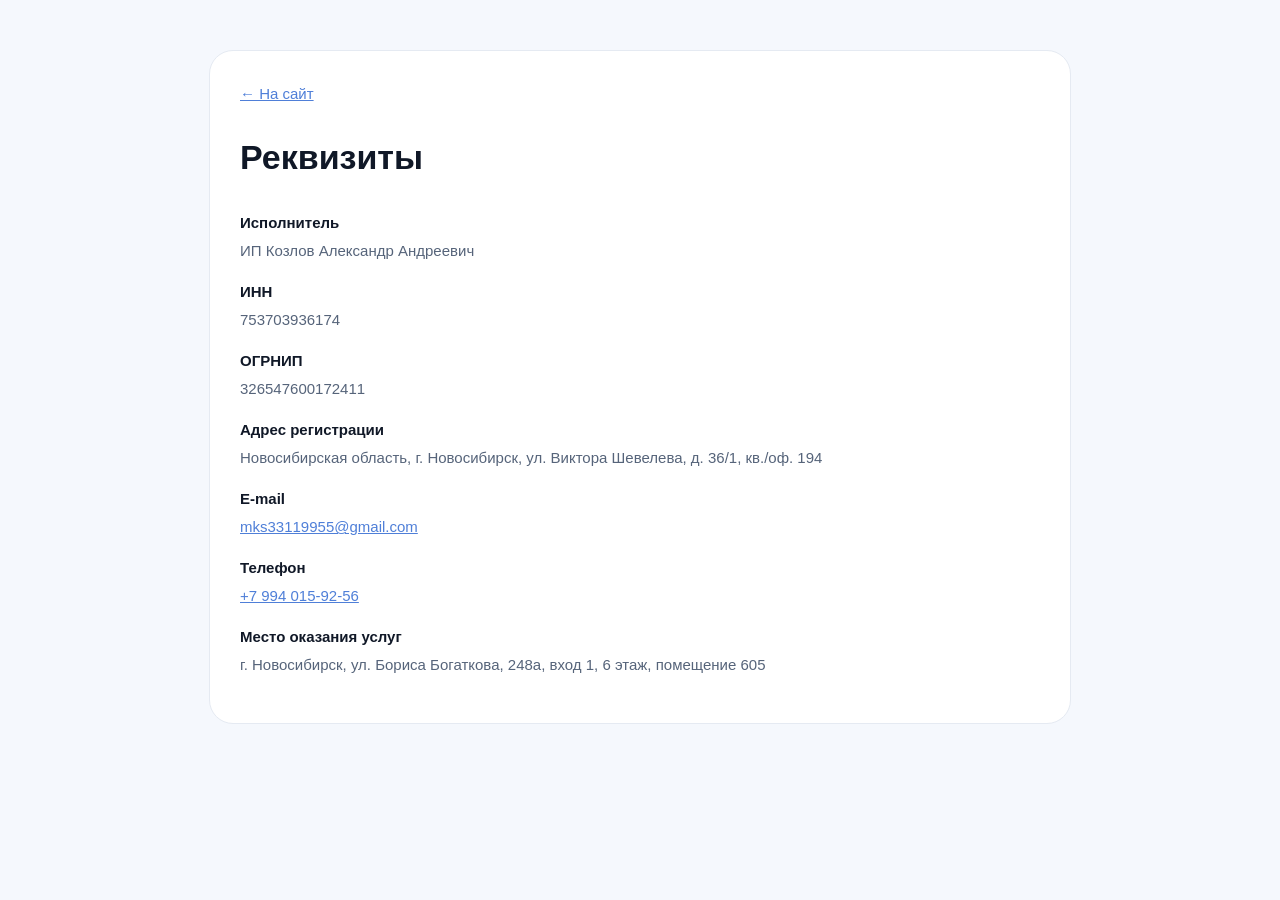
<file: requisites.html>
<!doctype html><html lang="ru"><head><meta name="robots" content="noindex,follow"><meta name="viewport" content="width=device-width,initial-scale=1"><title>Реквизиты — МИНУСРАЗМЕР</title><style>body{margin:0;background:#f5f8fd;color:#101827;font:15px/1.7 Arial,sans-serif}.wrap{max-width:800px;margin:50px auto;padding:30px;background:#fff;border:1px solid #e5eaf2;border-radius:24px}h1{font-size:34px}dt{font-weight:700;margin-top:15px}dd{margin:3px 0 0;color:#56647a}a{color:#4f7fd8}</style></head><body><main class="wrap"><a href="/">← На сайт</a><h1>Реквизиты</h1><dl><dt>Исполнитель</dt><dd>ИП Козлов Александр Андреевич</dd><dt>ИНН</dt><dd>753703936174</dd><dt>ОГРНИП</dt><dd>326547600172411</dd><dt>Адрес регистрации</dt><dd>Новосибирская область, г. Новосибирск, ул. Виктора Шевелева, д. 36/1, кв./оф. 194</dd><dt>E-mail</dt><dd><a href="mailto:mks33119955@gmail.com">mks33119955@gmail.com</a></dd><dt>Телефон</dt><dd><a href="tel:+79940159256">+7 994 015-92-56</a></dd><dt>Место оказания услуг</dt><dd>г. Новосибирск, ул. Бориса Богаткова, 248а, вход 1, 6 этаж, помещение 605</dd></dl></main></body></html>
</file>
<file: assets/page-shell.css>
/* Shared shell for public inner pages. Keep pricing/content in page files. */
:root{--page-ink:#101827;--page-muted:#68758a;--page-blue:#4f7fd8;--page-line:#e1e7f0}
body{font-family:Manrope,Arial,sans-serif;color:var(--page-ink);background:#f5f8fd}
.site-header{box-sizing:border-box;max-width:1180px;margin:0 auto;padding:18px 20px;display:flex;align-items:center;justify-content:space-between;gap:18px}
.site-brand{display:flex;align-items:center;gap:11px;min-width:210px;color:var(--page-ink);text-decoration:none;font-weight:800;line-height:1.2}
.site-brand img{width:44px;height:44px;object-fit:contain;border-radius:12px}
.site-brand small{display:block;margin-top:4px;color:var(--page-muted);font-size:11px;font-weight:600}
.site-nav{display:flex;align-items:center;justify-content:center;gap:clamp(8px,1.3vw,18px);flex-wrap:wrap}
.site-nav a{color:#35445d;text-decoration:none;font-size:13px;font-weight:700}
.site-nav a:hover,.site-nav a:focus-visible{color:var(--page-blue)}
.site-book{flex-shrink:0;display:inline-flex;align-items:center;justify-content:center;min-height:42px;padding:0 16px;border-radius:12px;background:var(--page-blue);color:#fff;text-decoration:none;font-size:13px;font-weight:800}
.site-book:hover,.site-book:focus-visible{background:#386bc9}
.site-footer{box-sizing:border-box;max-width:1180px;margin:52px auto 0;padding:24px 20px 34px;border-top:1px solid var(--page-line);display:flex;align-items:flex-start;justify-content:space-between;gap:20px;color:var(--page-muted);font-size:12px}
.site-footer p{margin:0;max-width:560px}
.site-footer nav{display:flex;flex-wrap:wrap;gap:10px 16px}
.site-footer a{color:#4f7fd8;text-decoration:none;font-weight:700}
.site-footer a:hover,.site-footer a:focus-visible{text-decoration:underline}
.section{margin-top:42px}
.section h2{font-size:clamp(25px,3vw,34px);line-height:1.15}
.card h3{margin-top:0}
.cookie{position:fixed;z-index:9999;right:20px;bottom:20px;display:flex;align-items:center;gap:14px;max-width:min(620px,calc(100% - 40px));padding:16px 18px;background:#fff;border:1px solid #e1e7f0;border-radius:18px;box-shadow:0 18px 55px rgba(12,23,48,.18);font-size:12px;line-height:1.45;color:#344054}
.cookie span{flex:1}
.cookie button{font:inherit}
.cookie-actions{display:flex;gap:8px;flex-shrink:0}
@media(max-width:900px){.site-header{flex-wrap:wrap}.site-nav{order:3;width:100%;justify-content:flex-start;gap:10px 16px}.site-book{margin-left:auto}}
@media(max-width:600px){.cookie{left:10px;right:10px;bottom:10px;max-width:none;width:auto;padding:12px;flex-direction:column;align-items:stretch;gap:10px}.cookie span{font-size:12px}.cookie-actions{width:100%}.cookie-actions button{flex:1;white-space:normal!important}body:has(.mobile-bar) .cookie{bottom:72px}.site-header{padding:14px;gap:12px}.site-brand{min-width:0;flex:1}.site-brand small{font-size:10px}.site-nav{display:flex;flex-wrap:nowrap;overflow-x:auto;padding:2px 0 7px;white-space:nowrap;scrollbar-width:thin}.site-nav a{flex-shrink:0}.site-book{min-height:40px;padding:0 12px}.site-footer{padding:20px 14px 32px;flex-direction:column;gap:14px}.site-footer nav{gap:10px 14px}}
</file>
